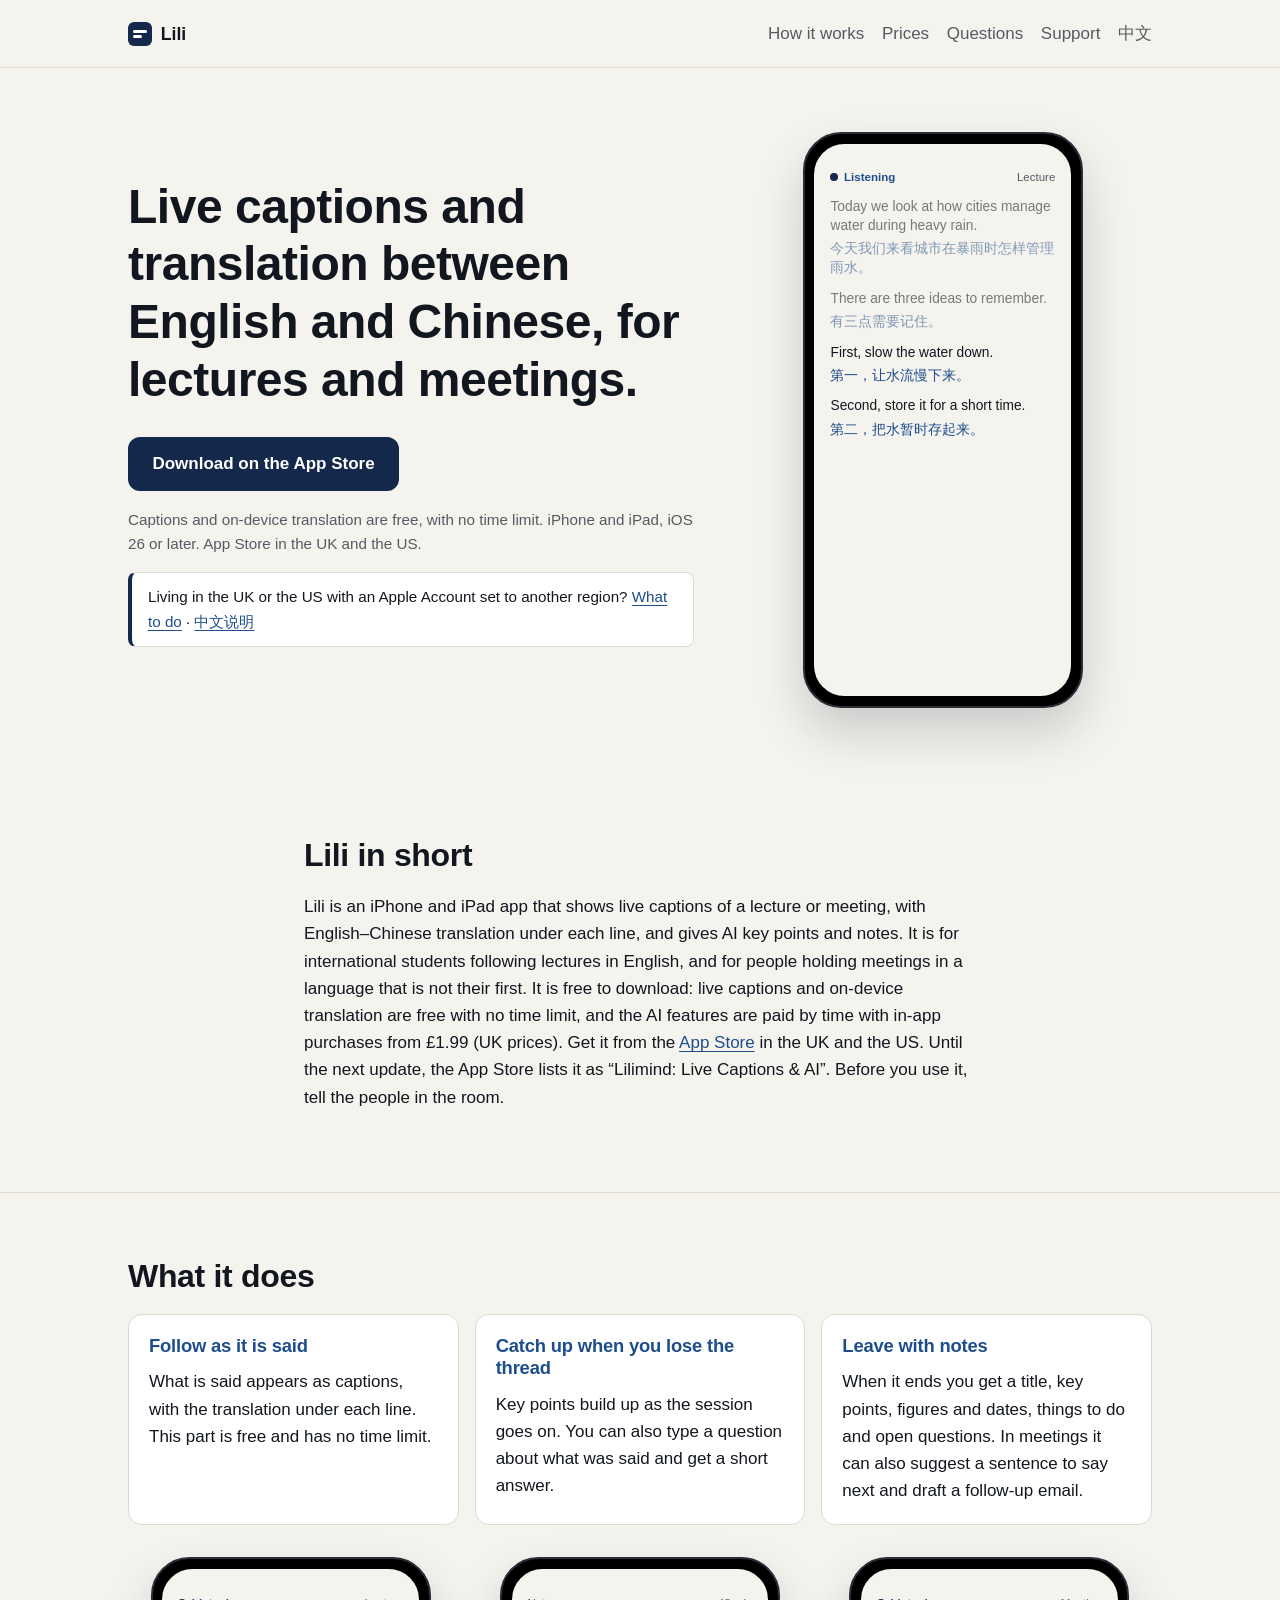
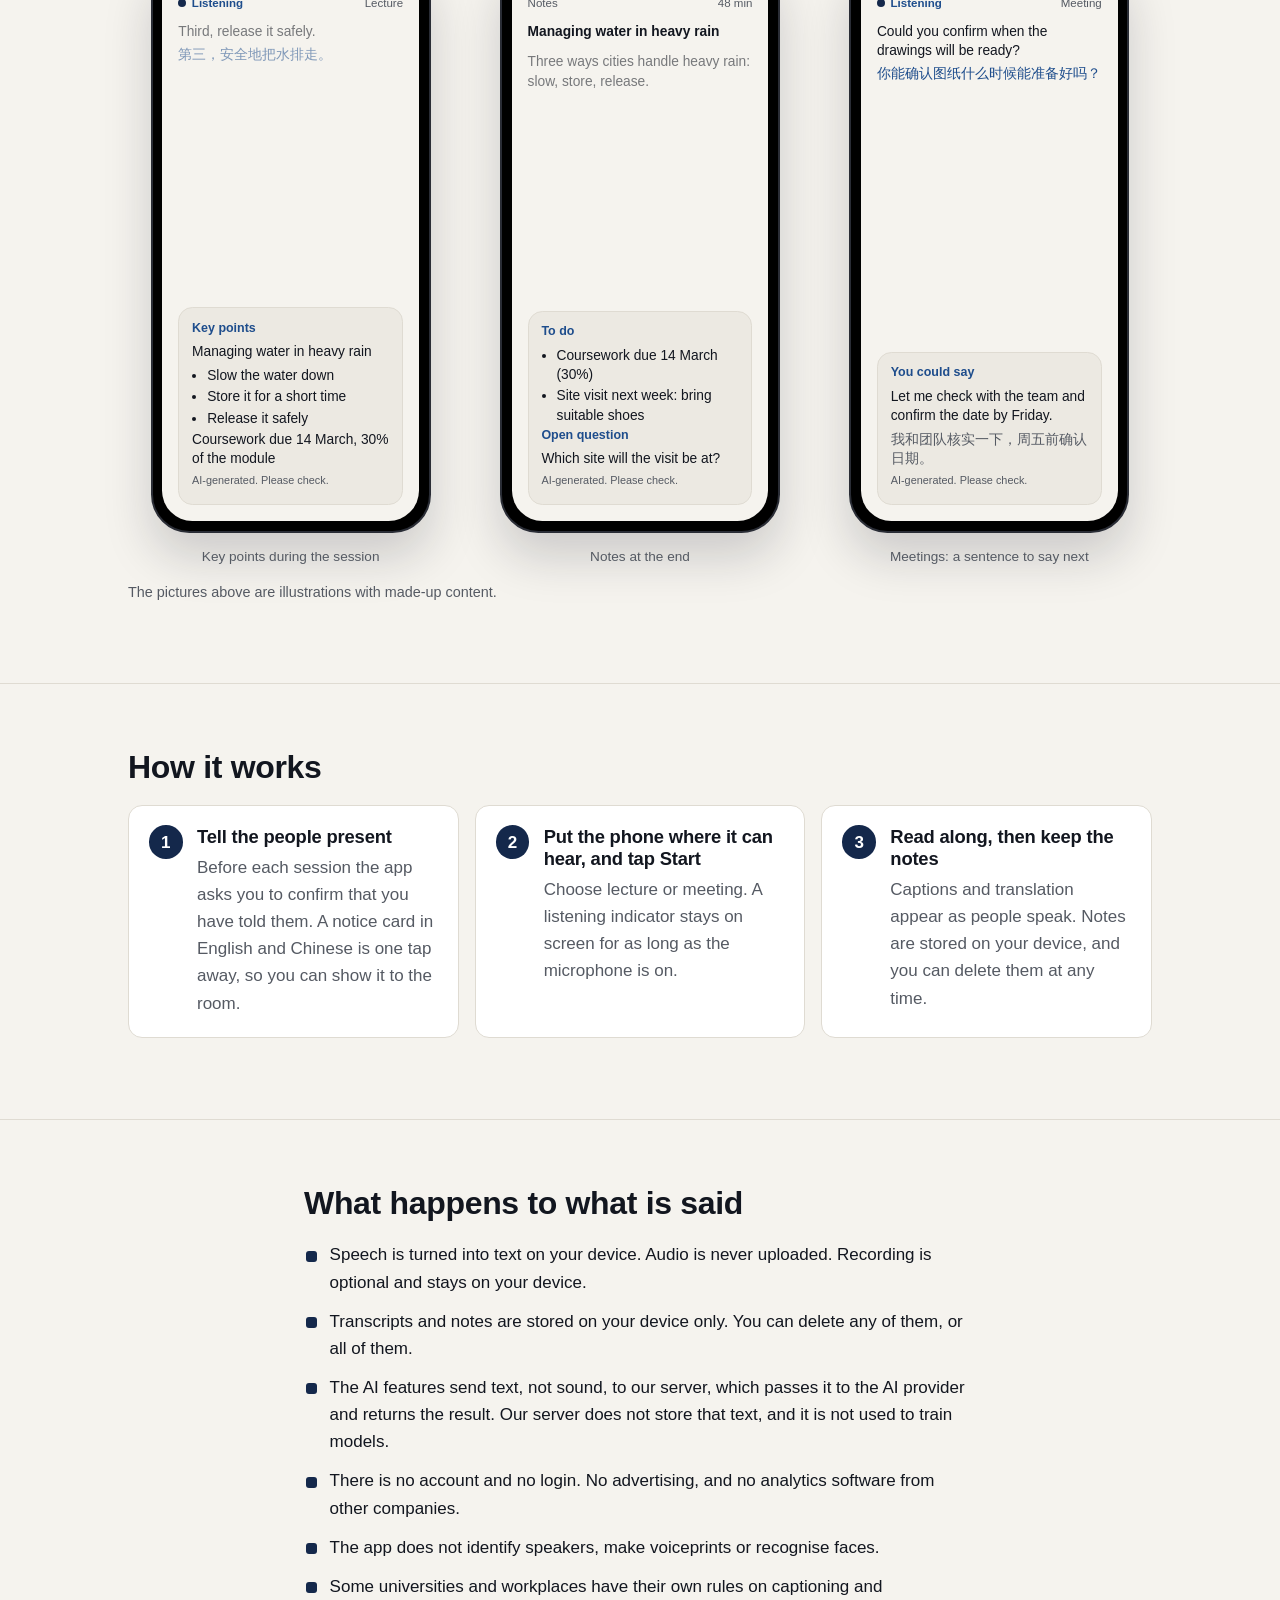
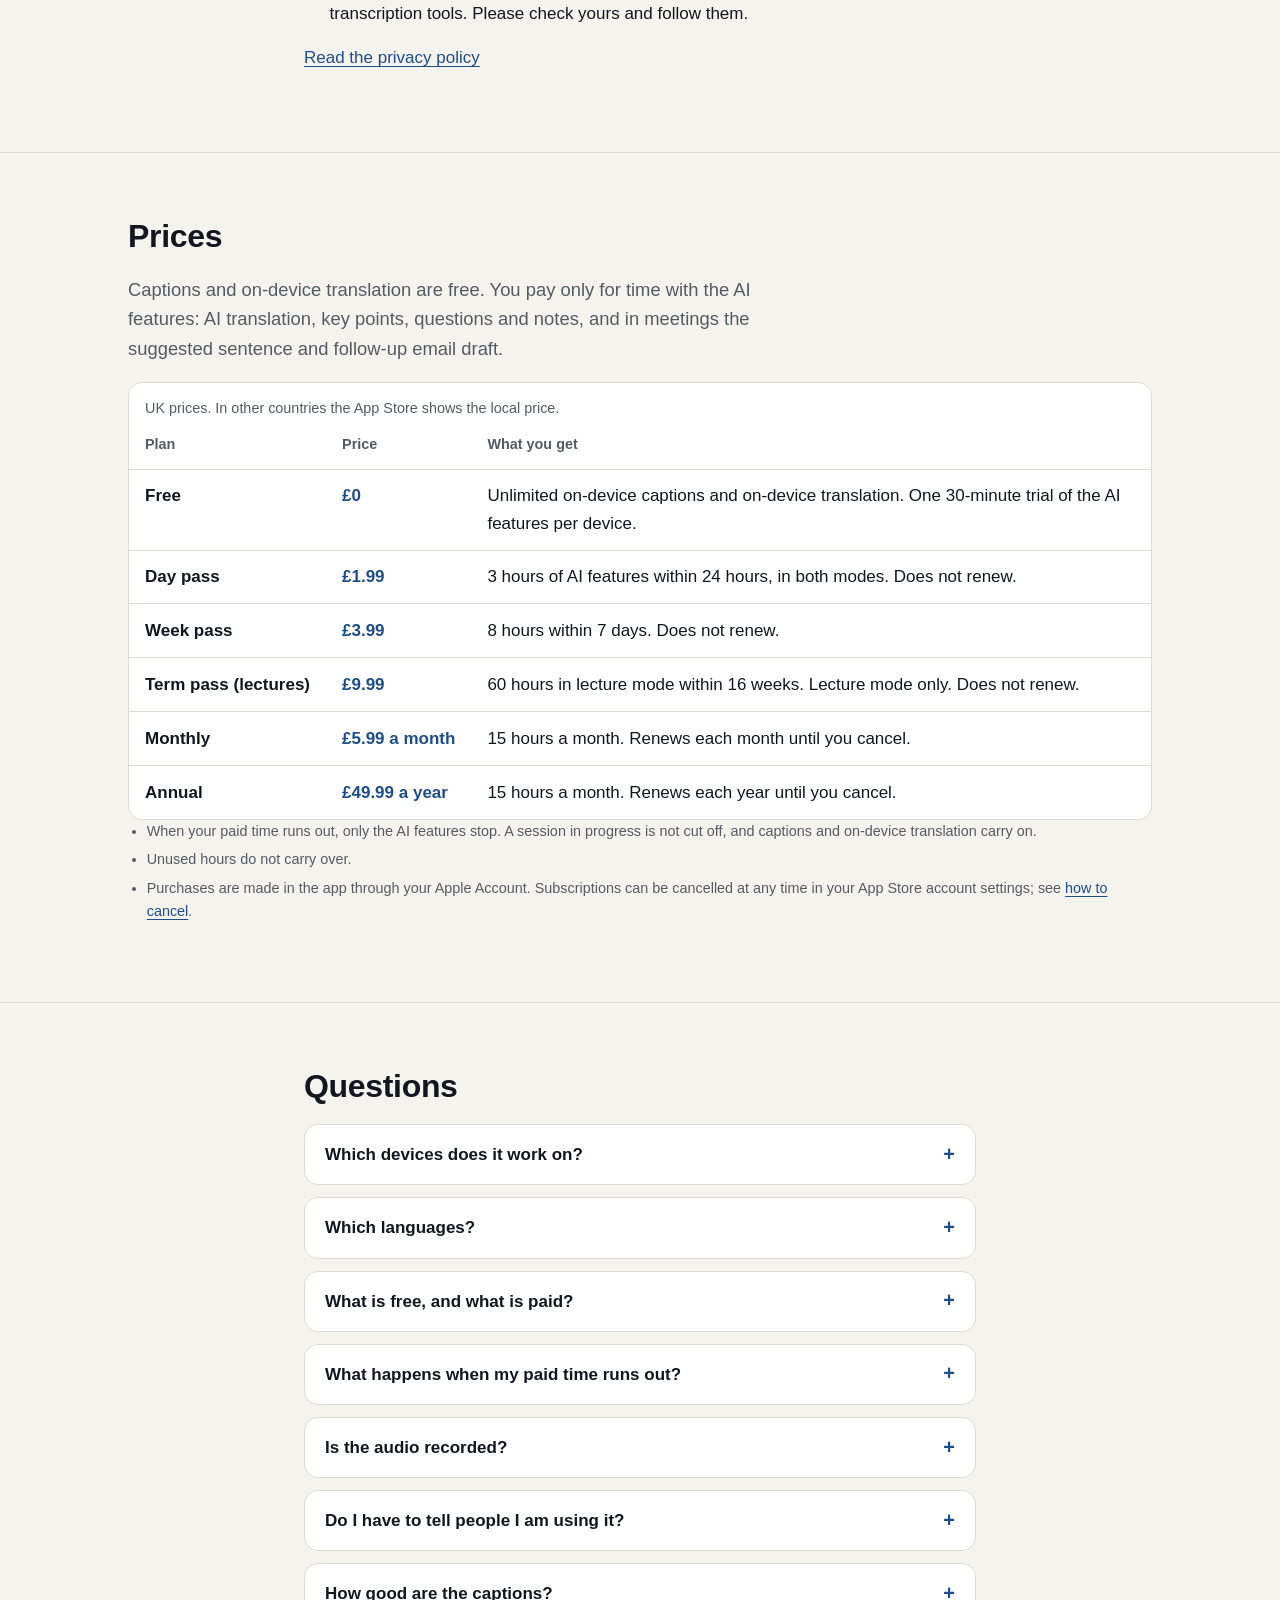
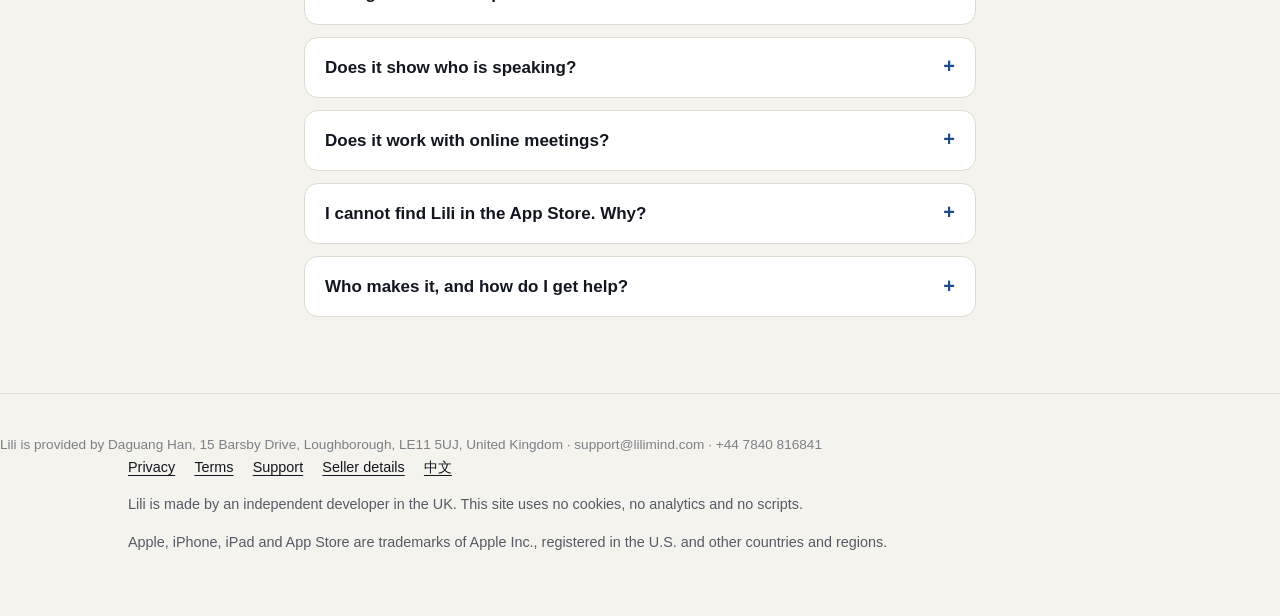
<file: index.html>
<!doctype html>
<html lang="en-GB">
<head>
<meta charset="utf-8">
<meta name="viewport" content="width=device-width, initial-scale=1">
<title>Lili: live English–Chinese captions for lectures and meetings</title>
<meta name="description" content="Lili shows live captions and translation between English and Chinese in lectures and meetings. Free on-device captions. AI key points and notes.">
<meta name="theme-color" content="#F5F3EE" media="(prefers-color-scheme: light)"><meta name="theme-color" content="#0B0F17" media="(prefers-color-scheme: dark)">
<meta name="color-scheme" content="dark">
<link rel="canonical" href="https://lilimind.com/">
<link rel="alternate" hreflang="en" href="https://lilimind.com/">
<link rel="alternate" hreflang="zh-Hans" href="https://lilimind.com/zh/">
<link rel="alternate" hreflang="x-default" href="https://lilimind.com/">
<meta property="og:type" content="website">
<meta property="og:title" content="Lili: live English–Chinese captions for lectures and meetings">
<meta property="og:description" content="Live captions and translation between English and Chinese. Free on-device captions. AI key points and notes.">
<meta property="og:url" content="https://lilimind.com/">
<meta property="og:locale" content="en_GB">
<!-- OG IMAGE SLOT: add <meta property="og:image" content="https://lilimind.com/assets/og.png"> once a 1200 x 630 image exists in assets/ -->
<meta name="apple-itunes-app" content="app-id=6834942605">
<script type="application/ld+json">
{
 "@context": "https://schema.org",
 "@graph": [
  {
   "@type": "MobileApplication",
   "@id": "https://lilimind.com/#app",
   "name": "Lili",
   "alternateName": [
    "Lilimind: Live Captions & AI",
    "Lili live captions"
   ],
   "url": "https://lilimind.com/",
   "downloadUrl": "https://apps.apple.com/app/id6834942605",
   "installUrl": "https://apps.apple.com/app/id6834942605",
   "operatingSystem": "iOS 26 or later, iPadOS 26 or later",
   "availableOnDevice": "iPhone, iPad",
   "applicationCategory": "ProductivityApplication",
   "applicationSubCategory": "Education",
   "countriesSupported": "GB, US",
   "inLanguage": [
    "en",
    "zh-Hans"
   ],
   "isAccessibleForFree": true,
   "offers": {
    "@type": "Offer",
    "price": "0",
    "priceCurrency": "GBP",
    "availability": "https://schema.org/InStock",
    "url": "https://apps.apple.com/app/id6834942605",
    "description": "Free download. Live captions and on-device translation are free with no time limit. AI features are paid by time with in-app purchases: day pass £1.99, week pass £3.99, term pass £9.99, monthly £5.99, annual £49.99 (UK prices)."
   },
   "sameAs": [
    "https://apps.apple.com/app/id6834942605",
    "https://www.youtube.com/@lilimindapp",
    "https://www.instagram.com/lilimindapp/"
   ],
   "description": "Lili shows live captions of a lecture or meeting on iPhone and iPad, with English–Chinese translation under each line, and gives AI key points and notes. Free to download in the UK and US App Store.",
   "featureList": [
    "Live captions of lectures and meetings on iPhone and iPad",
    "English–Chinese translation under each caption line, both directions",
    "AI key points, questions about what was said, and notes",
    "Meeting mode: one suggested sentence to say next, and a follow-up email draft",
    "On-device speech recognition; audio is never uploaded",
    "Built-in notice card to tell the people in the room"
   ]
  },
  {
   "@type": "WebSite",
   "@id": "https://lilimind.com/#website",
   "name": "Lilimind",
   "url": "https://lilimind.com/",
   "inLanguage": [
    "en-GB",
    "zh-Hans"
   ],
   "about": {
    "@id": "https://lilimind.com/#app"
   }
  },
  {
   "@type": "FAQPage",
   "@id": "https://lilimind.com/#faq",
   "inLanguage": "en-GB",
   "mainEntity": [
    {
     "@type": "Question",
     "name": "Which devices does it work on?",
     "acceptedAnswer": {
      "@type": "Answer",
      "text": "iPhone and iPad with iOS 26 or iPadOS 26, or later. There is no Android version."
     }
    },
    {
     "@type": "Question",
     "name": "Which languages?",
     "acceptedAnswer": {
      "@type": "Answer",
      "text": "English and Chinese (Mandarin), in both directions. No other languages in this version."
     }
    },
    {
     "@type": "Question",
     "name": "What is free, and what is paid?",
     "acceptedAnswer": {
      "@type": "Answer",
      "text": "Free, with no time limit: live captions and on-device translation. Each device also gets one 30-minute trial of the AI features. Paid, by time: AI translation, key points, questions about what was said, and notes. In meeting mode, also a suggested sentence to say next and a follow-up email draft."
     }
    },
    {
     "@type": "Question",
     "name": "What happens when my paid time runs out?",
     "acceptedAnswer": {
      "@type": "Answer",
      "text": "Only the AI features stop. The session you are in keeps going, and captions and on-device translation carry on. Passes do not renew, so nothing more is charged unless you buy again."
     }
    },
    {
     "@type": "Question",
     "name": "Do I have to tell people I am using it?",
     "acceptedAnswer": {
      "@type": "Answer",
      "text": "Yes. The app asks you to confirm this before every session, and it has a notice card in English and Chinese that you can show. Some universities and workplaces have their own rules on captioning and transcription tools; check yours first."
     }
    },
    {
     "@type": "Question",
     "name": "Does it work with online meetings?",
     "acceptedAnswer": {
      "@type": "Answer",
      "text": "It captions what the device microphone can hear. It does not join an online meeting as a participant."
     }
    }
   ]
  }
 ]
}
</script>
<link rel="icon" href="data:image/svg+xml,%3Csvg xmlns='http://www.w3.org/2000/svg' viewBox='0 0 32 32'%3E%3Crect width='32' height='32' rx='7' fill='%2314284B'/%3E%3Crect x='7' y='12' width='18' height='3.5' rx='1.5' fill='%23F5F1E6'/%3E%3Crect x='7' y='18.5' width='12' height='3.5' rx='1.5' fill='%23C9A961'/%3E%3C/svg%3E">
<link rel="stylesheet" href="styles.css">
</head>
<body>
<a class="skip" href="#main">Skip to content</a>

<header class="site-header">
  <div class="wrap">
    <a class="brand" href="index.html"><span class="brand-mark" aria-hidden="true"></span>Lili</a>
    <nav aria-label="Main">
      <ul class="nav">
        <li><a href="#how">How it works</a></li>
        <li><a href="#prices">Prices</a></li>
        <li><a href="#faq">Questions</a></li>
        <li><a href="support.html">Support</a></li>
        <li><a href="zh/index.html" lang="zh-Hans" hreflang="zh-Hans">中文</a></li>
      </ul>
    </nav>
  </div>
</header>

<main id="main">

<div class="hero">
  <div class="wrap hero-grid">
    <div>
      <h1>Live captions and translation between English and Chinese, for lectures and meetings.</h1>
      <!-- APP STORE BADGE SLOT: replace the text of this link with Apple's official "Download on the App Store" badge image (developer.apple.com/app-store/marketing/guidelines/). Keep the href. -->
      <p><a class="store-btn" href="https://apps.apple.com/app/id6834942605">Download on the App Store</a></p>
      <p class="hero-facts">Captions and on-device translation are free, with no time limit. iPhone and iPad, iOS 26 or later. App Store in the UK and the US.</p>
      <p class="notice-line">Living in the UK or the US with an Apple Account set to another region? <a href="#apple-id">What to do</a> · <a href="zh/index.html#apple-id" lang="zh-Hans" hreflang="zh-Hans">中文说明</a></p>
    </div>

    <!-- SCREENSHOT 1: lecture mode, captions with translation. Replace this whole <figure> with
         <img src="assets/screen-1.png" width="1320" height="2868" alt="..." class="phone-shot"> when the real capture exists. -->
    <figure class="phone" role="img" aria-label="Illustration of the caption screen: English lecture captions with a Chinese translation under each line, and a Listening indicator at the top.">
      <div class="phone-screen">
        <div class="phone-bar"><span class="listening">Listening</span><span>Lecture</span></div>
        <p class="cap dim">Today we look at how cities manage water during heavy rain.</p>
        <p class="tr dim" lang="zh-Hans">今天我们来看城市在暴雨时怎样管理雨水。</p>
        <p class="cap dim">There are three ideas to remember.</p>
        <p class="tr dim" lang="zh-Hans">有三点需要记住。</p>
        <p class="cap">First, slow the water down.</p>
        <p class="tr" lang="zh-Hans">第一，让水流慢下来。</p>
        <p class="cap">Second, store it for a short time.</p>
        <p class="tr" lang="zh-Hans">第二，把水暂时存起来。</p>
      </div>
    </figure>
  </div>
</div>

<section id="about" aria-labelledby="about-h">
  <div class="wrap narrow">
    <h2 id="about-h">Lili in short</h2>
    <p>Lili is an iPhone and iPad app that shows live captions of a lecture or meeting, with English–Chinese translation under each line, and gives AI key points and notes. It is for international students following lectures in English, and for people holding meetings in a language that is not their first. It is free to download: live captions and on-device translation are free with no time limit, and the AI features are paid by time with in-app purchases from £1.99 (UK prices). Get it from the <a href="https://apps.apple.com/app/id6834942605">App Store</a> in the UK and the US.<!-- STORE-NAME-NOTE: delete the next sentence once version 1.1 renames the listing to Lili --> Until the next update, the App Store lists it as “Lilimind: Live Captions &amp; AI”. Before you use it, tell the people in the room.</p>
  </div>
</section>

<section id="what" aria-labelledby="what-h">
  <div class="wrap">
    <h2 id="what-h">What it does</h2>
    <div class="grid three">
      <div class="card">
        <h3>Follow as it is said</h3>
        <p>What is said appears as captions, with the translation under each line. This part is free and has no time limit.</p>
      </div>
      <div class="card">
        <h3>Catch up when you lose the thread</h3>
        <p>Key points build up as the session goes on. You can also type a question about what was said and get a short answer.</p>
      </div>
      <div class="card">
        <h3>Leave with notes</h3>
        <p>When it ends you get a title, key points, figures and dates, things to do and open questions. In meetings it can also suggest a sentence to say next and draft a follow-up email.</p>
      </div>
    </div>

    <div class="phones">
      <div>
        <!-- SCREENSHOT 2: lecture mode with the key-points panel open. Replace this <figure> with the real capture. -->
        <figure class="phone" role="img" aria-label="Illustration of the key points panel: a topic, three points and one date, marked AI-generated, please check.">
          <div class="phone-screen">
            <div class="phone-bar"><span class="listening">Listening</span><span>Lecture</span></div>
            <p class="cap dim">Third, release it safely.</p>
            <p class="tr dim" lang="zh-Hans">第三，安全地把水排走。</p>
            <div class="panel">
              <p class="panel-title">Key points</p>
              <p>Managing water in heavy rain</p>
              <ul>
                <li>Slow the water down</li>
                <li>Store it for a short time</li>
                <li>Release it safely</li>
              </ul>
              <p>Coursework due 14 March, 30% of the module</p>
              <p class="ai-label">AI-generated. Please check.</p>
            </div>
          </div>
        </figure>
        <p class="phone-caption">Key points during the session</p>
      </div>
      <div>
        <!-- SCREENSHOT 3: notes screen after a session ends. Replace this <figure> with the real capture. -->
        <figure class="phone" role="img" aria-label="Illustration of the notes screen: a title, a one-line summary, key points, things to do and an open question, marked AI-generated, please check.">
          <div class="phone-screen">
            <div class="phone-bar"><span>Notes</span><span>48 min</span></div>
            <p class="cap"><strong>Managing water in heavy rain</strong></p>
            <p class="cap dim">Three ways cities handle heavy rain: slow, store, release.</p>
            <div class="panel">
              <p class="panel-title">To do</p>
              <ul>
                <li>Coursework due 14 March (30%)</li>
                <li>Site visit next week: bring suitable shoes</li>
              </ul>
              <p class="panel-title">Open question</p>
              <p>Which site will the visit be at?</p>
              <p class="ai-label">AI-generated. Please check.</p>
            </div>
          </div>
        </figure>
        <p class="phone-caption">Notes at the end</p>
      </div>
      <div>
        <!-- SCREENSHOT 4: meeting mode with the what-to-say card. Replace this <figure> with the real capture. -->
        <figure class="phone" role="img" aria-label="Illustration of meeting mode: a caption with its translation, and a card suggesting one sentence to say next, marked AI-generated, please check.">
          <div class="phone-screen">
            <div class="phone-bar"><span class="listening">Listening</span><span>Meeting</span></div>
            <p class="cap">Could you confirm when the drawings will be ready?</p>
            <p class="tr" lang="zh-Hans">你能确认图纸什么时候能准备好吗？</p>
            <div class="panel">
              <p class="panel-title">You could say</p>
              <p>Let me check with the team and confirm the date by Friday.</p>
              <p class="muted" lang="zh-Hans">我和团队核实一下，周五前确认日期。</p>
              <p class="ai-label">AI-generated. Please check.</p>
            </div>
          </div>
        </figure>
        <p class="phone-caption">Meetings: a sentence to say next</p>
      </div>
    </div>
    <p class="small muted">The pictures above are illustrations with made-up content.</p>
  </div>
</section>

<section id="how" aria-labelledby="how-h">
  <div class="wrap">
    <h2 id="how-h">How it works</h2>
    <ol class="steps grid three">
      <li>
        <h3>Tell the people present</h3>
        <p>Before each session the app asks you to confirm that you have told them. A notice card in English and Chinese is one tap away, so you can show it to the room.</p>
      </li>
      <li>
        <h3>Put the phone where it can hear, and tap Start</h3>
        <p>Choose lecture or meeting. A listening indicator stays on screen for as long as the microphone is on.</p>
      </li>
      <li>
        <h3>Read along, then keep the notes</h3>
        <p>Captions and translation appear as people speak. Notes are stored on your device, and you can delete them at any time.</p>
      </li>
    </ol>
  </div>
</section>

<section id="privacy" aria-labelledby="privacy-h">
  <div class="wrap narrow">
    <h2 id="privacy-h">What happens to what is said</h2>
    <!-- SCREENSHOT 5 slot: the bilingual notice card can be shown here once captured. -->
    <ul class="ticks">
      <li>Speech is turned into text on your device. Audio is never uploaded. Recording is optional and stays on your device.</li>
      <li>Transcripts and notes are stored on your device only. You can delete any of them, or all of them.</li>
      <li>The AI features send text, not sound, to our server, which passes it to the AI provider and returns the result. Our server does not store that text, and it is not used to train models.</li>
      <li>There is no account and no login. No advertising, and no analytics software from other companies.</li>
      <li>The app does not identify speakers, make voiceprints or recognise faces.</li>
      <li>Some universities and workplaces have their own rules on captioning and transcription tools. Please check yours and follow them.</li>
    </ul>
    <p><a href="privacy.html">Read the privacy policy</a></p>
  </div>
</section>

<section id="prices" aria-labelledby="prices-h">
  <div class="wrap">
    <h2 id="prices-h">Prices</h2>
    <p class="lead">Captions and on-device translation are free. You pay only for time with the AI features: AI translation, key points, questions and notes, and in meetings the suggested sentence and follow-up email draft.</p>
    <!-- SCREENSHOT 6 slot: the plans screen can be shown here once captured. -->
    <div class="table-wrap" role="region" aria-labelledby="prices-h" tabindex="0">
      <table role="table">
        <caption>UK prices. In other countries the App Store shows the local price.</caption>
        <thead role="rowgroup">
          <tr role="row"><th scope="col" role="columnheader">Plan</th><th scope="col" role="columnheader">Price</th><th scope="col" role="columnheader">What you get</th></tr>
        </thead>
        <tbody role="rowgroup">
          <tr role="row"><th scope="row" role="rowheader">Free</th><td class="price" role="cell">£0</td><td role="cell">Unlimited on-device captions and on-device translation. One 30-minute trial of the AI features per device.</td></tr>
          <tr role="row"><th scope="row" role="rowheader">Day pass</th><td class="price" role="cell">£1.99</td><td role="cell">3 hours of AI features within 24 hours, in both modes. Does not renew.</td></tr>
          <tr role="row"><th scope="row" role="rowheader">Week pass</th><td class="price" role="cell">£3.99</td><td role="cell">8 hours within 7 days. Does not renew.</td></tr>
          <tr role="row"><th scope="row" role="rowheader">Term pass (lectures)</th><td class="price" role="cell">£9.99</td><td role="cell">60 hours in lecture mode within 16 weeks. Lecture mode only. Does not renew.</td></tr>
          <tr role="row"><th scope="row" role="rowheader">Monthly</th><td class="price" role="cell">£5.99 a month</td><td role="cell">15 hours a month. Renews each month until you cancel.</td></tr>
          <tr role="row"><th scope="row" role="rowheader">Annual</th><td class="price" role="cell">£49.99 a year</td><td role="cell">15 hours a month. Renews each year until you cancel.</td></tr>
        </tbody>
      </table>
    </div>
    <ul class="small muted">
      <li>When your paid time runs out, only the AI features stop. A session in progress is not cut off, and captions and on-device translation carry on.</li>
      <li>Unused hours do not carry over.</li>
      <li>Purchases are made in the app through your Apple Account. Subscriptions can be cancelled at any time in your App Store account settings; see <a href="support.html#cancel">how to cancel</a>.</li>
    </ul>
  </div>
</section>

<section id="faq" aria-labelledby="faq-h">
  <div class="wrap narrow">
    <h2 id="faq-h">Questions</h2>

    <details>
      <summary>Which devices does it work on?</summary>
      <div class="answer">
        <p>iPhone and iPad with iOS 26 or iPadOS 26, or later. There is no Android version.</p>
      </div>
    </details>

    <details>
      <summary>Which languages?</summary>
      <div class="answer">
        <p>English and Chinese (Mandarin), in both directions. No other languages in this version.</p>
      </div>
    </details>

    <details>
      <summary>What is free, and what is paid?</summary>
      <div class="answer">
        <p>Free, with no time limit: live captions and on-device translation. Each device also gets one 30-minute trial of the AI features.</p>
        <p>Paid, by time: AI translation, key points, questions about what was said, and notes. In meeting mode, also a suggested sentence to say next and a follow-up email draft. See <a href="#prices">prices</a>.</p>
      </div>
    </details>

    <details>
      <summary>What happens when my paid time runs out?</summary>
      <div class="answer">
        <p>Only the AI features stop. The session you are in keeps going, and captions and on-device translation carry on. Passes do not renew, so nothing more is charged unless you buy again.</p>
      </div>
    </details>

    <details>
      <summary>Is the audio recorded?</summary>
      <div class="answer">
        <p>Audio is never uploaded. Recording is optional and stays on your device. Speech is turned into text on your device, and the transcript and notes are stored on your device.</p>
        <p>You still need to tell the people present before you start, and to follow the rules of the place you are in. In some US states, including California, everyone taking part must agree before a private conversation is recorded or captured, so ask everyone first, and always before you turn recording on.</p>
      </div>
    </details>

    <details>
      <summary>Do I have to tell people I am using it?</summary>
      <div class="answer">
        <p>Yes. The app asks you to confirm this before every session, and it has a notice card in English and Chinese that you can show. Some universities and workplaces have their own rules on captioning and transcription tools; check yours first.</p>
      </div>
    </details>

    <details>
      <summary>How good are the captions?</summary>
      <div class="answer">
        <p>They contain mistakes, more so with strong accents, background noise, fast speech and specialist terms. We do not publish accuracy figures. The captions are free, so the best test is ten minutes in your own lecture room or meeting.</p>
        <p>Everything the AI features produce is marked "AI-generated. Please check."</p>
      </div>
    </details>

    <details>
      <summary>Does it show who is speaking?</summary>
      <div class="answer">
        <p>No. Captions do not say who is speaking.</p>
      </div>
    </details>

    <details>
      <summary>Does it work with online meetings?</summary>
      <div class="answer">
        <p>It captions what the device microphone can hear. It does not join an online meeting as a participant.</p>
      </div>
    </details>

    <details id="apple-id">
      <summary>I cannot find Lili in the App Store. Why?</summary>
      <div class="answer">
        <p>Lili is on the App Store in the UK and the US only. If you live in the UK or the US but your Apple Account is set to another country or region, the app does not appear in search.</p>
        <p>You can use a second Apple Account, set to the UK or the US, for the App Store only. Your iCloud, photos and messages stay on your main account.</p>
        <ol>
          <li>Create a new Apple Account at account.apple.com with a different email address. Set its country or region to where you live now.</li>
          <li>On the iPhone, open Settings, tap your name, tap Media &amp; Purchases, then Sign Out. This signs out of the store only, not iCloud.</li>
          <li>Tap Media &amp; Purchases again, choose "Not [your name]?" and sign in with the new account.</li>
          <li>Search for Lili and download it. The free captions work straight away.</li>
          <li>To update apps from your first account, switch back the same way.</li>
        </ol>
        <p>Before you do this:</p>
        <ul>
          <li>It takes about ten minutes the first time.</li>
          <li>Apple says you cannot update content bought with a different account from the one signed in, so apps from your first account wait for their updates until you switch back (<a href="https://support.apple.com/en-us/111001">support.apple.com/en-us/111001</a>).</li>
          <li>Apple's help page on music says purchases tied to the account you sign out of are removed from the device. If you keep downloaded music or films from your first account on the phone, expect to download them again.</li>
          <li>Apple describes the Media &amp; Purchases steps in the checklist at <a href="https://support.apple.com/en-us/117294">support.apple.com/en-us/117294</a>.</li>
          <li>The free features need no payment method. To buy a pass or subscribe you need a payment method accepted by the App Store in that country.</li>
          <li>Cloud AI features are not available while you are in mainland China. Captions and on-device translation still work there.</li>
          <li>A purchase belongs to the Apple Account that bought it. To restore a pass or manage a subscription, sign in with that account.</li>
          <li>Choose the country you really live in.</li>
        </ul>
        <p>The other way is to change the region of your existing account. Apple's steps are at <a href="https://support.apple.com/en-us/118283">support.apple.com/en-us/118283</a>. It affects your balance, subscriptions and payment methods, so read them first.</p>
        <p><a href="zh/index.html#apple-id" lang="zh-Hans" hreflang="zh-Hans">中文说明</a></p>
      </div>
    </details>

    <details>
      <summary>Who makes it, and how do I get help?</summary>
      <div class="answer">
        <p>Lili is made by an independent developer in the UK. For help, see the <a href="support.html">support page</a> or write to <a href="mailto:support@lilimind.com">support@lilimind.com</a>.</p>
      </div>
    </details>
  </div>
</section>

</main>

<footer class="site-footer">
      <p class="seller">Lili is provided by Daguang Han, 15 Barsby Drive, Loughborough, LE11 5UJ, United Kingdom · support@lilimind.com · +44 7840 816841</p>
  <div class="wrap">
    <ul>
      <li><a href="privacy.html">Privacy</a></li>
      <li><a href="terms.html">Terms</a></li>
      <li><a href="support.html">Support</a></li>
      <li><a href="support.html#seller">Seller details</a></li>
      <li><a href="zh/index.html" lang="zh-Hans" hreflang="zh-Hans">中文</a></li>
    </ul>
    <p>Lili is made by an independent developer in the UK. This site uses no cookies, no analytics and no scripts.</p>
    <p>Apple, iPhone, iPad and App Store are trademarks of Apple Inc., registered in the U.S. and other countries and regions.</p>
  </div>
</footer>
</body>
</html>
</file>
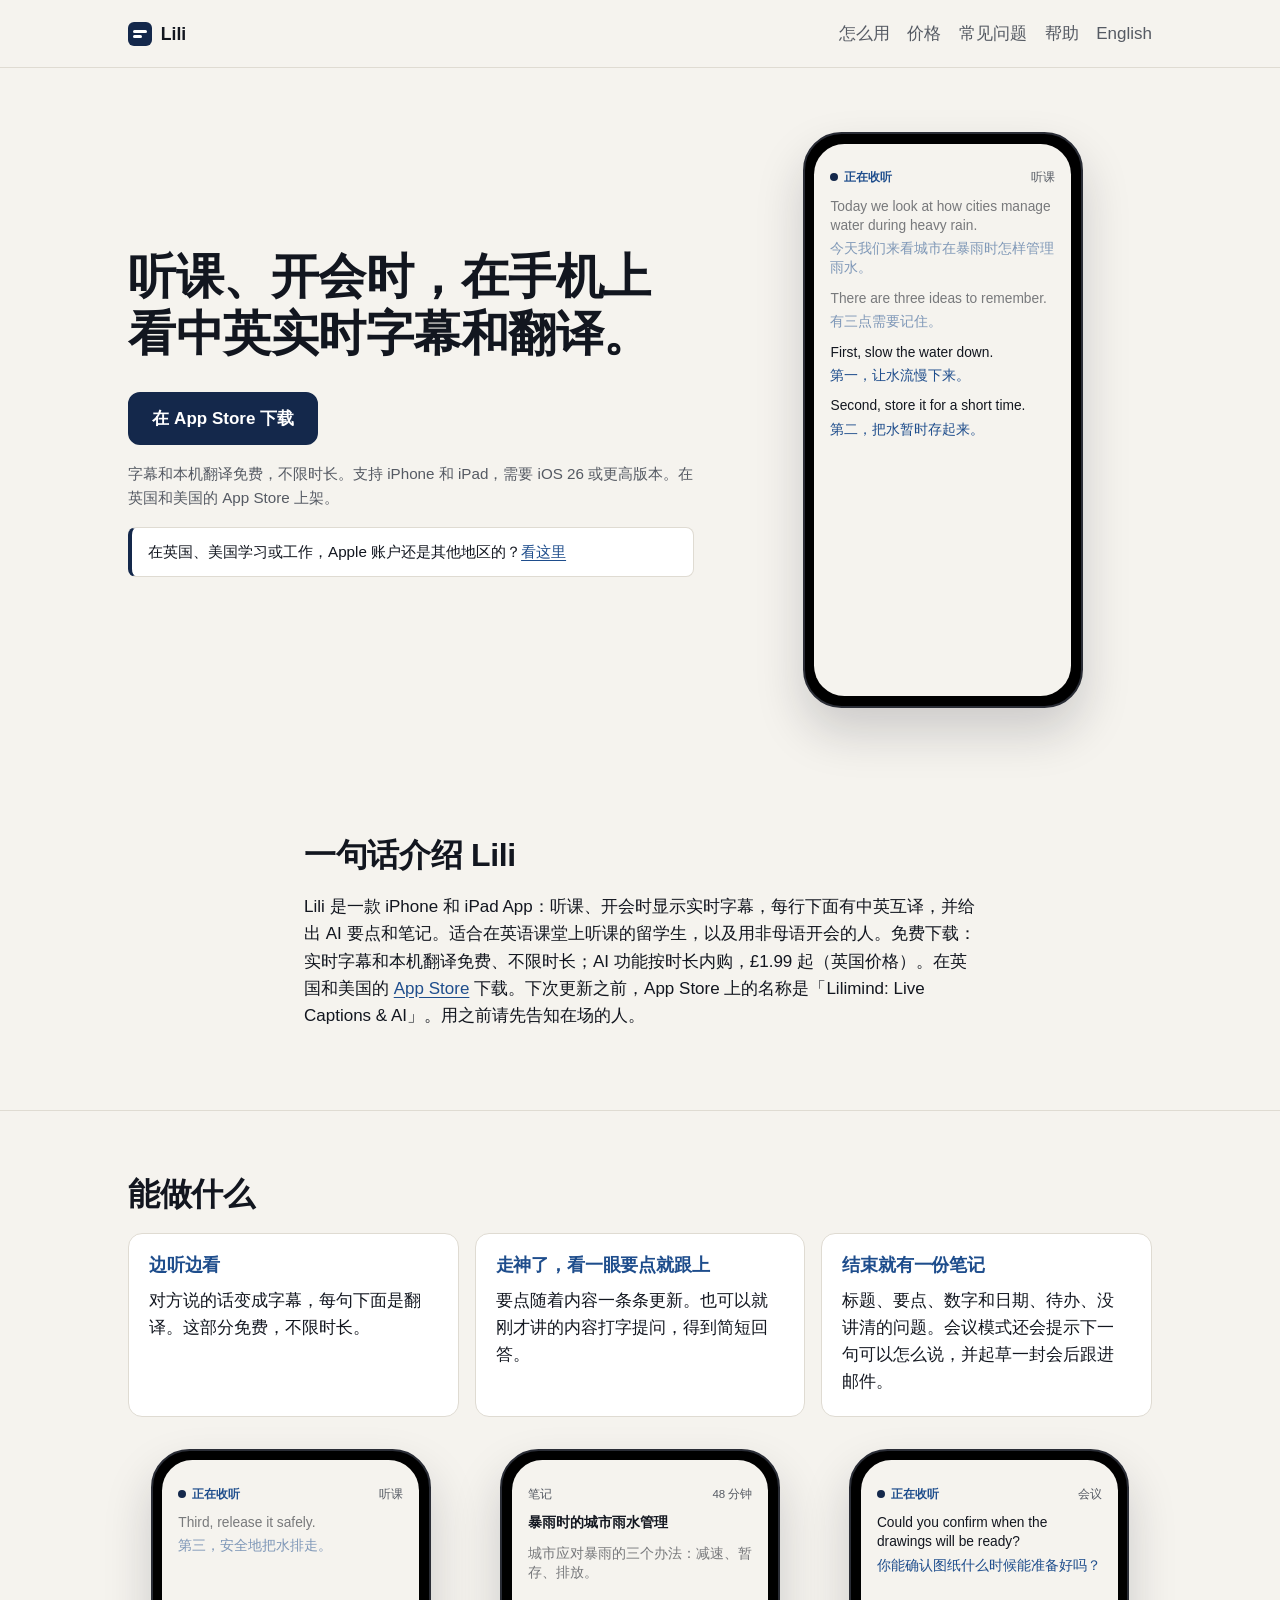
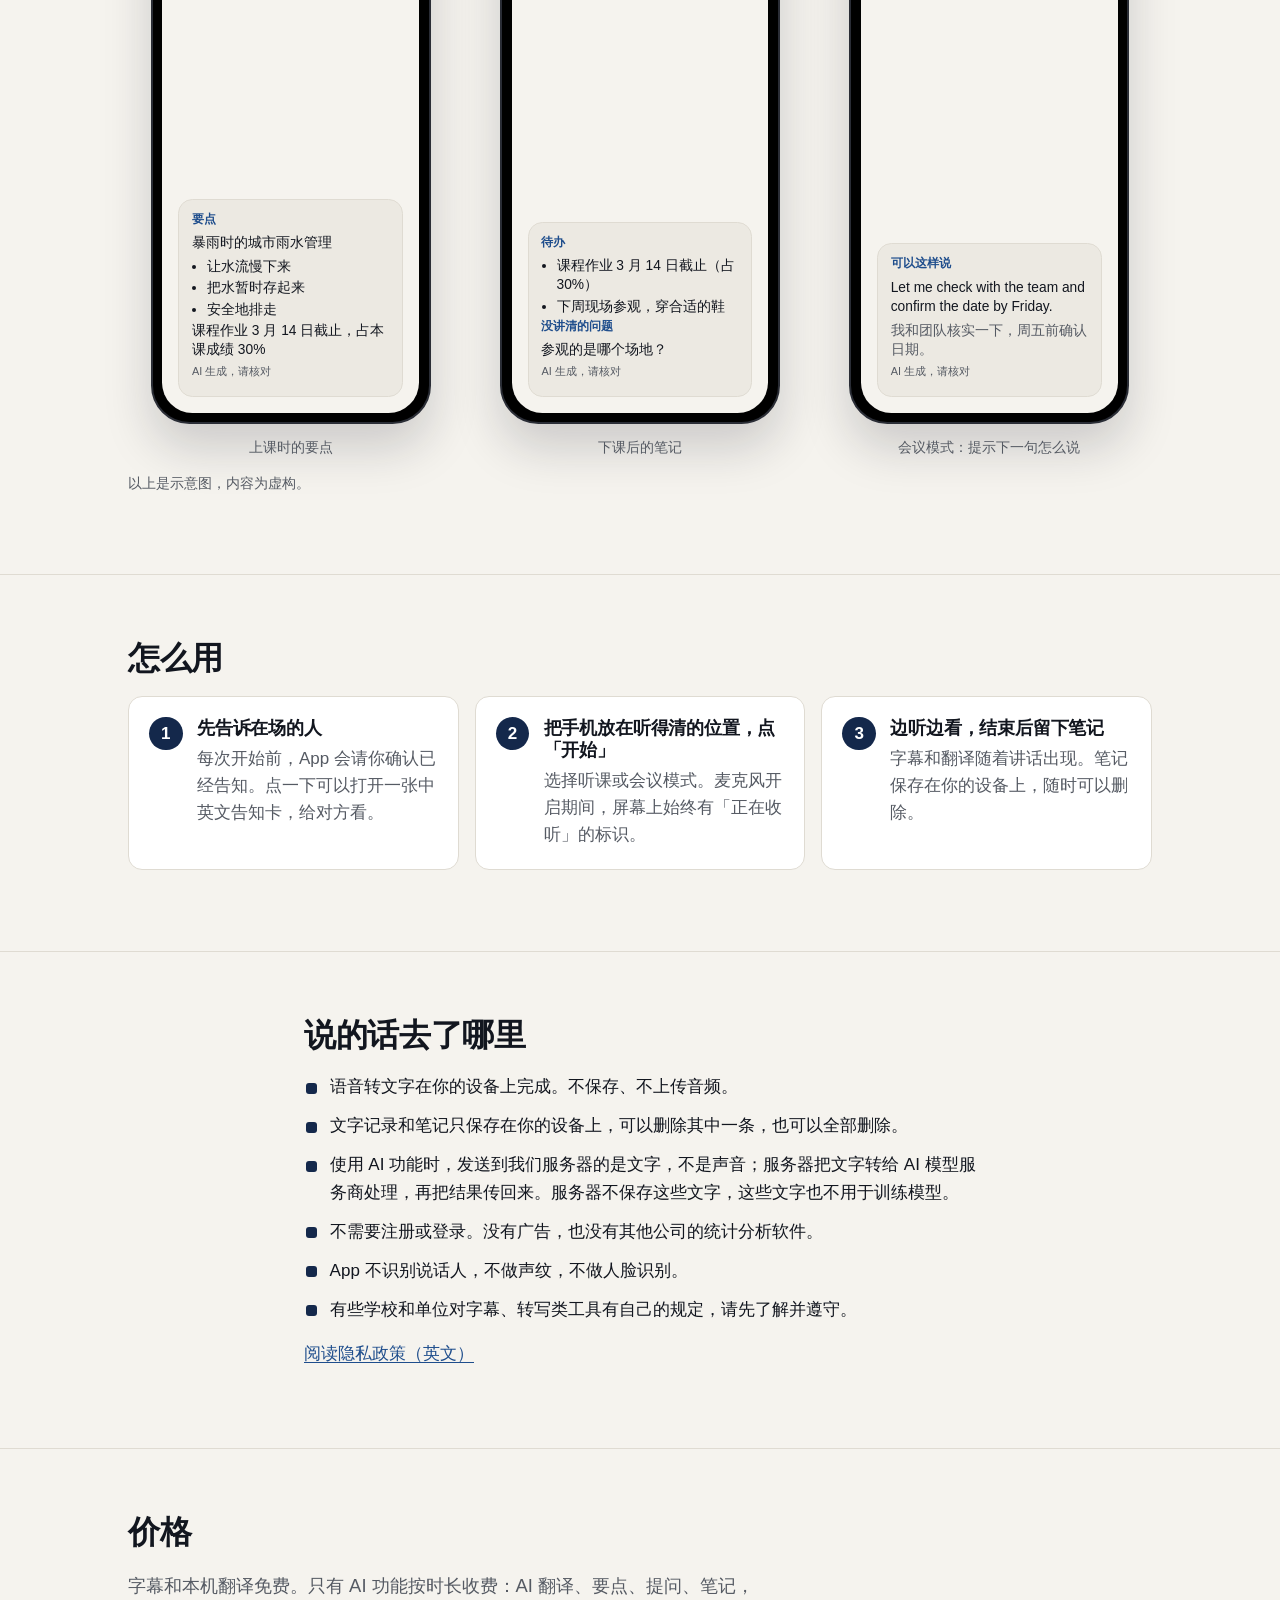
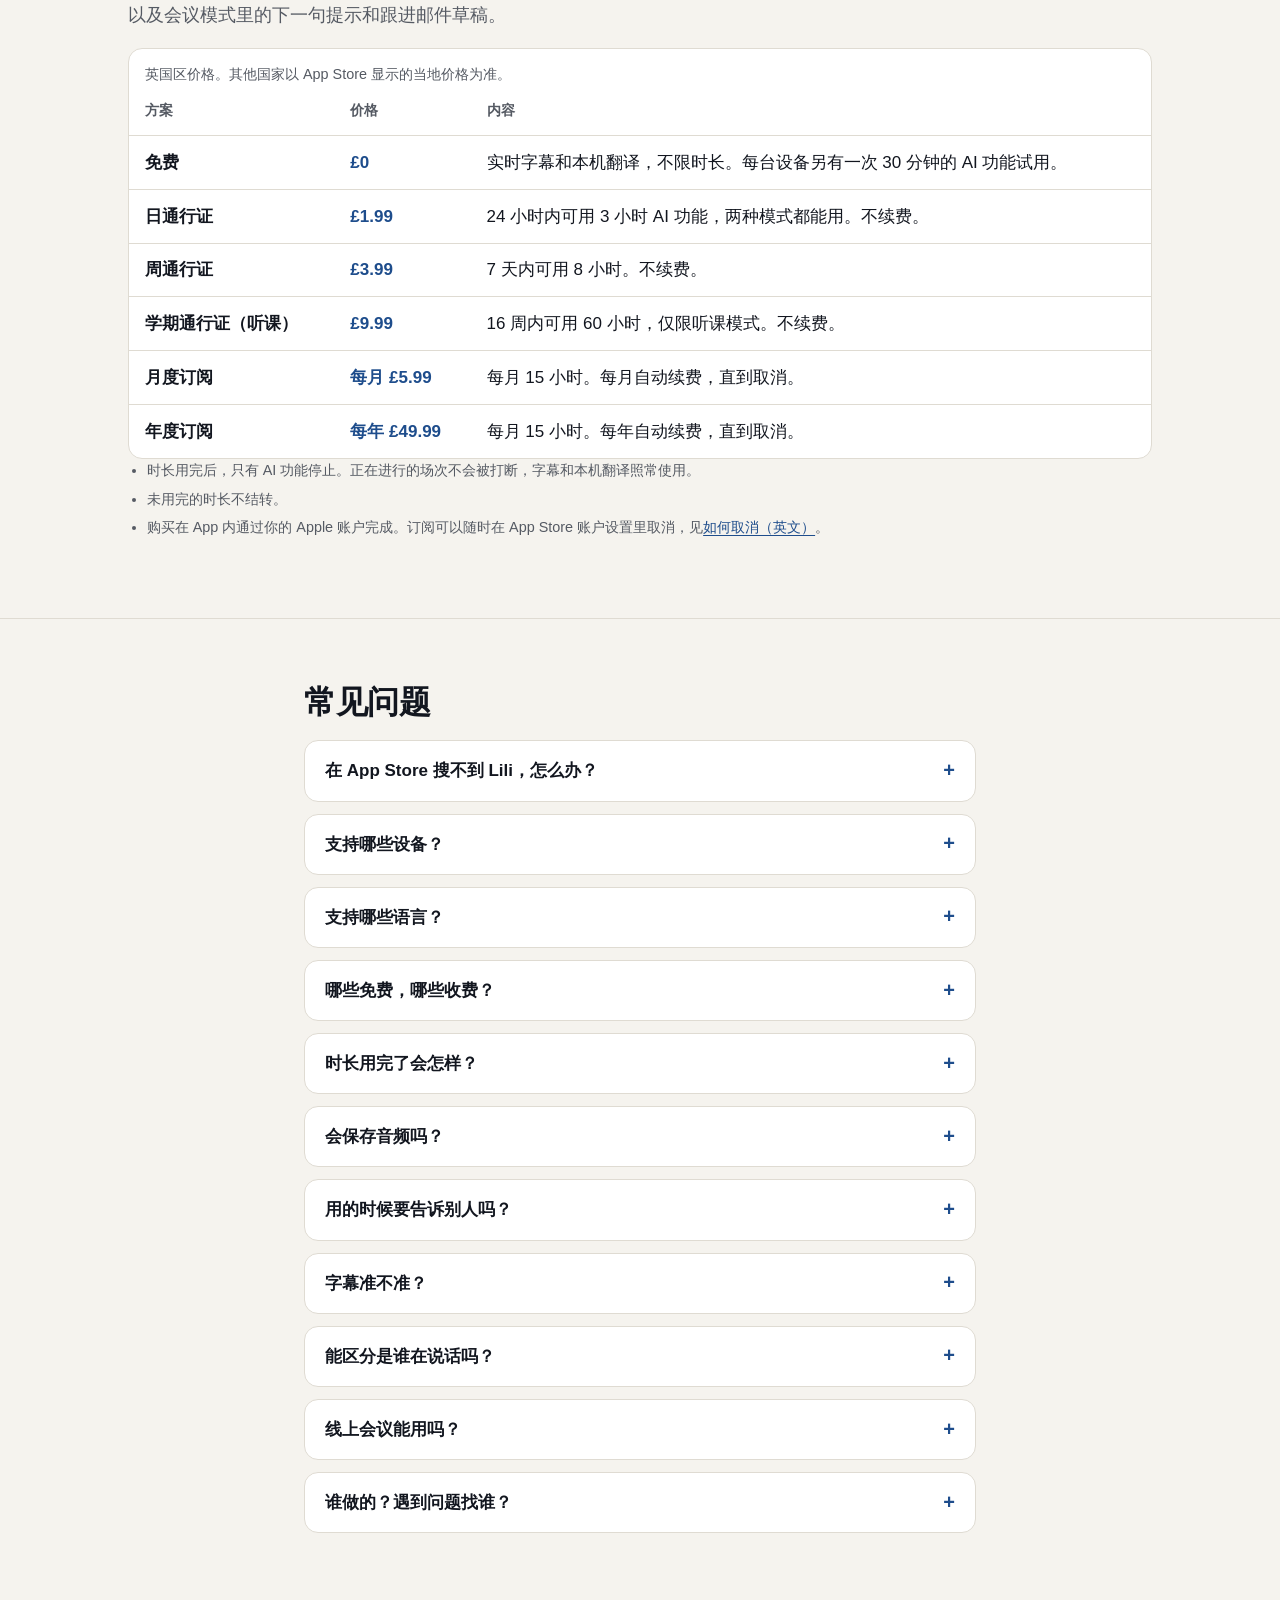
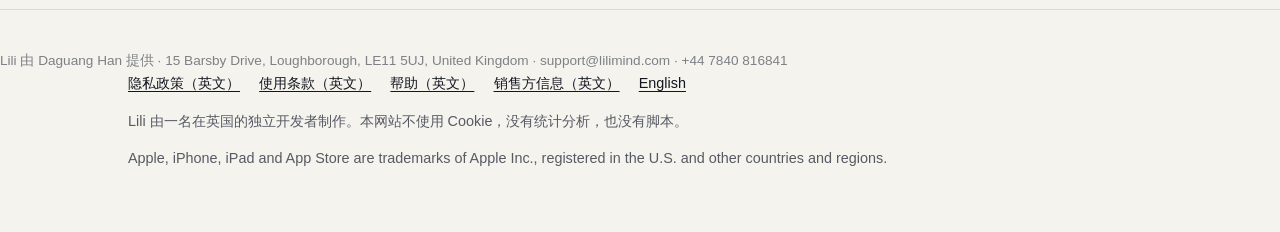
<file: zh/index.html>
<!doctype html>
<html lang="zh-Hans">
<head>
<meta charset="utf-8">
<meta name="viewport" content="width=device-width, initial-scale=1">
<title>Lili：听课、开会时的中英实时字幕与翻译</title>
<meta name="description" content="Lili 在听课和开会时显示实时字幕，并在英文和中文之间翻译。字幕和本机翻译免费，另有 AI 要点和笔记。">
<meta name="theme-color" content="#F5F3EE" media="(prefers-color-scheme: light)"><meta name="theme-color" content="#0B0F17" media="(prefers-color-scheme: dark)">
<meta name="color-scheme" content="dark">
<link rel="canonical" href="https://lilimind.com/zh/">
<link rel="alternate" hreflang="en" href="https://lilimind.com/">
<link rel="alternate" hreflang="zh-Hans" href="https://lilimind.com/zh/">
<link rel="alternate" hreflang="x-default" href="https://lilimind.com/">
<meta property="og:type" content="website">
<meta property="og:title" content="Lili：听课、开会时的中英实时字幕与翻译">
<meta property="og:description" content="听课和开会时显示实时字幕，并在英文和中文之间翻译。字幕和本机翻译免费，另有 AI 要点和笔记。">
<meta property="og:url" content="https://lilimind.com/zh/">
<meta property="og:locale" content="zh_CN">
<meta name="apple-itunes-app" content="app-id=6834942605">
<script type="application/ld+json">
{
 "@context": "https://schema.org",
 "@graph": [
  {
   "@type": "MobileApplication",
   "@id": "https://lilimind.com/#app",
   "name": "Lili",
   "alternateName": [
    "Lilimind: Live Captions & AI",
    "Lili live captions"
   ],
   "url": "https://lilimind.com/",
   "downloadUrl": "https://apps.apple.com/app/id6834942605",
   "installUrl": "https://apps.apple.com/app/id6834942605",
   "operatingSystem": "iOS 26 or later, iPadOS 26 or later",
   "availableOnDevice": "iPhone, iPad",
   "applicationCategory": "ProductivityApplication",
   "applicationSubCategory": "Education",
   "countriesSupported": "GB, US",
   "inLanguage": [
    "en",
    "zh-Hans"
   ],
   "isAccessibleForFree": true,
   "offers": {
    "@type": "Offer",
    "price": "0",
    "priceCurrency": "GBP",
    "availability": "https://schema.org/InStock",
    "url": "https://apps.apple.com/app/id6834942605",
    "description": "Free download. Live captions and on-device translation are free with no time limit. AI features are paid by time with in-app purchases: day pass £1.99, week pass £3.99, term pass £9.99, monthly £5.99, annual £49.99 (UK prices)."
   },
   "sameAs": [
    "https://apps.apple.com/app/id6834942605",
    "https://www.youtube.com/@lilimindapp",
    "https://www.instagram.com/lilimindapp/"
   ],
   "description": "Lili 在 iPhone 和 iPad 上为听课、开会显示实时字幕，每行下面有中英互译，并给出 AI 要点和笔记。可在英国、美国 App Store 免费下载。",
   "featureList": [
    "iPhone、iPad 上听课、开会的实时字幕",
    "每行字幕下显示中英互译",
    "AI 要点、针对刚才内容的提问、笔记",
    "会议模式：下一句提示和跟进邮件草稿",
    "语音转文字在设备上完成，不上传音频",
    "内置中英文告知卡，用之前告知在场的人"
   ]
  },
  {
   "@type": "WebSite",
   "@id": "https://lilimind.com/#website",
   "name": "Lilimind",
   "url": "https://lilimind.com/",
   "inLanguage": [
    "en-GB",
    "zh-Hans"
   ],
   "about": {
    "@id": "https://lilimind.com/#app"
   }
  },
  {
   "@type": "FAQPage",
   "@id": "https://lilimind.com/zh/#faq",
   "inLanguage": "zh-Hans",
   "mainEntity": [
    {
     "@type": "Question",
     "name": "支持哪些设备？",
     "acceptedAnswer": {
      "@type": "Answer",
      "text": "iPhone 和 iPad，需要 iOS 26 或 iPadOS 26 及以上。没有安卓版。"
     }
    },
    {
     "@type": "Question",
     "name": "支持哪些语言？",
     "acceptedAnswer": {
      "@type": "Answer",
      "text": "英文和中文（普通话），两个方向都可以。这个版本没有其他语言。"
     }
    },
    {
     "@type": "Question",
     "name": "哪些免费，哪些收费？",
     "acceptedAnswer": {
      "@type": "Answer",
      "text": "免费、不限时：实时字幕和本机翻译。每台设备另有一次 30 分钟的 AI 功能试用。 按时长收费：AI 翻译、要点、针对刚才内容的提问、笔记；会议模式另有下一句提示和跟进邮件草稿。"
     }
    },
    {
     "@type": "Question",
     "name": "时长用完了会怎样？",
     "acceptedAnswer": {
      "@type": "Answer",
      "text": "只有 AI 功能停止。正在进行的场次继续，字幕和本机翻译照常使用。通行证不会自动续费，不再购买就不会再扣款。"
     }
    },
    {
     "@type": "Question",
     "name": "用的时候要告诉别人吗？",
     "acceptedAnswer": {
      "@type": "Answer",
      "text": "要。每次开始前，App 都会请你确认已经告知在场的人，并提供一张中英文告知卡。有些学校和单位对字幕、转写类工具有自己的规定，请先了解。美国有些州（包括加州）要求在场所有人都同意后才能录音或转写私人谈话，所以请先问过每个人；打开录音前更要先征得同意。"
     }
    },
    {
     "@type": "Question",
     "name": "线上会议能用吗？",
     "acceptedAnswer": {
      "@type": "Answer",
      "text": "它转写的是设备麦克风听得到的声音，不会作为参会者加入线上会议。"
     }
    }
   ]
  }
 ]
}
</script>
<!-- OG IMAGE SLOT: add <meta property="og:image" content="https://lilimind.com/assets/og.png"> once the image exists in assets/ -->
<link rel="icon" href="data:image/svg+xml,%3Csvg xmlns='http://www.w3.org/2000/svg' viewBox='0 0 32 32'%3E%3Crect width='32' height='32' rx='7' fill='%2314284B'/%3E%3Crect x='7' y='12' width='18' height='3.5' rx='1.5' fill='%23F5F1E6'/%3E%3Crect x='7' y='18.5' width='12' height='3.5' rx='1.5' fill='%23C9A961'/%3E%3C/svg%3E">
<link rel="stylesheet" href="../styles.css">
</head>
<body>
<a class="skip" href="#main">跳到正文</a>

<header class="site-header">
  <div class="wrap">
    <a class="brand" href="index.html"><span class="brand-mark" aria-hidden="true"></span>Lili</a>
    <nav aria-label="主导航">
      <ul class="nav">
        <li><a href="#how">怎么用</a></li>
        <li><a href="#prices">价格</a></li>
        <li><a href="#faq">常见问题</a></li>
        <li><a href="../support.html" hreflang="en">帮助</a></li>
        <li><a href="../index.html" lang="en" hreflang="en">English</a></li>
      </ul>
    </nav>
  </div>
</header>

<main id="main">

<div class="hero">
  <div class="wrap hero-grid">
    <div>
      <h1>听课、开会时，在手机上看中英实时字幕和翻译。</h1>
      <!-- APP STORE BADGE SLOT: replace the text of this link with Apple's official badge image (Chinese version). Keep the href. -->
      <p><a class="store-btn" href="https://apps.apple.com/app/id6834942605">在 App Store 下载</a></p>
      <p class="hero-facts">字幕和本机翻译免费，不限时长。支持 iPhone 和 iPad，需要 iOS 26 或更高版本。在英国和美国的 App Store 上架。</p>
      <p class="notice-line">在英国、美国学习或工作，Apple 账户还是其他地区的？<a href="#apple-id">看这里</a></p>
    </div>

    <!-- SCREENSHOT 1: lecture mode, captions with translation (Chinese interface). Replace this whole <figure> with the real capture. -->
    <figure class="phone" role="img" aria-label="字幕界面示意图：英文课堂字幕，每句下面是中文翻译，顶部有「正在收听」标识。">
      <div class="phone-screen">
        <div class="phone-bar"><span class="listening">正在收听</span><span>听课</span></div>
        <p class="cap dim" lang="en">Today we look at how cities manage water during heavy rain.</p>
        <p class="tr dim">今天我们来看城市在暴雨时怎样管理雨水。</p>
        <p class="cap dim" lang="en">There are three ideas to remember.</p>
        <p class="tr dim">有三点需要记住。</p>
        <p class="cap" lang="en">First, slow the water down.</p>
        <p class="tr">第一，让水流慢下来。</p>
        <p class="cap" lang="en">Second, store it for a short time.</p>
        <p class="tr">第二，把水暂时存起来。</p>
      </div>
    </figure>
  </div>
</div>

<section id="about" aria-labelledby="about-h">
  <div class="wrap narrow">
    <h2 id="about-h">一句话介绍 Lili</h2>
    <p>Lili 是一款 iPhone 和 iPad App：听课、开会时显示实时字幕，每行下面有中英互译，并给出 AI 要点和笔记。适合在英语课堂上听课的留学生，以及用非母语开会的人。免费下载：实时字幕和本机翻译免费、不限时长；AI 功能按时长内购，£1.99 起（英国价格）。在英国和美国的 <a href="https://apps.apple.com/app/id6834942605">App Store</a> 下载。<!-- STORE-NAME-NOTE: delete the next sentence once version 1.1 renames the listing to Lili -->下次更新之前，App Store 上的名称是「Lilimind: Live Captions &amp; AI」。用之前请先告知在场的人。</p>
  </div>
</section>

<section id="what" aria-labelledby="what-h">
  <div class="wrap">
    <h2 id="what-h">能做什么</h2>
    <div class="grid three">
      <div class="card">
        <h3>边听边看</h3>
        <p>对方说的话变成字幕，每句下面是翻译。这部分免费，不限时长。</p>
      </div>
      <div class="card">
        <h3>走神了，看一眼要点就跟上</h3>
        <p>要点随着内容一条条更新。也可以就刚才讲的内容打字提问，得到简短回答。</p>
      </div>
      <div class="card">
        <h3>结束就有一份笔记</h3>
        <p>标题、要点、数字和日期、待办、没讲清的问题。会议模式还会提示下一句可以怎么说，并起草一封会后跟进邮件。</p>
      </div>
    </div>

    <div class="phones">
      <div>
        <!-- SCREENSHOT 2: lecture mode with the key-points panel open (Chinese interface). -->
        <figure class="phone" role="img" aria-label="要点面板示意图：一个主题、三条要点和一个日期，标有「AI 生成，请核对」。">
          <div class="phone-screen">
            <div class="phone-bar"><span class="listening">正在收听</span><span>听课</span></div>
            <p class="cap dim" lang="en">Third, release it safely.</p>
            <p class="tr dim">第三，安全地把水排走。</p>
            <div class="panel">
              <p class="panel-title">要点</p>
              <p>暴雨时的城市雨水管理</p>
              <ul>
                <li>让水流慢下来</li>
                <li>把水暂时存起来</li>
                <li>安全地排走</li>
              </ul>
              <p>课程作业 3 月 14 日截止，占本课成绩 30%</p>
              <p class="ai-label">AI 生成，请核对</p>
            </div>
          </div>
        </figure>
        <p class="phone-caption">上课时的要点</p>
      </div>
      <div>
        <!-- SCREENSHOT 3: notes screen after a session ends (Chinese interface). -->
        <figure class="phone" role="img" aria-label="笔记界面示意图：标题、一句话概括、待办和一个没讲清的问题，标有「AI 生成，请核对」。">
          <div class="phone-screen">
            <div class="phone-bar"><span>笔记</span><span>48 分钟</span></div>
            <p class="cap"><strong>暴雨时的城市雨水管理</strong></p>
            <p class="cap dim">城市应对暴雨的三个办法：减速、暂存、排放。</p>
            <div class="panel">
              <p class="panel-title">待办</p>
              <ul>
                <li>课程作业 3 月 14 日截止（占 30%）</li>
                <li>下周现场参观，穿合适的鞋</li>
              </ul>
              <p class="panel-title">没讲清的问题</p>
              <p>参观的是哪个场地？</p>
              <p class="ai-label">AI 生成，请核对</p>
            </div>
          </div>
        </figure>
        <p class="phone-caption">下课后的笔记</p>
      </div>
      <div>
        <!-- SCREENSHOT 4: meeting mode with the what-to-say card (Chinese interface). -->
        <figure class="phone" role="img" aria-label="会议模式示意图：一句字幕和翻译，以及一张提示下一句怎么说的卡片，标有「AI 生成，请核对」。">
          <div class="phone-screen">
            <div class="phone-bar"><span class="listening">正在收听</span><span>会议</span></div>
            <p class="cap" lang="en">Could you confirm when the drawings will be ready?</p>
            <p class="tr">你能确认图纸什么时候能准备好吗？</p>
            <div class="panel">
              <p class="panel-title">可以这样说</p>
              <p lang="en">Let me check with the team and confirm the date by Friday.</p>
              <p class="muted">我和团队核实一下，周五前确认日期。</p>
              <p class="ai-label">AI 生成，请核对</p>
            </div>
          </div>
        </figure>
        <p class="phone-caption">会议模式：提示下一句怎么说</p>
      </div>
    </div>
    <p class="small muted">以上是示意图，内容为虚构。</p>
  </div>
</section>

<section id="how" aria-labelledby="how-h">
  <div class="wrap">
    <h2 id="how-h">怎么用</h2>
    <ol class="steps grid three">
      <li>
        <h3>先告诉在场的人</h3>
        <p>每次开始前，App 会请你确认已经告知。点一下可以打开一张中英文告知卡，给对方看。</p>
      </li>
      <li>
        <h3>把手机放在听得清的位置，点「开始」</h3>
        <p>选择听课或会议模式。麦克风开启期间，屏幕上始终有「正在收听」的标识。</p>
      </li>
      <li>
        <h3>边听边看，结束后留下笔记</h3>
        <p>字幕和翻译随着讲话出现。笔记保存在你的设备上，随时可以删除。</p>
      </li>
    </ol>
  </div>
</section>

<section id="privacy" aria-labelledby="privacy-h">
  <div class="wrap narrow">
    <h2 id="privacy-h">说的话去了哪里</h2>
    <!-- SCREENSHOT 5 slot: the bilingual notice card can be shown here once captured. -->
    <ul class="ticks">
      <li>语音转文字在你的设备上完成。不保存、不上传音频。</li>
      <li>文字记录和笔记只保存在你的设备上，可以删除其中一条，也可以全部删除。</li>
      <li>使用 AI 功能时，发送到我们服务器的是文字，不是声音；服务器把文字转给 AI 模型服务商处理，再把结果传回来。服务器不保存这些文字，这些文字也不用于训练模型。</li>
      <li>不需要注册或登录。没有广告，也没有其他公司的统计分析软件。</li>
      <li>App 不识别说话人，不做声纹，不做人脸识别。</li>
      <li>有些学校和单位对字幕、转写类工具有自己的规定，请先了解并遵守。</li>
    </ul>
    <p><a href="../privacy.html" hreflang="en">阅读隐私政策（英文）</a></p>
  </div>
</section>

<section id="prices" aria-labelledby="prices-h">
  <div class="wrap">
    <h2 id="prices-h">价格</h2>
    <p class="lead">字幕和本机翻译免费。只有 AI 功能按时长收费：AI 翻译、要点、提问、笔记，以及会议模式里的下一句提示和跟进邮件草稿。</p>
    <!-- SCREENSHOT 6 slot: the plans screen can be shown here once captured. -->
    <div class="table-wrap" role="region" aria-labelledby="prices-h" tabindex="0">
      <table role="table">
        <caption>英国区价格。其他国家以 App Store 显示的当地价格为准。</caption>
        <thead role="rowgroup">
          <tr role="row"><th scope="col" role="columnheader">方案</th><th scope="col" role="columnheader">价格</th><th scope="col" role="columnheader">内容</th></tr>
        </thead>
        <tbody role="rowgroup">
          <tr role="row"><th scope="row" role="rowheader">免费</th><td class="price" role="cell">£0</td><td role="cell">实时字幕和本机翻译，不限时长。每台设备另有一次 30 分钟的 AI 功能试用。</td></tr>
          <tr role="row"><th scope="row" role="rowheader">日通行证</th><td class="price" role="cell">£1.99</td><td role="cell">24 小时内可用 3 小时 AI 功能，两种模式都能用。不续费。</td></tr>
          <tr role="row"><th scope="row" role="rowheader">周通行证</th><td class="price" role="cell">£3.99</td><td role="cell">7 天内可用 8 小时。不续费。</td></tr>
          <tr role="row"><th scope="row" role="rowheader">学期通行证（听课）</th><td class="price" role="cell">£9.99</td><td role="cell">16 周内可用 60 小时，仅限听课模式。不续费。</td></tr>
          <tr role="row"><th scope="row" role="rowheader">月度订阅</th><td class="price" role="cell">每月 £5.99</td><td role="cell">每月 15 小时。每月自动续费，直到取消。</td></tr>
          <tr role="row"><th scope="row" role="rowheader">年度订阅</th><td class="price" role="cell">每年 £49.99</td><td role="cell">每月 15 小时。每年自动续费，直到取消。</td></tr>
        </tbody>
      </table>
    </div>
    <ul class="small muted">
      <li>时长用完后，只有 AI 功能停止。正在进行的场次不会被打断，字幕和本机翻译照常使用。</li>
      <li>未用完的时长不结转。</li>
      <li>购买在 App 内通过你的 Apple 账户完成。订阅可以随时在 App Store 账户设置里取消，见<a href="../support.html#cancel" hreflang="en">如何取消（英文）</a>。</li>
    </ul>
  </div>
</section>

<section id="faq" aria-labelledby="faq-h">
  <div class="wrap narrow">
    <h2 id="faq-h">常见问题</h2>

    <details id="apple-id">
      <summary>在 App Store 搜不到 Lili，怎么办？</summary>
      <div class="answer">
        <p>Lili 只在英国和美国的 App Store 上架。如果你在英国或美国学习、工作，但 Apple 账户还是中国大陆区或其他地区的，搜索时不会出现这个 App。</p>
        <p>可以另建一个英国或美国的 Apple 账户，只用于 App Store。iCloud、照片、信息仍然留在你原来的账户里。</p>
        <ol>
          <li>用另一个邮箱，在苹果官网（account.apple.com）新建一个 Apple 账户，国家或地区选你现在住的地方。</li>
          <li>在 iPhone 上打开「设置」，点自己的名字，点「媒体与购买项目」，再点「退出登录」。这一步只退出商店，不退出 iCloud。</li>
          <li>再点一次「媒体与购买项目」，选择「不是 [你的姓名]？」，登录新账户。</li>
          <li>在 App Store 搜索 Lili 并下载。免费字幕马上可以用。</li>
          <li>需要更新原来账户下载的 App 时，用同样的方法切回去。</li>
        </ol>
        <p>开始之前请了解：</p>
        <ul>
          <li>第一次大约需要十分钟。</li>
          <li>苹果的说明是：登录的账户和购买内容的账户不同时，那些内容无法更新。所以原来账户下载的 App 要等你切回去才能更新。</li>
          <li>苹果关于音乐的帮助页面说，与退出的账户关联的购买项目会从设备上移除。如果手机里存着用原来账户下载的音乐或影片，可能需要重新下载。</li>
          <li>「媒体与购买项目」的操作步骤，苹果写在这个页面开头的检查事项里：<a href="https://support.apple.com/zh-cn/117294">support.apple.com/zh-cn/117294</a>。</li>
          <li>免费功能不需要付款方式。购买通行证或订阅，需要该国家 App Store 接受的付款方式；中国大陆的支付宝和微信支付不能用。</li>
          <li>回国期间，在中国大陆境内云端 AI 功能不能用；字幕和本机翻译照常。</li>
          <li>购买记录跟着购买时的 Apple 账户走。恢复购买或管理订阅时，要登录同一个账户。</li>
          <li>国家或地区请选你真实居住的地方，并用自己的信息注册。</li>
        </ul>
        <p>另一个办法是更改现有账户的国家或地区，苹果的步骤见 <a href="https://support.apple.com/zh-cn/118283">support.apple.com/zh-cn/118283</a>。这会影响余额、订阅和付款方式，请先读完再决定。</p>
        <p>很多同学为了下载当地的银行和交通 App，已经有一个当地的 Apple 账户，直接用它就可以。</p>
      </div>
    </details>

    <details>
      <summary>支持哪些设备？</summary>
      <div class="answer">
        <p>iPhone 和 iPad，需要 iOS 26 或 iPadOS 26 及以上。没有安卓版。</p>
      </div>
    </details>

    <details>
      <summary>支持哪些语言？</summary>
      <div class="answer">
        <p>英文和中文（普通话），两个方向都可以。这个版本没有其他语言。</p>
      </div>
    </details>

    <details>
      <summary>哪些免费，哪些收费？</summary>
      <div class="answer">
        <p>免费、不限时：实时字幕和本机翻译。每台设备另有一次 30 分钟的 AI 功能试用。</p>
        <p>按时长收费：AI 翻译、要点、针对刚才内容的提问、笔记；会议模式另有下一句提示和跟进邮件草稿。见<a href="#prices">价格</a>。</p>
      </div>
    </details>

    <details>
      <summary>时长用完了会怎样？</summary>
      <div class="answer">
        <p>只有 AI 功能停止。正在进行的场次继续，字幕和本机翻译照常使用。通行证不会自动续费，不再购买就不会再扣款。</p>
      </div>
    </details>

    <details>
      <summary>会保存音频吗？</summary>
      <div class="answer">
        <p>不保存、不上传音频。语音转文字在你的设备上完成，文字记录和笔记保存在你的设备上。</p>
        <p>开始之前仍然要告诉在场的人，并遵守所在学校或单位的规定。</p>
      </div>
    </details>

    <details>
      <summary>用的时候要告诉别人吗？</summary>
      <div class="answer">
        <p>要。每次开始前，App 都会请你确认已经告知在场的人，并提供一张中英文告知卡。有些学校和单位对字幕、转写类工具有自己的规定，请先了解。美国有些州（包括加州）要求在场所有人都同意后才能录音或转写私人谈话，所以请先问过每个人；打开录音前更要先征得同意。</p>
      </div>
    </details>

    <details>
      <summary>字幕准不准？</summary>
      <div class="answer">
        <p>会出错。口音重、环境吵、语速快、专业术语多的时候更容易出错。我们不公布准确率数字。字幕是免费的，最好的办法是在你自己的教室或会议室里试十分钟。</p>
        <p>AI 功能生成的内容都标有「AI 生成，请核对」。</p>
      </div>
    </details>

    <details>
      <summary>能区分是谁在说话吗？</summary>
      <div class="answer">
        <p>不能。字幕不区分说话人。</p>
      </div>
    </details>

    <details>
      <summary>线上会议能用吗？</summary>
      <div class="answer">
        <p>它转写的是设备麦克风听得到的声音，不会作为参会者加入线上会议。</p>
      </div>
    </details>

    <details>
      <summary>谁做的？遇到问题找谁？</summary>
      <div class="answer">
        <p>Lili 由一名在英国的独立开发者制作。遇到问题请看<a href="../support.html" hreflang="en">帮助页面（英文）</a>，或写信到 <a href="mailto:support@lilimind.com">support@lilimind.com</a>，中文、英文都可以。</p>
      </div>
    </details>
  </div>
</section>

</main>

<footer class="site-footer">
      <p class="seller">Lili 由 Daguang Han 提供 · 15 Barsby Drive, Loughborough, LE11 5UJ, United Kingdom · support@lilimind.com · +44 7840 816841</p>
  <div class="wrap">
    <ul>
      <li><a href="../privacy.html" hreflang="en">隐私政策（英文）</a></li>
      <li><a href="../terms.html" hreflang="en">使用条款（英文）</a></li>
      <li><a href="../support.html" hreflang="en">帮助（英文）</a></li>
      <li><a href="../support.html#seller" hreflang="en">销售方信息（英文）</a></li>
      <li><a href="../index.html" lang="en" hreflang="en">English</a></li>
    </ul>
    <p>Lili 由一名在英国的独立开发者制作。本网站不使用 Cookie，没有统计分析，也没有脚本。</p>
    <p lang="en">Apple, iPhone, iPad and App Store are trademarks of Apple Inc., registered in the U.S. and other countries and regions.</p>
  </div>
</footer>
</body>
</html>
</file>
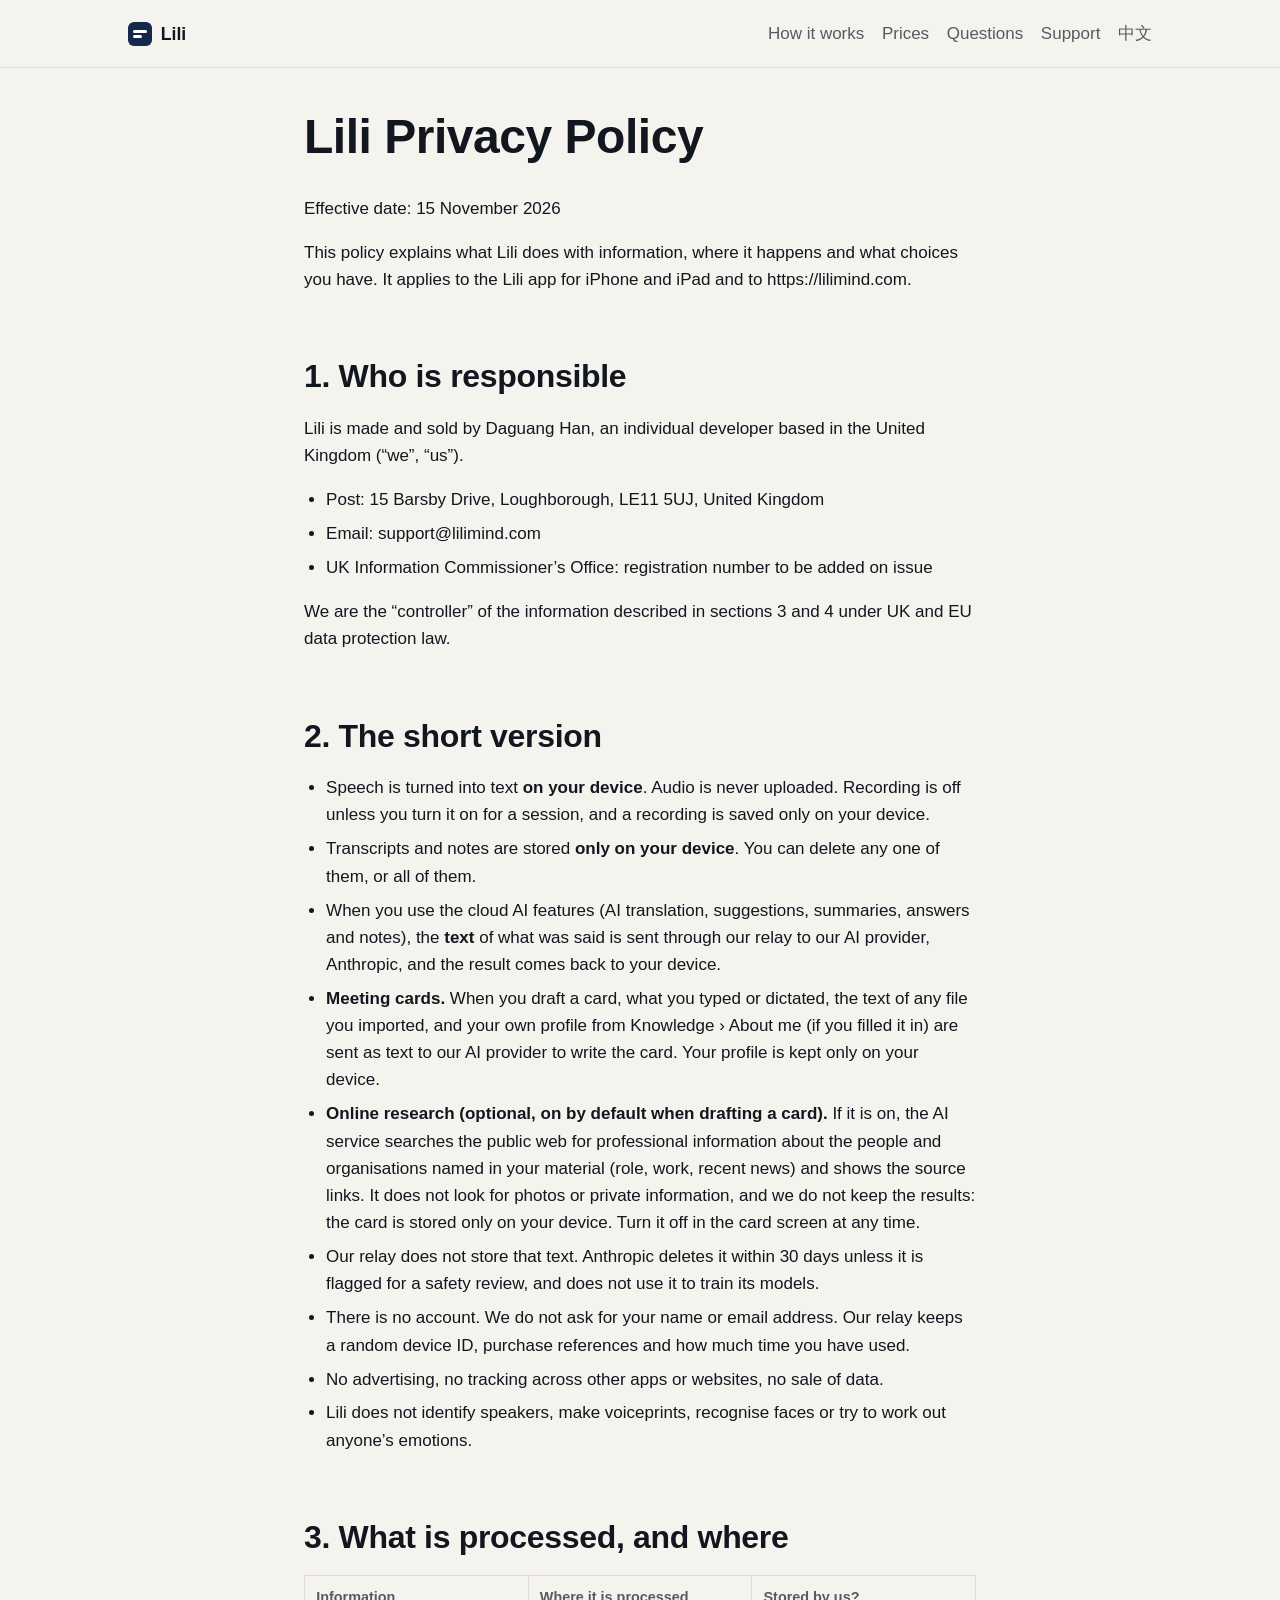
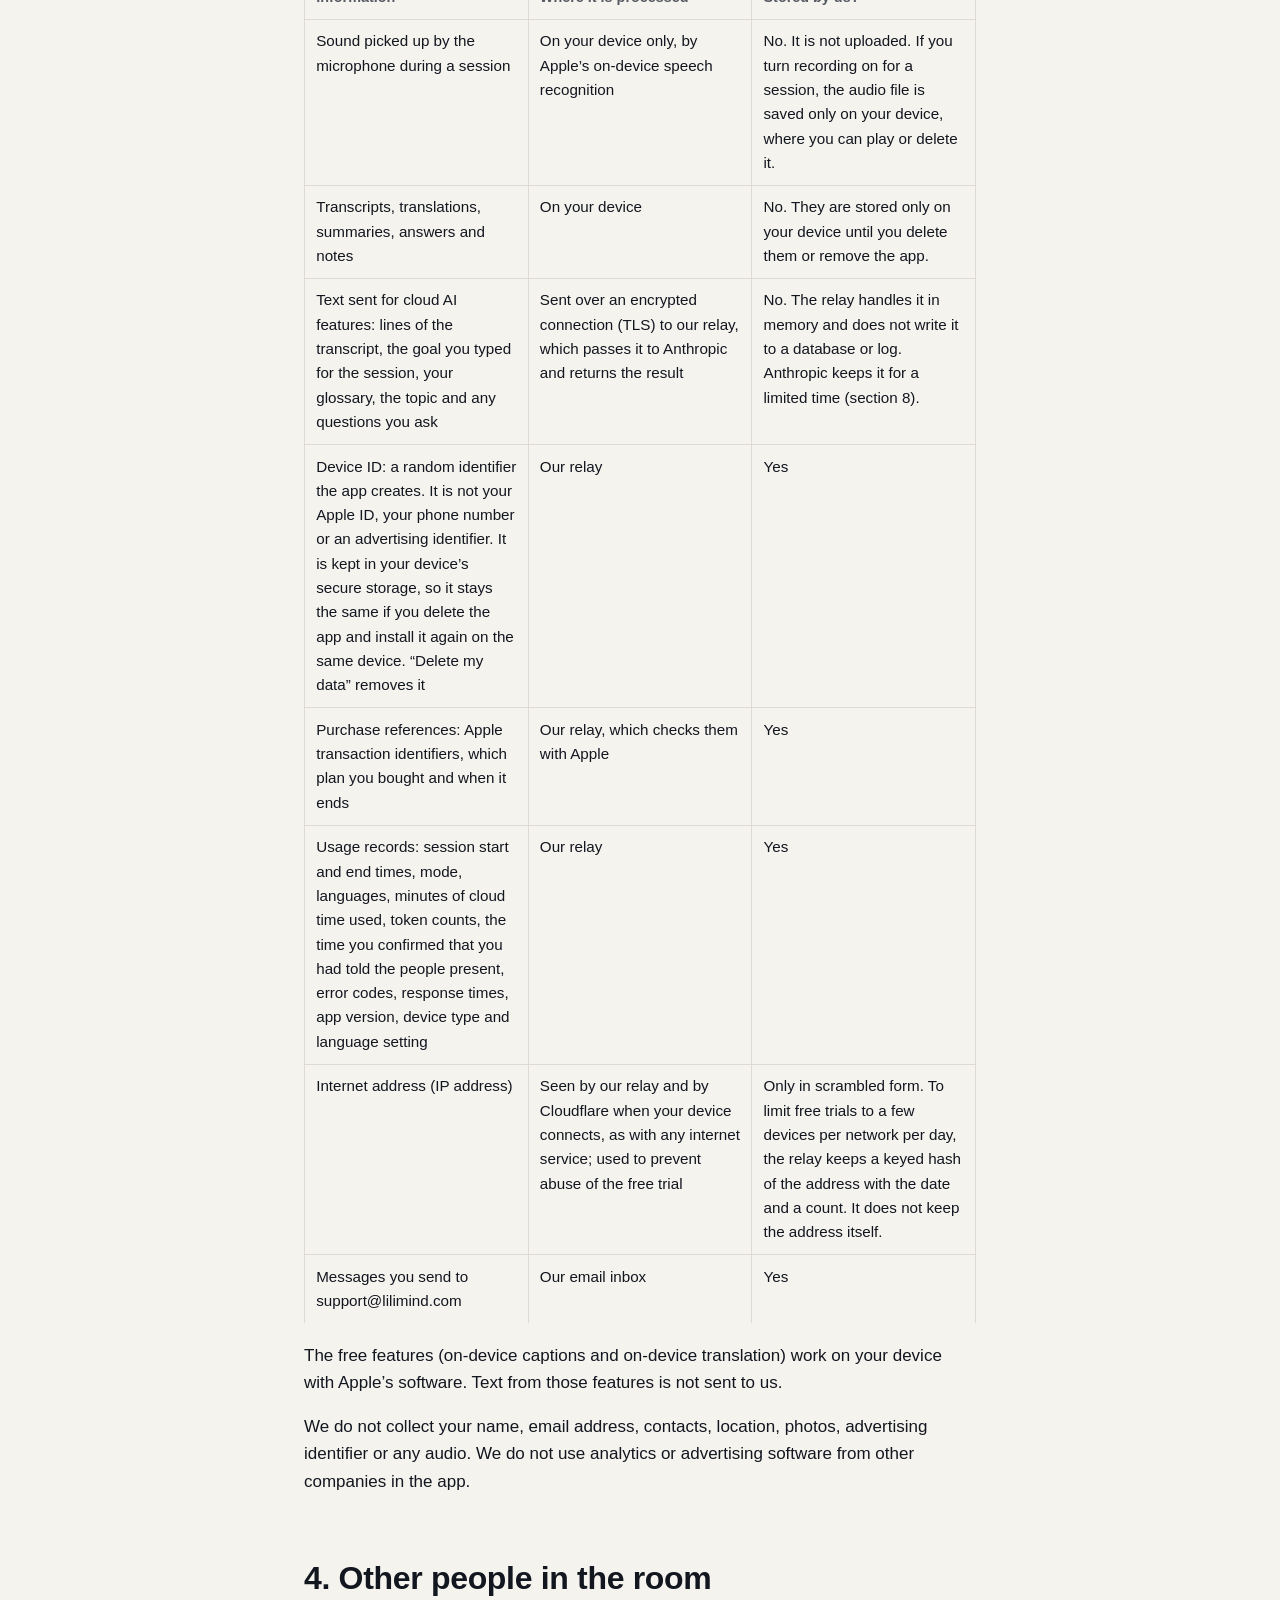
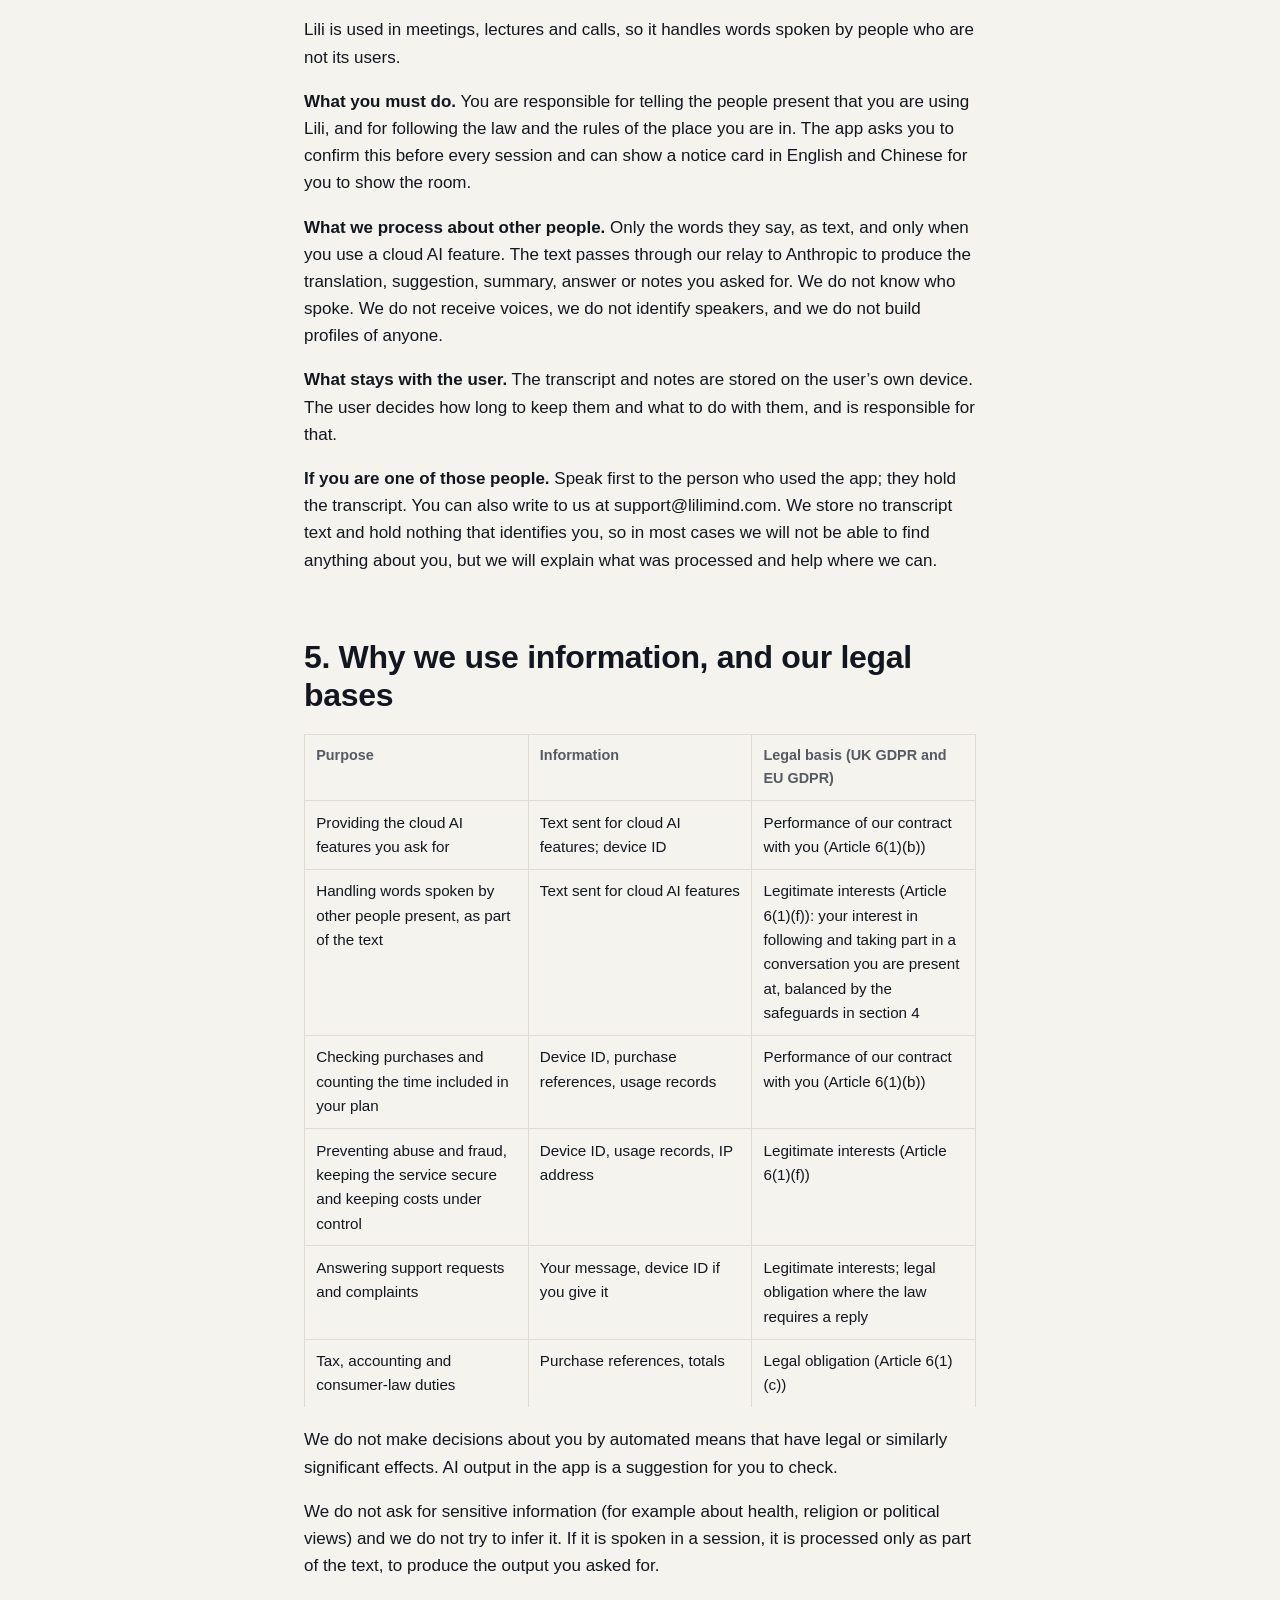
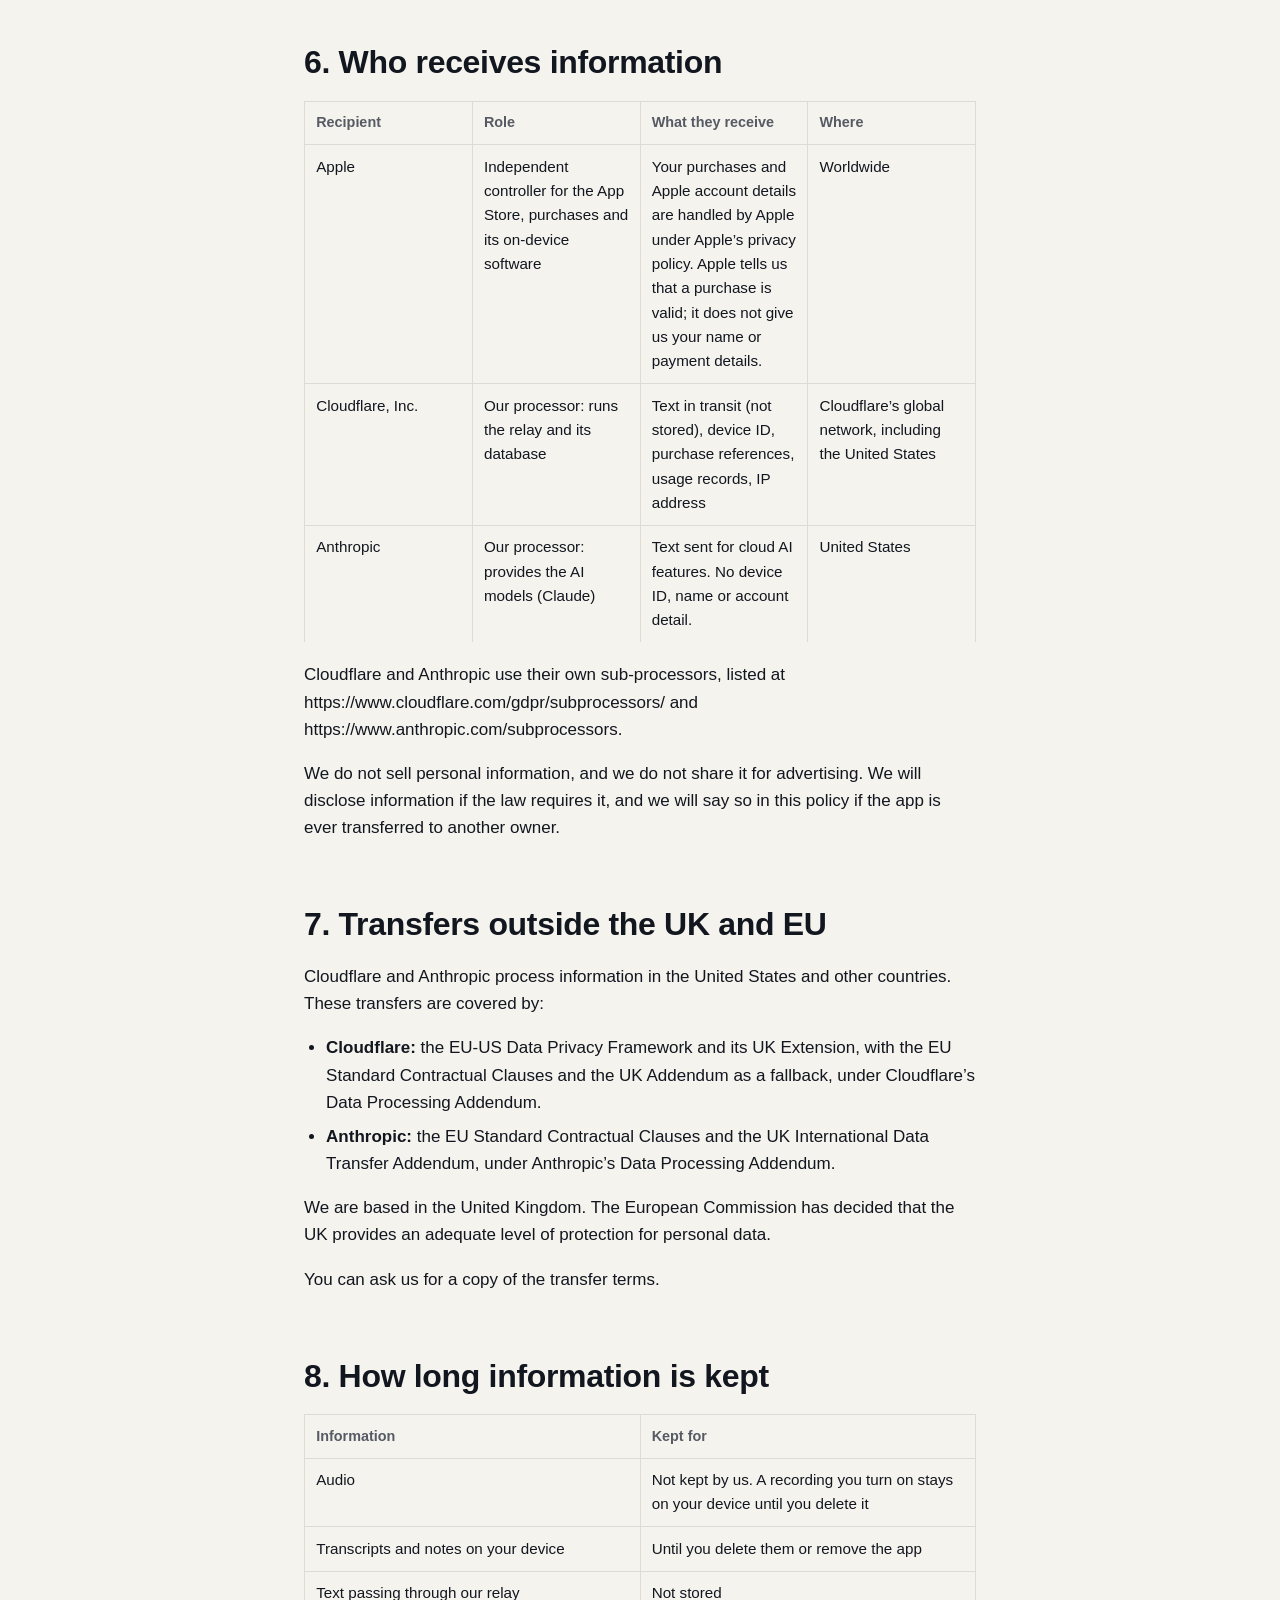
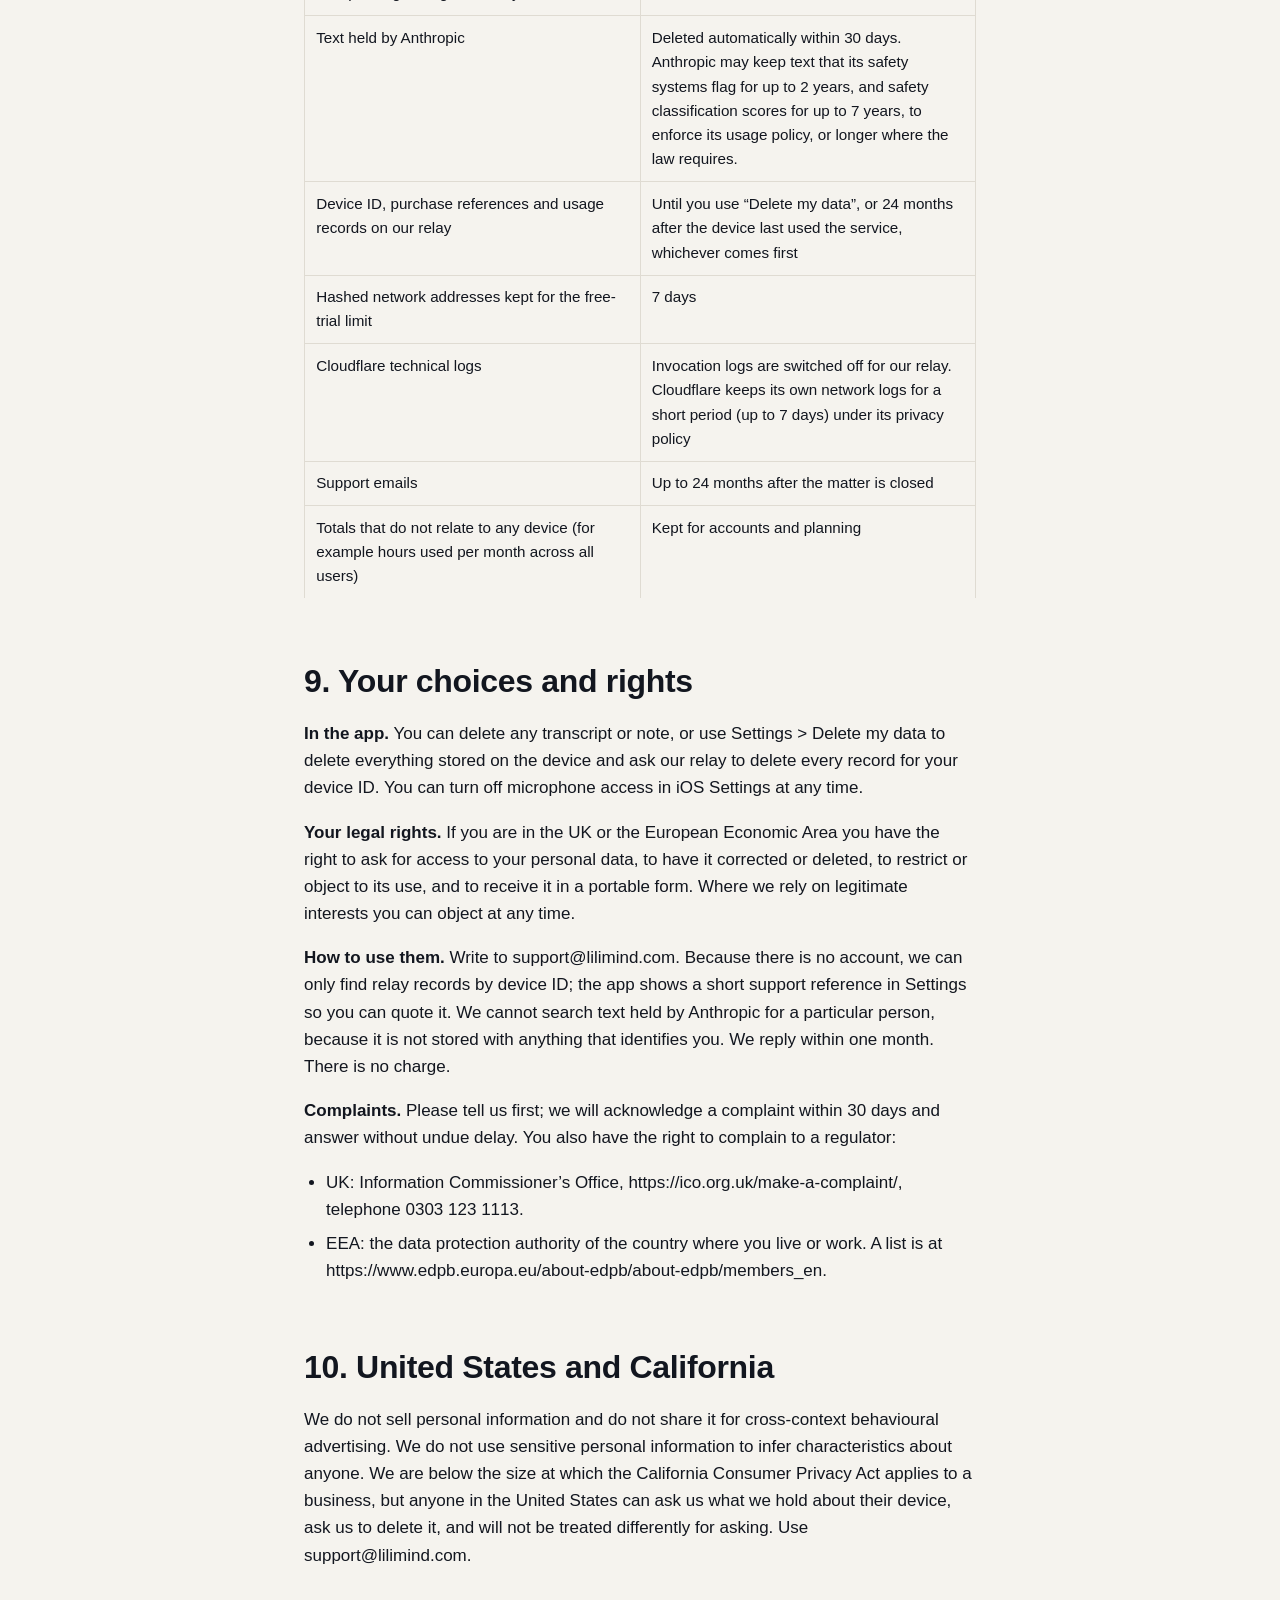
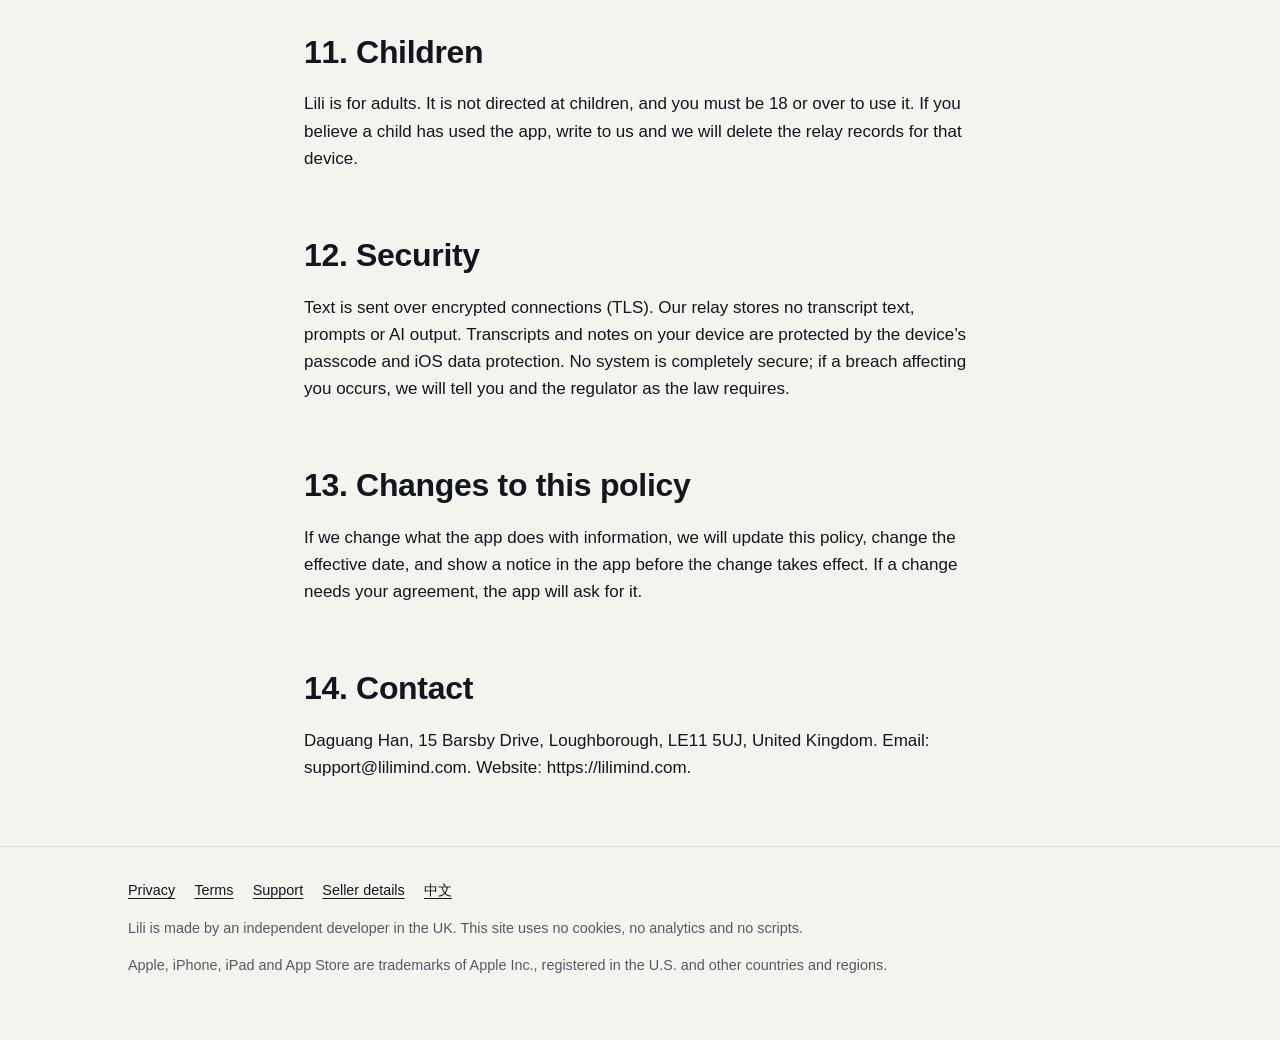
<file: privacy.html>
<!doctype html>
<html lang="en-GB">
<head>
<meta charset="utf-8">
<meta name="viewport" content="width=device-width, initial-scale=1">
<title>Privacy Policy | Lili</title>
<meta name="description" content="Privacy policy for the Lili app and this website.">
<meta name="theme-color" content="#F5F3EE" media="(prefers-color-scheme: light)"><meta name="theme-color" content="#0B0F17" media="(prefers-color-scheme: dark)">
<meta name="color-scheme" content="dark">
<link rel="canonical" href="https://lilimind.com/privacy">
<link rel="icon" href="data:image/svg+xml,%3Csvg xmlns='http://www.w3.org/2000/svg' viewBox='0 0 32 32'%3E%3Crect width='32' height='32' rx='7' fill='%2314284B'/%3E%3Crect x='7' y='12' width='18' height='3.5' rx='1.5' fill='%23F5F1E6'/%3E%3Crect x='7' y='18.5' width='12' height='3.5' rx='1.5' fill='%23C9A961'/%3E%3C/svg%3E">
<link rel="stylesheet" href="styles.css">
</head>
<body>
<a class="skip" href="#main">Skip to content</a>

<header class="site-header">
  <div class="wrap">
    <a class="brand" href="index.html"><span class="brand-mark" aria-hidden="true"></span>Lili</a>
    <nav aria-label="Main">
      <ul class="nav">
        <li><a href="index.html#how">How it works</a></li>
        <li><a href="index.html#prices">Prices</a></li>
        <li><a href="index.html#faq">Questions</a></li>
        <li><a href="support.html">Support</a></li>
        <li><a href="zh/index.html" lang="zh-Hans" hreflang="zh-Hans">中文</a></li>
      </ul>
    </nav>
  </div>
</header>

<main id="main" class="page">
  <div class="wrap narrow">
<h1 id="lilimind-privacy-policy">Lili Privacy Policy</h1>
<p>Effective date: 15 November 2026</p>
<p>This policy explains what Lili does with information, where it happens and what choices you have. It applies to the Lili app for iPhone and iPad and to https://lilimind.com.</p>
<h2 id="who-is-responsible">1. Who is responsible</h2>
<p>Lili is made and sold by Daguang Han, an individual developer based in the United Kingdom (“we”, “us”).</p>
<ul>
<li>Post: 15 Barsby Drive, Loughborough, LE11 5UJ, United Kingdom</li>
<li>Email: support@lilimind.com</li>
<li>UK Information Commissioner’s Office: registration number to be added on issue</li>
</ul>
<p>We are the “controller” of the information described in sections 3 and 4 under UK and EU data protection law.</p>
<h2 id="the-short-version">2. The short version</h2>
<ul>
<li>Speech is turned into text <strong>on your device</strong>. Audio is never uploaded. Recording is off unless you turn it on for a session, and a recording is saved only on your device.</li>
<li>Transcripts and notes are stored <strong>only on your device</strong>. You can delete any one of them, or all of them.</li>
<li>When you use the cloud AI features (AI translation, suggestions, summaries, answers and notes), the <strong>text</strong> of what was said is sent through our relay to our AI provider, Anthropic, and the result comes back to your device.</li>
<li><strong>Meeting cards.</strong> When you draft a card, what you typed or dictated, the text of any file you imported, and your own profile from Knowledge › About me (if you filled it in) are sent as text to our AI provider to write the card. Your profile is kept only on your device.</li>
<li><strong>Online research (optional, on by default when drafting a card).</strong> If it is on, the AI service searches the public web for professional information about the people and organisations named in your material (role, work, recent news) and shows the source links. It does not look for photos or private information, and we do not keep the results: the card is stored only on your device. Turn it off in the card screen at any time.</li>
<li>Our relay does not store that text. Anthropic deletes it within 30 days unless it is flagged for a safety review, and does not use it to train its models.</li>
<li>There is no account. We do not ask for your name or email address. Our relay keeps a random device ID, purchase references and how much time you have used.</li>
<li>No advertising, no tracking across other apps or websites, no sale of data.</li>
<li>Lili does not identify speakers, make voiceprints, recognise faces or try to work out anyone’s emotions.</li>
</ul>
<h2 id="what-is-processed-and-where">3. What is processed, and where</h2>
<table>
<colgroup>
<col style="width: 33%" />
<col style="width: 33%" />
<col style="width: 33%" />
</colgroup>
<thead>
<tr>
<th>Information</th>
<th>Where it is processed</th>
<th>Stored by us?</th>
</tr>
</thead>
<tbody>
<tr>
<td>Sound picked up by the microphone during a session</td>
<td>On your device only, by Apple’s on-device speech recognition</td>
<td>No. It is not uploaded. If you turn recording on for a session, the audio file is saved only on your device, where you can play or delete it.</td>
</tr>
<tr>
<td>Transcripts, translations, summaries, answers and notes</td>
<td>On your device</td>
<td>No. They are stored only on your device until you delete them or remove the app.</td>
</tr>
<tr>
<td>Text sent for cloud AI features: lines of the transcript, the goal you typed for the session, your glossary, the topic and any questions you ask</td>
<td>Sent over an encrypted connection (TLS) to our relay, which passes it to Anthropic and returns the result</td>
<td>No. The relay handles it in memory and does not write it to a database or log. Anthropic keeps it for a limited time (section 8).</td>
</tr>
<tr>
<td>Device ID: a random identifier the app creates. It is not your Apple ID, your phone number or an advertising identifier. It is kept in your device’s secure storage, so it stays the same if you delete the app and install it again on the same device. “Delete my data” removes it</td>
<td>Our relay</td>
<td>Yes</td>
</tr>
<tr>
<td>Purchase references: Apple transaction identifiers, which plan you bought and when it ends</td>
<td>Our relay, which checks them with Apple</td>
<td>Yes</td>
</tr>
<tr>
<td>Usage records: session start and end times, mode, languages, minutes of cloud time used, token counts, the time you confirmed that you had told the people present, error codes, response times, app version, device type and language setting</td>
<td>Our relay</td>
<td>Yes</td>
</tr>
<tr>
<td>Internet address (IP address)</td>
<td>Seen by our relay and by Cloudflare when your device connects, as with any internet service; used to prevent abuse of the free trial</td>
<td>Only in scrambled form. To limit free trials to a few devices per network per day, the relay keeps a keyed hash of the address with the date and a count. It does not keep the address itself.</td>
</tr>
<tr>
<td>Messages you send to support@lilimind.com</td>
<td>Our email inbox</td>
<td>Yes</td>
</tr>
</tbody>
</table>
<p>The free features (on-device captions and on-device translation) work on your device with Apple’s software. Text from those features is not sent to us.</p>
<p>We do not collect your name, email address, contacts, location, photos, advertising identifier or any audio. We do not use analytics or advertising software from other companies in the app.</p>
<h2 id="other-people-in-the-room">4. Other people in the room</h2>
<p>Lili is used in meetings, lectures and calls, so it handles words spoken by people who are not its users.</p>
<p><strong>What you must do.</strong> You are responsible for telling the people present that you are using Lili, and for following the law and the rules of the place you are in. The app asks you to confirm this before every session and can show a notice card in English and Chinese for you to show the room.</p>
<p><strong>What we process about other people.</strong> Only the words they say, as text, and only when you use a cloud AI feature. The text passes through our relay to Anthropic to produce the translation, suggestion, summary, answer or notes you asked for. We do not know who spoke. We do not receive voices, we do not identify speakers, and we do not build profiles of anyone.</p>
<p><strong>What stays with the user.</strong> The transcript and notes are stored on the user’s own device. The user decides how long to keep them and what to do with them, and is responsible for that.</p>
<p><strong>If you are one of those people.</strong> Speak first to the person who used the app; they hold the transcript. You can also write to us at support@lilimind.com. We store no transcript text and hold nothing that identifies you, so in most cases we will not be able to find anything about you, but we will explain what was processed and help where we can.</p>
<h2 id="why-we-use-information-and-our-legal-bases">5. Why we use information, and our legal bases</h2>
<table>
<colgroup>
<col style="width: 33%" />
<col style="width: 33%" />
<col style="width: 33%" />
</colgroup>
<thead>
<tr>
<th>Purpose</th>
<th>Information</th>
<th>Legal basis (UK GDPR and EU GDPR)</th>
</tr>
</thead>
<tbody>
<tr>
<td>Providing the cloud AI features you ask for</td>
<td>Text sent for cloud AI features; device ID</td>
<td>Performance of our contract with you (Article 6(1)(b))</td>
</tr>
<tr>
<td>Handling words spoken by other people present, as part of the text</td>
<td>Text sent for cloud AI features</td>
<td>Legitimate interests (Article 6(1)(f)): your interest in following and taking part in a conversation you are present at, balanced by the safeguards in section 4</td>
</tr>
<tr>
<td>Checking purchases and counting the time included in your plan</td>
<td>Device ID, purchase references, usage records</td>
<td>Performance of our contract with you (Article 6(1)(b))</td>
</tr>
<tr>
<td>Preventing abuse and fraud, keeping the service secure and keeping costs under control</td>
<td>Device ID, usage records, IP address</td>
<td>Legitimate interests (Article 6(1)(f))</td>
</tr>
<tr>
<td>Answering support requests and complaints</td>
<td>Your message, device ID if you give it</td>
<td>Legitimate interests; legal obligation where the law requires a reply</td>
</tr>
<tr>
<td>Tax, accounting and consumer-law duties</td>
<td>Purchase references, totals</td>
<td>Legal obligation (Article 6(1)(c))</td>
</tr>
</tbody>
</table>
<p>We do not make decisions about you by automated means that have legal or similarly significant effects. AI output in the app is a suggestion for you to check.</p>
<p>We do not ask for sensitive information (for example about health, religion or political views) and we do not try to infer it. If it is spoken in a session, it is processed only as part of the text, to produce the output you asked for.</p>
<h2 id="who-receives-information">6. Who receives information</h2>
<table>
<colgroup>
<col style="width: 25%" />
<col style="width: 25%" />
<col style="width: 25%" />
<col style="width: 25%" />
</colgroup>
<thead>
<tr>
<th>Recipient</th>
<th>Role</th>
<th>What they receive</th>
<th>Where</th>
</tr>
</thead>
<tbody>
<tr>
<td>Apple</td>
<td>Independent controller for the App Store, purchases and its on-device software</td>
<td>Your purchases and Apple account details are handled by Apple under Apple’s privacy policy. Apple tells us that a purchase is valid; it does not give us your name or payment details.</td>
<td>Worldwide</td>
</tr>
<tr>
<td>Cloudflare, Inc.</td>
<td>Our processor: runs the relay and its database</td>
<td>Text in transit (not stored), device ID, purchase references, usage records, IP address</td>
<td>Cloudflare’s global network, including the United States</td>
</tr>
<tr>
<td>Anthropic</td>
<td>Our processor: provides the AI models (Claude)</td>
<td>Text sent for cloud AI features. No device ID, name or account detail.</td>
<td>United States</td>
</tr>
</tbody>
</table>
<p>Cloudflare and Anthropic use their own sub-processors, listed at https://www.cloudflare.com/gdpr/subprocessors/ and https://www.anthropic.com/subprocessors.</p>
<p>We do not sell personal information, and we do not share it for advertising. We will disclose information if the law requires it, and we will say so in this policy if the app is ever transferred to another owner.</p>
<h2 id="transfers-outside-the-uk-and-eu">7. Transfers outside the UK and EU</h2>
<p>Cloudflare and Anthropic process information in the United States and other countries. These transfers are covered by:</p>
<ul>
<li><strong>Cloudflare:</strong> the EU-US Data Privacy Framework and its UK Extension, with the EU Standard Contractual Clauses and the UK Addendum as a fallback, under Cloudflare’s Data Processing Addendum.</li>
<li><strong>Anthropic:</strong> the EU Standard Contractual Clauses and the UK International Data Transfer Addendum, under Anthropic’s Data Processing Addendum.</li>
</ul>
<p>We are based in the United Kingdom. The European Commission has decided that the UK provides an adequate level of protection for personal data.</p>
<p>You can ask us for a copy of the transfer terms.</p>
<h2 id="how-long-information-is-kept">8. How long information is kept</h2>
<table>
<colgroup>
<col style="width: 50%" />
<col style="width: 50%" />
</colgroup>
<thead>
<tr>
<th>Information</th>
<th>Kept for</th>
</tr>
</thead>
<tbody>
<tr>
<td>Audio</td>
<td>Not kept by us. A recording you turn on stays on your device until you delete it</td>
</tr>
<tr>
<td>Transcripts and notes on your device</td>
<td>Until you delete them or remove the app</td>
</tr>
<tr>
<td>Text passing through our relay</td>
<td>Not stored</td>
</tr>
<tr>
<td>Text held by Anthropic</td>
<td>Deleted automatically within 30 days. Anthropic may keep text that its safety systems flag for up to 2 years, and safety classification scores for up to 7 years, to enforce its usage policy, or longer where the law requires.</td>
</tr>
<tr>
<td>Device ID, purchase references and usage records on our relay</td>
<td>Until you use “Delete my data”, or 24 months after the device last used the service, whichever comes first</td>
</tr>
<tr>
<td>Hashed network addresses kept for the free-trial limit</td>
<td>7 days</td>
</tr>
<tr>
<td>Cloudflare technical logs</td>
<td>Invocation logs are switched off for our relay. Cloudflare keeps its own network logs for a short period (up to 7 days) under its privacy policy</td>
</tr>
<tr>
<td>Support emails</td>
<td>Up to 24 months after the matter is closed</td>
</tr>
<tr>
<td>Totals that do not relate to any device (for example hours used per month across all users)</td>
<td>Kept for accounts and planning</td>
</tr>
</tbody>
</table>
<h2 id="your-choices-and-rights">9. Your choices and rights</h2>
<p><strong>In the app.</strong> You can delete any transcript or note, or use Settings &gt; Delete my data to delete everything stored on the device and ask our relay to delete every record for your device ID. You can turn off microphone access in iOS Settings at any time.</p>
<p><strong>Your legal rights.</strong> If you are in the UK or the European Economic Area you have the right to ask for access to your personal data, to have it corrected or deleted, to restrict or object to its use, and to receive it in a portable form. Where we rely on legitimate interests you can object at any time.</p>
<p><strong>How to use them.</strong> Write to support@lilimind.com. Because there is no account, we can only find relay records by device ID; the app shows a short support reference in Settings so you can quote it. We cannot search text held by Anthropic for a particular person, because it is not stored with anything that identifies you. We reply within one month. There is no charge.</p>
<p><strong>Complaints.</strong> Please tell us first; we will acknowledge a complaint within 30 days and answer without undue delay. You also have the right to complain to a regulator:</p>
<ul>
<li>UK: Information Commissioner’s Office, https://ico.org.uk/make-a-complaint/, telephone 0303 123 1113.</li>
<li>EEA: the data protection authority of the country where you live or work. A list is at https://www.edpb.europa.eu/about-edpb/about-edpb/members_en.</li>
</ul>
<h2 id="united-states-and-california">10. United States and California</h2>
<p>We do not sell personal information and do not share it for cross-context behavioural advertising. We do not use sensitive personal information to infer characteristics about anyone. We are below the size at which the California Consumer Privacy Act applies to a business, but anyone in the United States can ask us what we hold about their device, ask us to delete it, and will not be treated differently for asking. Use support@lilimind.com.</p>
<h2 id="children">11. Children</h2>
<p>Lili is for adults. It is not directed at children, and you must be 18 or over to use it. If you believe a child has used the app, write to us and we will delete the relay records for that device.</p>
<h2 id="security">12. Security</h2>
<p>Text is sent over encrypted connections (TLS). Our relay stores no transcript text, prompts or AI output. Transcripts and notes on your device are protected by the device’s passcode and iOS data protection. No system is completely secure; if a breach affecting you occurs, we will tell you and the regulator as the law requires.</p>
<h2 id="changes-to-this-policy">13. Changes to this policy</h2>
<p>If we change what the app does with information, we will update this policy, change the effective date, and show a notice in the app before the change takes effect. If a change needs your agreement, the app will ask for it.</p>
<h2 id="contact">14. Contact</h2>
<p>Daguang Han, 15 Barsby Drive, Loughborough, LE11 5UJ, United Kingdom. Email: support@lilimind.com. Website: https://lilimind.com.</p>
  </div>
</main>

<footer class="site-footer">
  <div class="wrap">
    <ul>
      <li><a href="privacy.html" aria-current="page">Privacy</a></li>
      <li><a href="terms.html">Terms</a></li>
      <li><a href="support.html">Support</a></li>
      <li><a href="support.html#seller">Seller details</a></li>
      <li><a href="zh/index.html" lang="zh-Hans" hreflang="zh-Hans">中文</a></li>
    </ul>
    <p>Lili is made by an independent developer in the UK. This site uses no cookies, no analytics and no scripts.</p>
    <p>Apple, iPhone, iPad and App Store are trademarks of Apple Inc., registered in the U.S. and other countries and regions.</p>
  </div>
</footer>
</body>
</html>
</file>
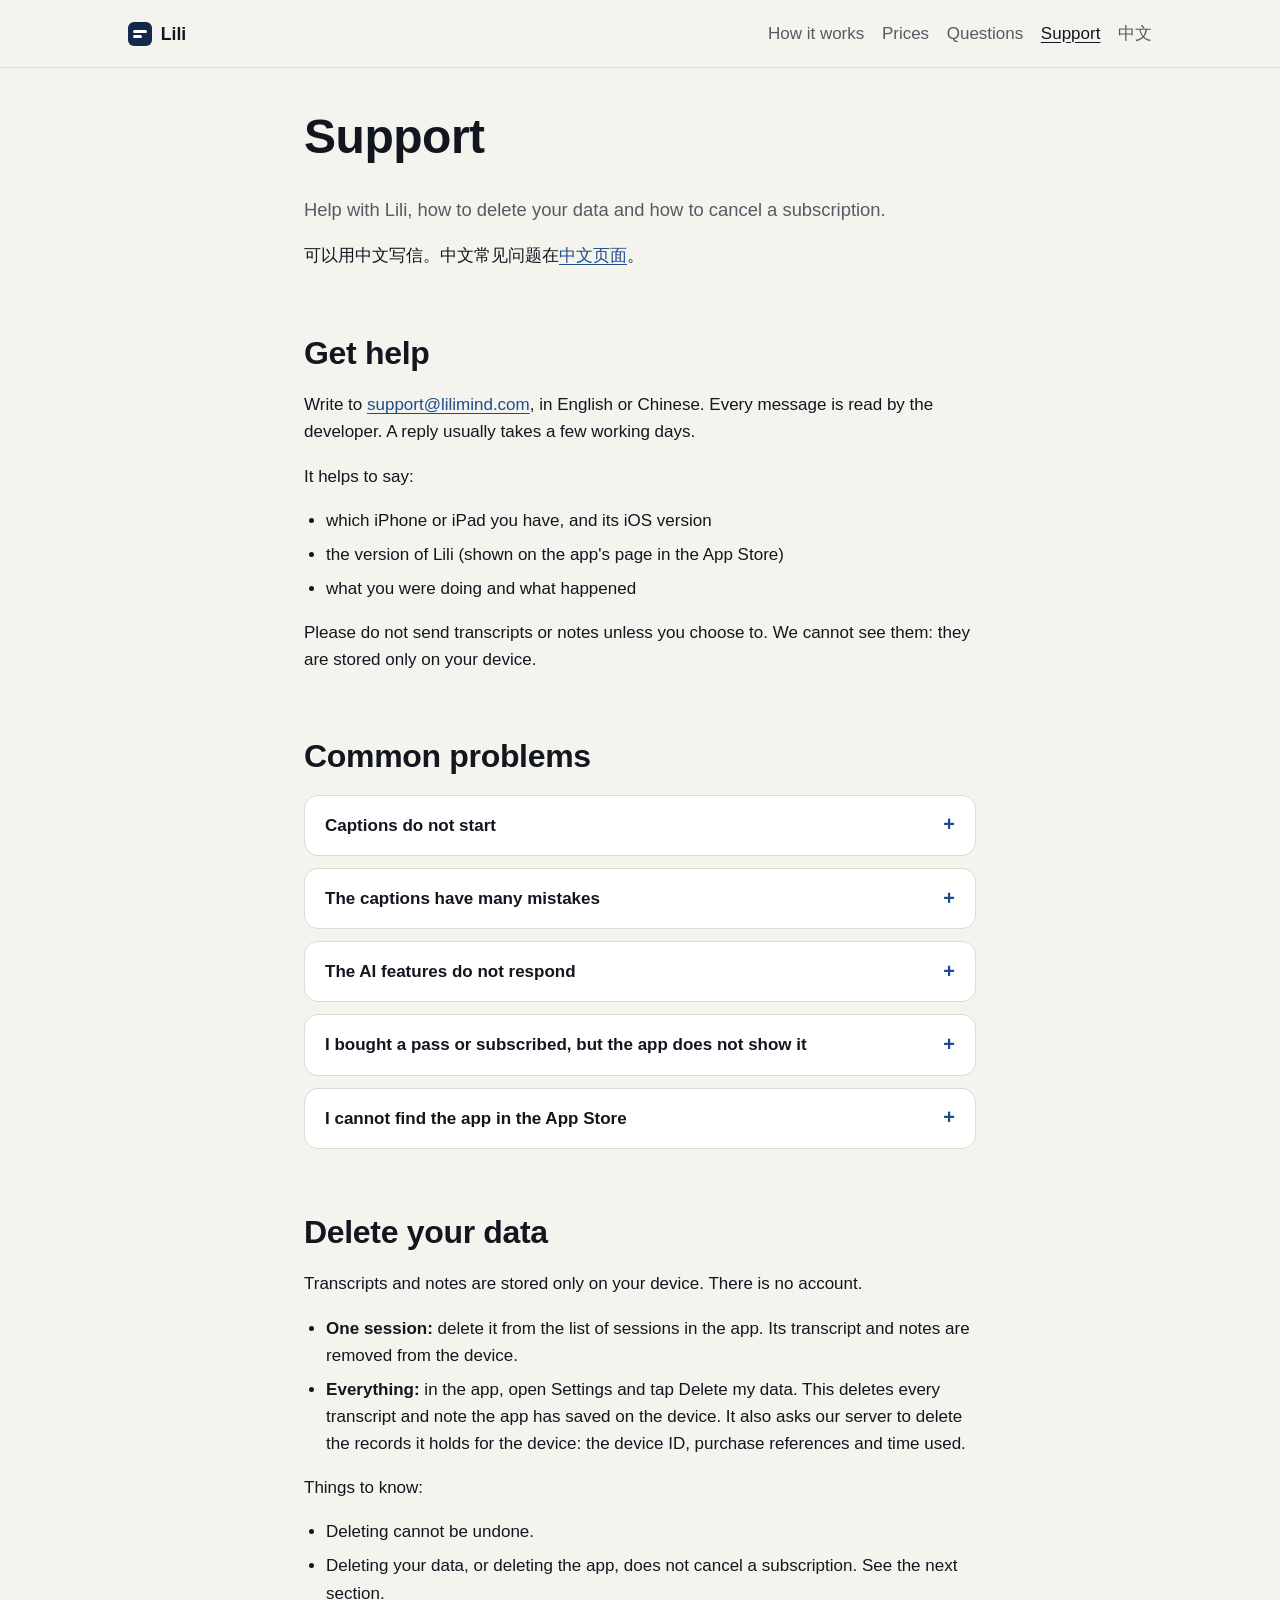
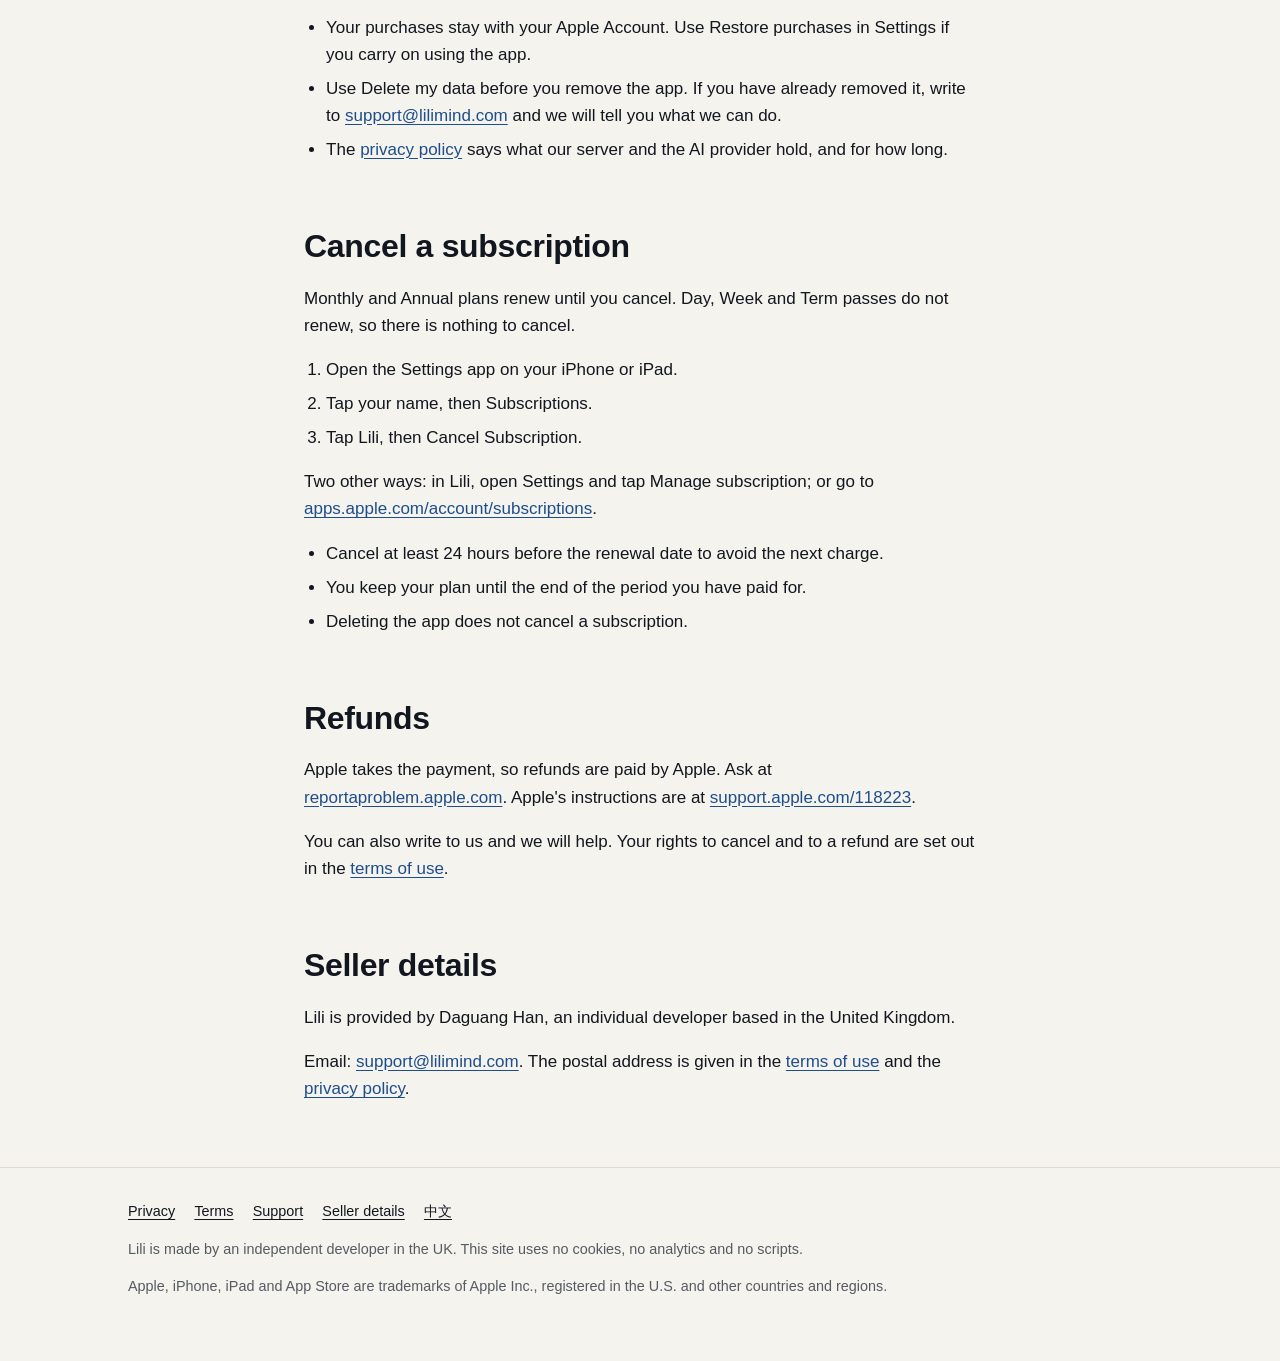
<file: support.html>
<!doctype html>
<html lang="en-GB">
<head>
<meta charset="utf-8">
<meta name="viewport" content="width=device-width, initial-scale=1">
<title>Support | Lili</title>
<meta name="description" content="Help with Lili: common problems, deleting your data, cancelling a subscription, refunds and how to contact the developer.">
<meta name="theme-color" content="#F5F3EE" media="(prefers-color-scheme: light)"><meta name="theme-color" content="#0B0F17" media="(prefers-color-scheme: dark)">
<meta name="color-scheme" content="dark">
<link rel="canonical" href="https://lilimind.com/support">
<link rel="icon" href="data:image/svg+xml,%3Csvg xmlns='http://www.w3.org/2000/svg' viewBox='0 0 32 32'%3E%3Crect width='32' height='32' rx='7' fill='%2314284B'/%3E%3Crect x='7' y='12' width='18' height='3.5' rx='1.5' fill='%23F5F1E6'/%3E%3Crect x='7' y='18.5' width='12' height='3.5' rx='1.5' fill='%23C9A961'/%3E%3C/svg%3E">
<link rel="stylesheet" href="styles.css">
</head>
<body>
<a class="skip" href="#main">Skip to content</a>

<header class="site-header">
  <div class="wrap">
    <a class="brand" href="index.html"><span class="brand-mark" aria-hidden="true"></span>Lili</a>
    <nav aria-label="Main">
      <ul class="nav">
        <li><a href="index.html#how">How it works</a></li>
        <li><a href="index.html#prices">Prices</a></li>
        <li><a href="index.html#faq">Questions</a></li>
        <li><a href="support.html" aria-current="page">Support</a></li>
        <li><a href="zh/index.html" lang="zh-Hans" hreflang="zh-Hans">中文</a></li>
      </ul>
    </nav>
  </div>
</header>

<main id="main" class="page">
  <div class="wrap narrow">
    <h1>Support</h1>
    <p class="lead">Help with Lili, how to delete your data and how to cancel a subscription.</p>
    <p lang="zh-Hans">可以用中文写信。中文常见问题在<a href="zh/index.html#faq" hreflang="zh-Hans">中文页面</a>。</p>

    <h2 id="contact">Get help</h2>
    <!-- CONTACT PLACEHOLDER: support@lilimind.com is filled in from site.config by build.sh -->
    <p>Write to <a href="mailto:support@lilimind.com">support@lilimind.com</a>, in English or Chinese. Every message is read by the developer. A reply usually takes a few working days.</p>
    <p>It helps to say:</p>
    <ul>
      <li>which iPhone or iPad you have, and its iOS version</li>
      <li>the version of Lili (shown on the app's page in the App Store)</li>
      <li>what you were doing and what happened</li>
    </ul>
    <p>Please do not send transcripts or notes unless you choose to. We cannot see them: they are stored only on your device.</p>

    <h2 id="common">Common problems</h2>
    <details>
      <summary>Captions do not start</summary>
      <div class="answer">
        <ul>
          <li>Check that Lili is allowed to use the microphone and speech recognition: open the Settings app, scroll to Lili and turn both on.</li>
          <li>The first time you use a language, your device may need to download it. This needs an internet connection.</li>
          <li>Check that your device has iOS 26 or iPadOS 26, or later.</li>
        </ul>
      </div>
    </details>
    <details>
      <summary>The captions have many mistakes</summary>
      <div class="answer">
        <p>The app can only work with what the microphone hears. Sit where you can hear the speaker clearly, keep the device away from fans and keyboards, and point the bottom of the phone towards the speaker. Strong accents, fast speech and specialist terms cause more mistakes.</p>
      </div>
    </details>
    <details>
      <summary>The AI features do not respond</summary>
      <div class="answer">
        <ul>
          <li>The AI features need an internet connection. Captions and on-device translation carry on without them.</li>
          <li>Open Settings in the app and check your plan and the time left.</li>
        </ul>
      </div>
    </details>
    <details>
      <summary>I bought a pass or subscribed, but the app does not show it</summary>
      <div class="answer">
        <ul>
          <li>In the app, open Settings and tap Restore purchases.</li>
          <li>Make sure the device is signed in to the App Store with the Apple Account that made the purchase.</li>
          <li>If it still does not show, write to us with the date of purchase. Do not send card details.</li>
        </ul>
      </div>
    </details>
    <details>
      <summary>I cannot find the app in the App Store</summary>
      <div class="answer">
        <p>Lili is on the App Store in the UK and the US. If you live there but your Apple Account is set to another country or region, see <a href="index.html#apple-id">this answer</a> (<a href="zh/index.html#apple-id" lang="zh-Hans" hreflang="zh-Hans">中文</a>).</p>
      </div>
    </details>

    <h2 id="delete">Delete your data</h2>
    <p>Transcripts and notes are stored only on your device. There is no account.</p>
    <ul>
      <li><strong>One session:</strong> delete it from the list of sessions in the app. Its transcript and notes are removed from the device.</li>
      <li><strong>Everything:</strong> in the app, open Settings and tap Delete my data. This deletes every transcript and note the app has saved on the device. It also asks our server to delete the records it holds for the device: the device ID, purchase references and time used.</li>
    </ul>
    <p>Things to know:</p>
    <ul>
      <li>Deleting cannot be undone.</li>
      <li>Deleting your data, or deleting the app, does not cancel a subscription. See the next section.</li>
      <li>Your purchases stay with your Apple Account. Use Restore purchases in Settings if you carry on using the app.</li>
      <li>Use Delete my data before you remove the app. If you have already removed it, write to <a href="mailto:support@lilimind.com">support@lilimind.com</a> and we will tell you what we can do.</li>
      <li>The <a href="privacy.html">privacy policy</a> says what our server and the AI provider hold, and for how long.</li>
    </ul>

    <h2 id="cancel">Cancel a subscription</h2>
    <p>Monthly and Annual plans renew until you cancel. Day, Week and Term passes do not renew, so there is nothing to cancel.</p>
    <ol>
      <li>Open the Settings app on your iPhone or iPad.</li>
      <li>Tap your name, then Subscriptions.</li>
      <li>Tap Lili, then Cancel Subscription.</li>
    </ol>
    <p>Two other ways: in Lili, open Settings and tap Manage subscription; or go to <a href="https://apps.apple.com/account/subscriptions">apps.apple.com/account/subscriptions</a>.</p>
    <ul>
      <li>Cancel at least 24 hours before the renewal date to avoid the next charge.</li>
      <li>You keep your plan until the end of the period you have paid for.</li>
      <li>Deleting the app does not cancel a subscription.</li>
    </ul>

    <h2 id="refunds">Refunds</h2>
    <p>Apple takes the payment, so refunds are paid by Apple. Ask at <a href="https://reportaproblem.apple.com">reportaproblem.apple.com</a>. Apple's instructions are at <a href="https://support.apple.com/118223">support.apple.com/118223</a>.</p>
    <p>You can also write to us and we will help. Your rights to cancel and to a refund are set out in the <a href="terms.html">terms of use</a>.</p>

    <h2 id="seller">Seller details</h2>
    <p>Lili is provided by Daguang Han, an individual developer based in the United Kingdom.</p>
    <p>Email: <a href="mailto:support@lilimind.com">support@lilimind.com</a>. The postal address is given in the <a href="terms.html">terms of use</a> and the <a href="privacy.html">privacy policy</a>.</p>
  </div>
</main>

<footer class="site-footer">
  <div class="wrap">
    <ul>
      <li><a href="privacy.html">Privacy</a></li>
      <li><a href="terms.html">Terms</a></li>
      <li><a href="support.html">Support</a></li>
      <li><a href="support.html#seller">Seller details</a></li>
      <li><a href="zh/index.html" lang="zh-Hans" hreflang="zh-Hans">中文</a></li>
    </ul>
    <p>Lili is made by an independent developer in the UK. This site uses no cookies, no analytics and no scripts.</p>
    <p>Apple, iPhone, iPad and App Store are trademarks of Apple Inc., registered in the U.S. and other countries and regions.</p>
  </div>
</footer>
</body>
</html>
</file>
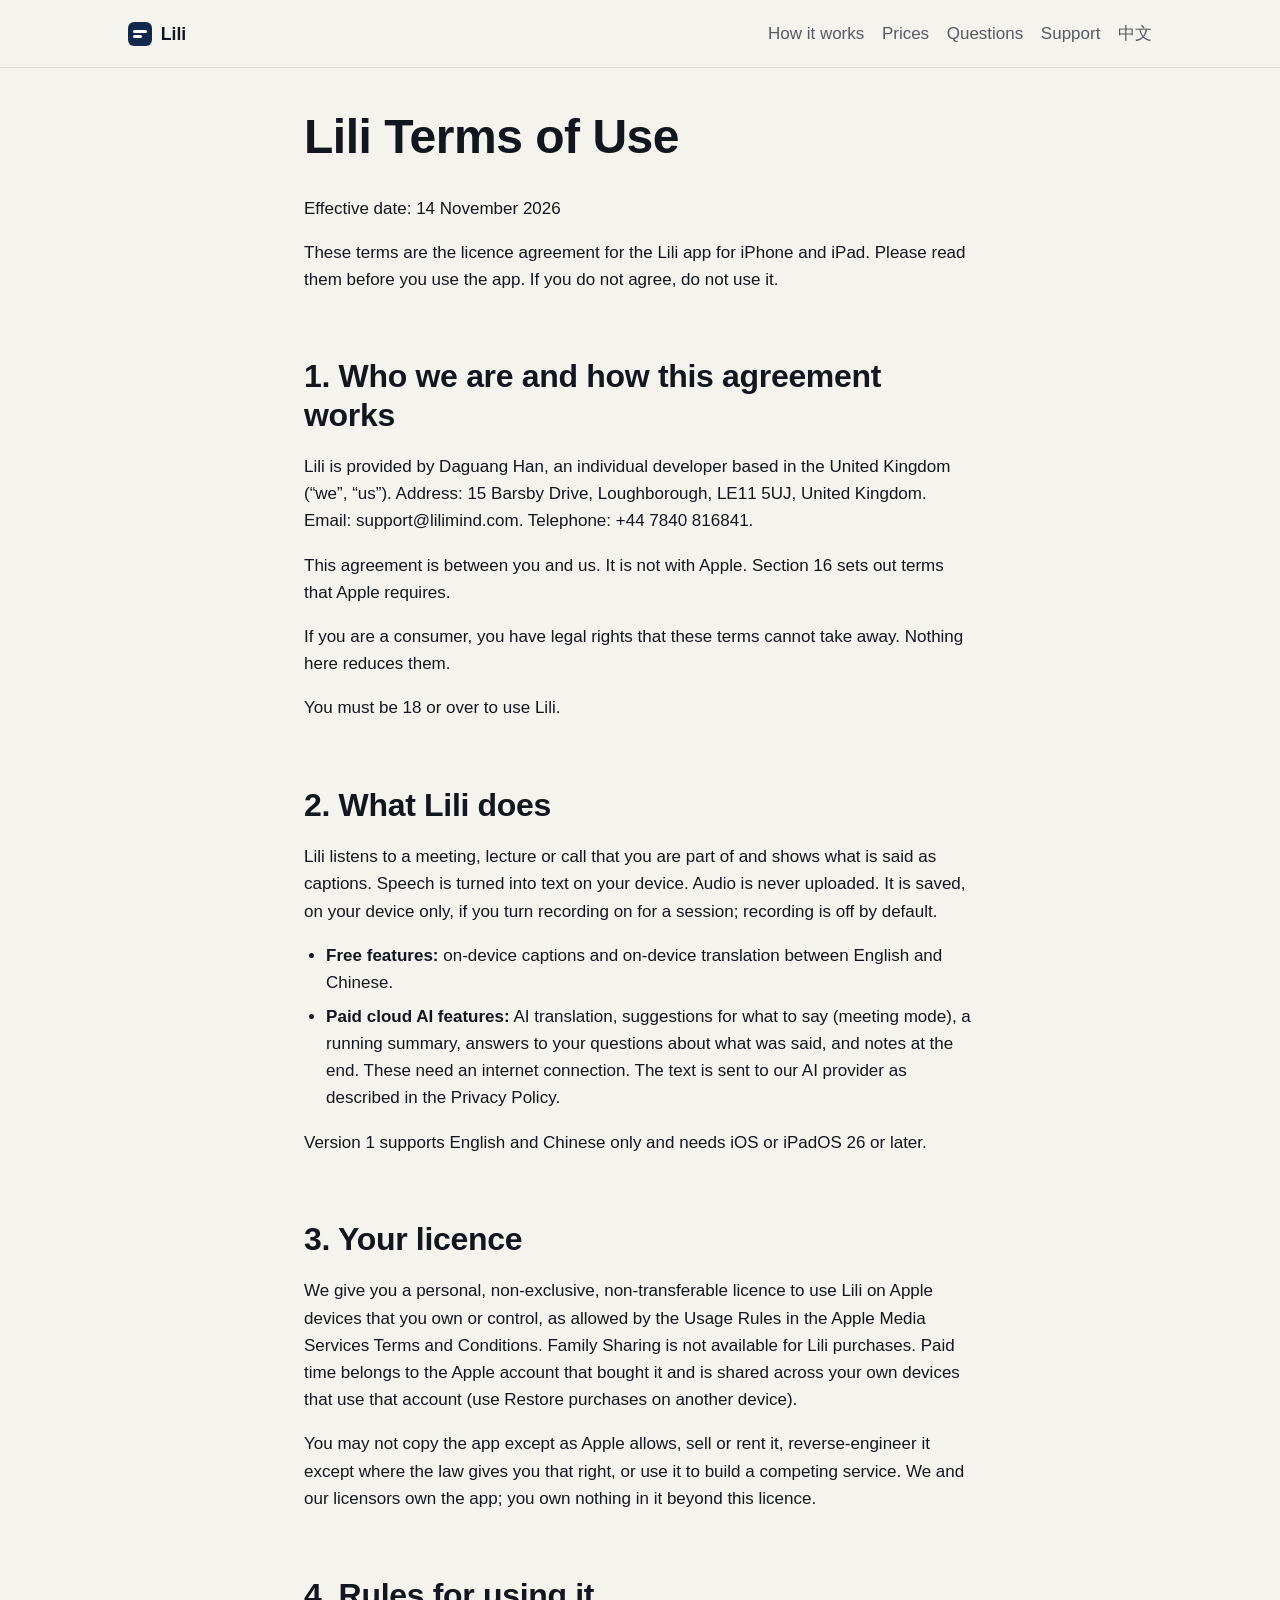
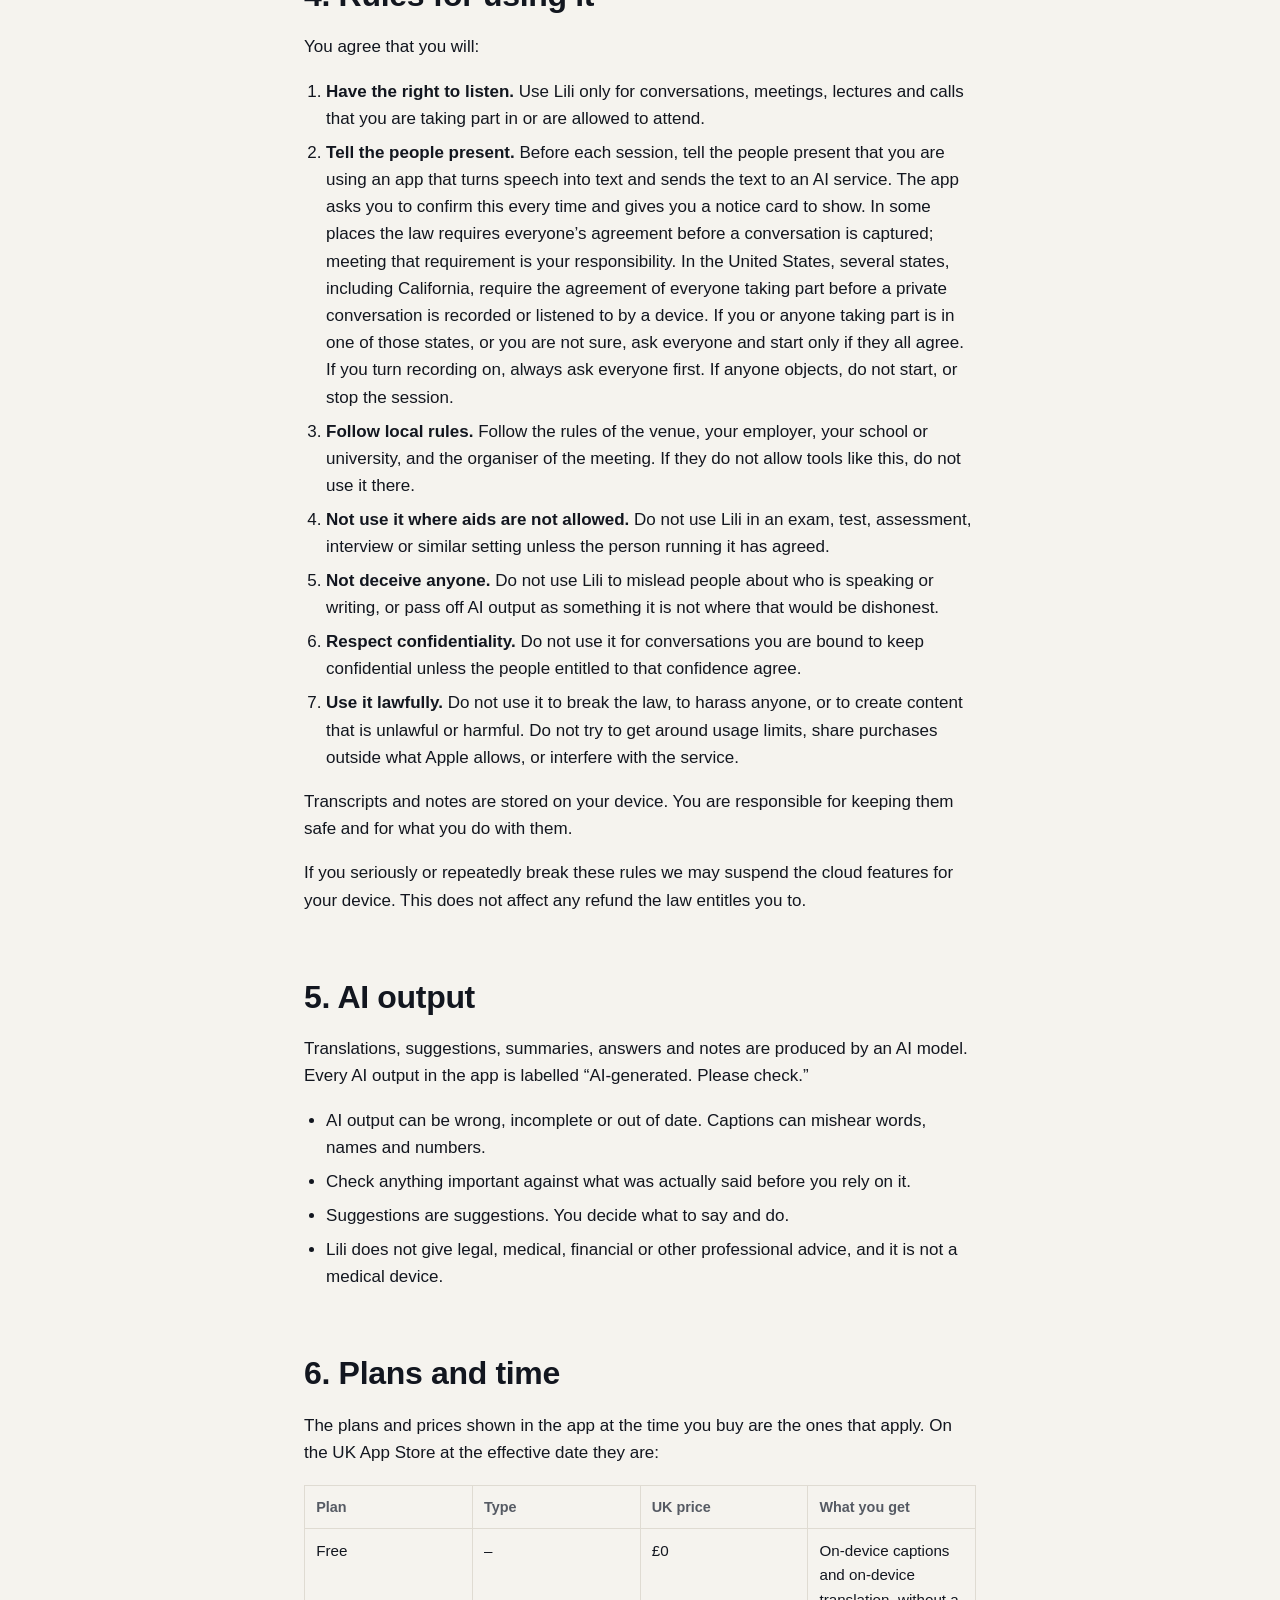
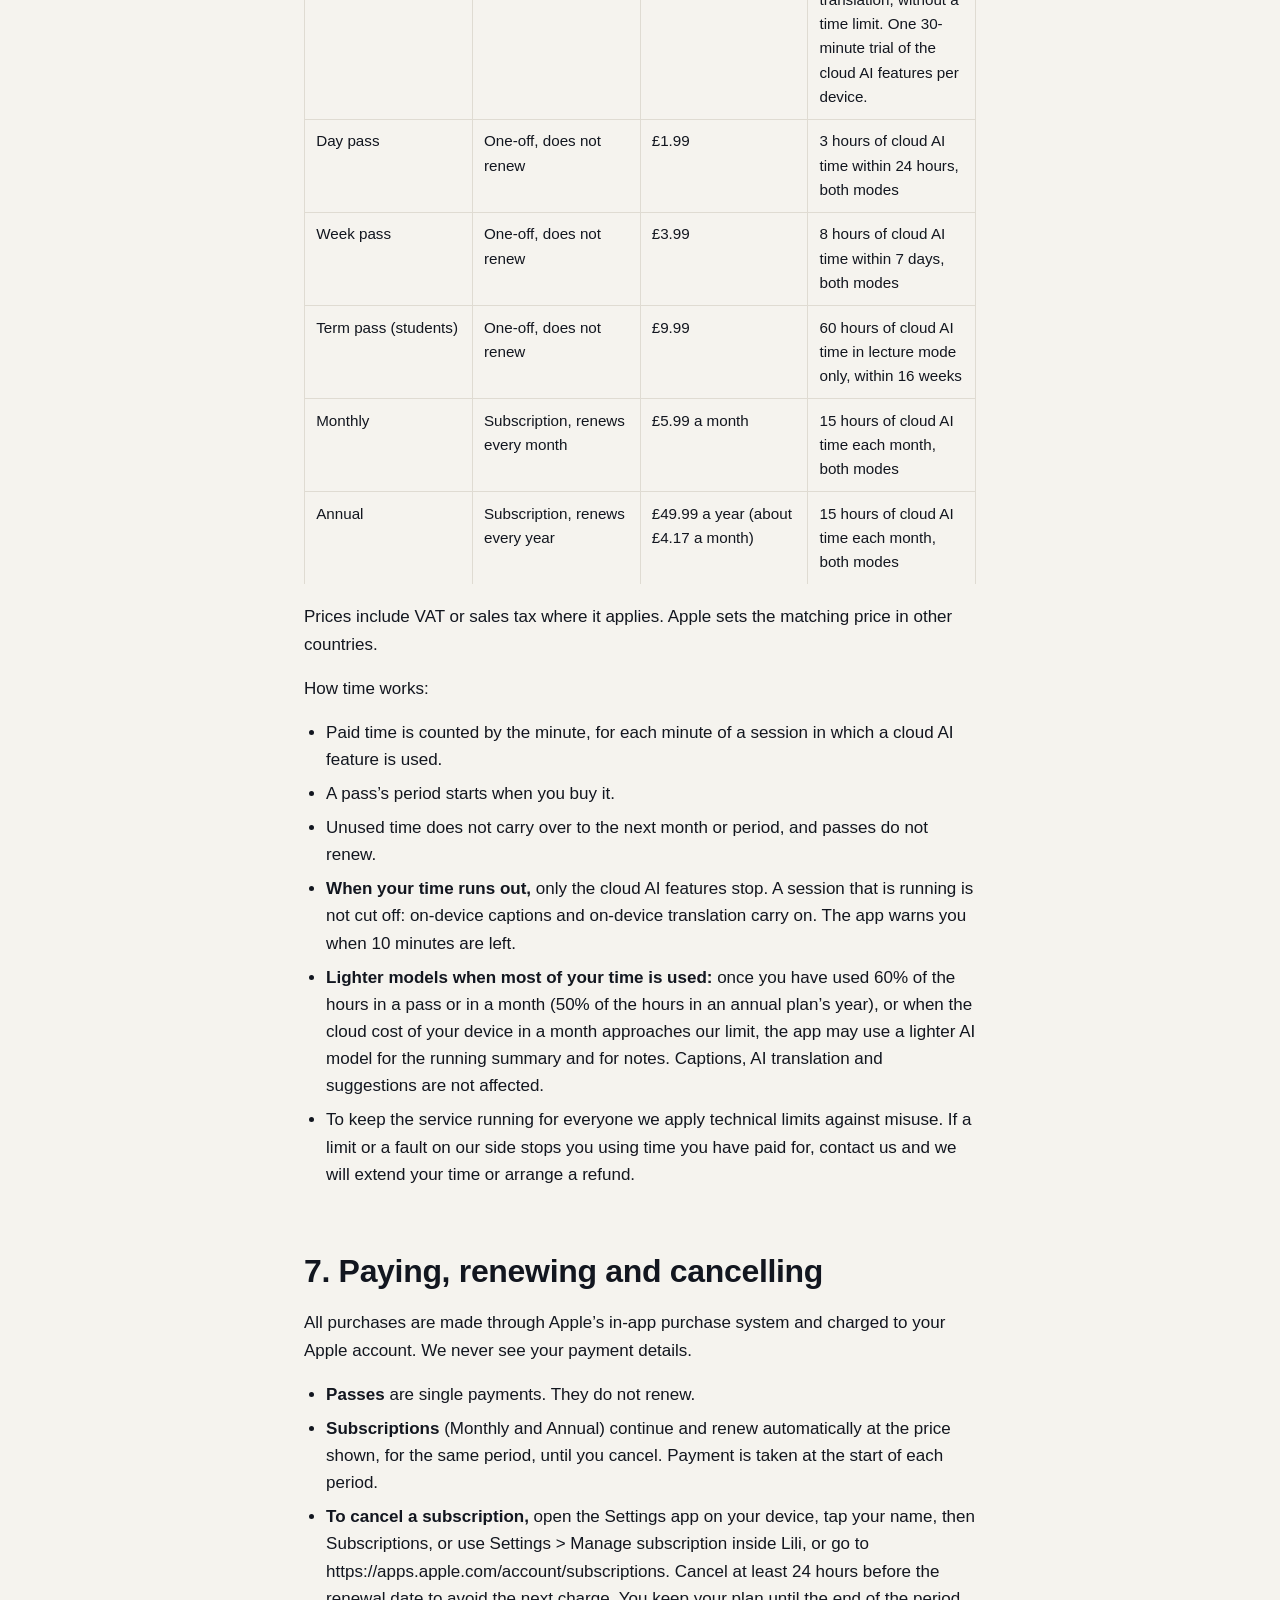
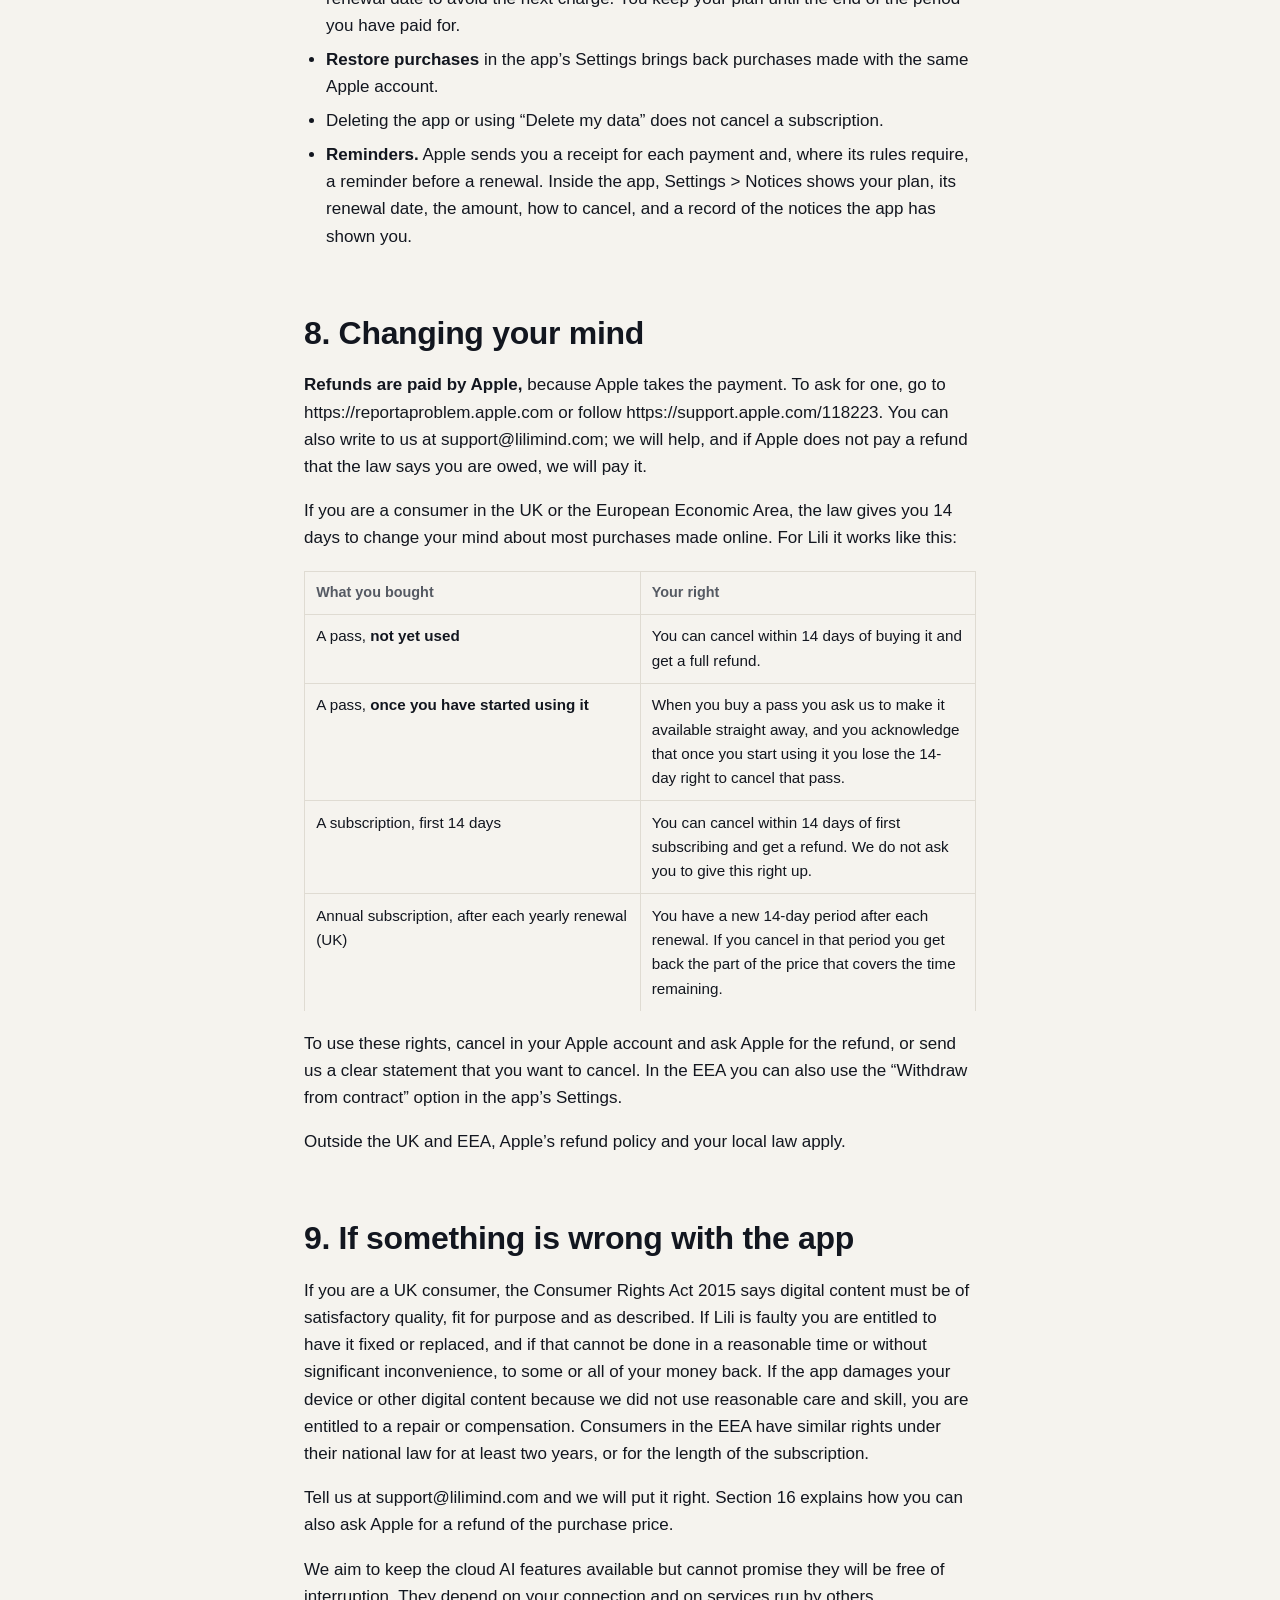
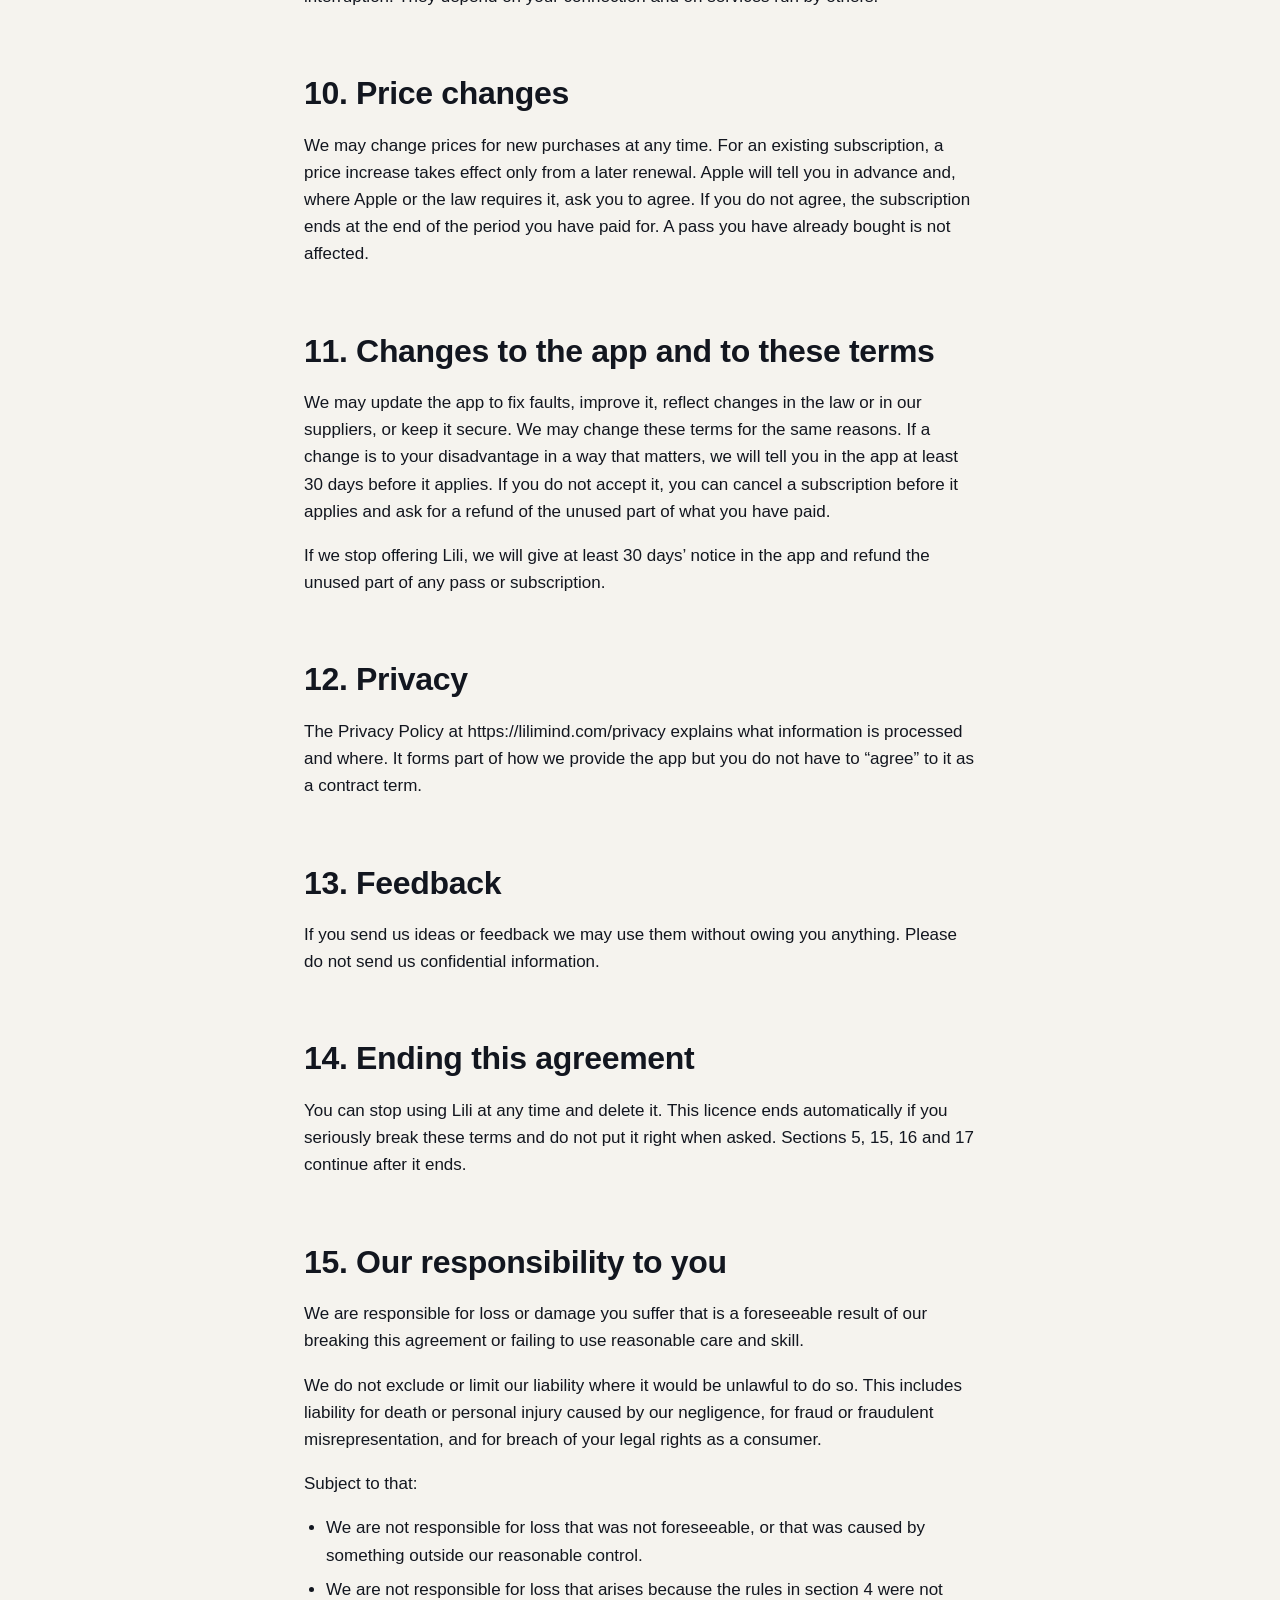
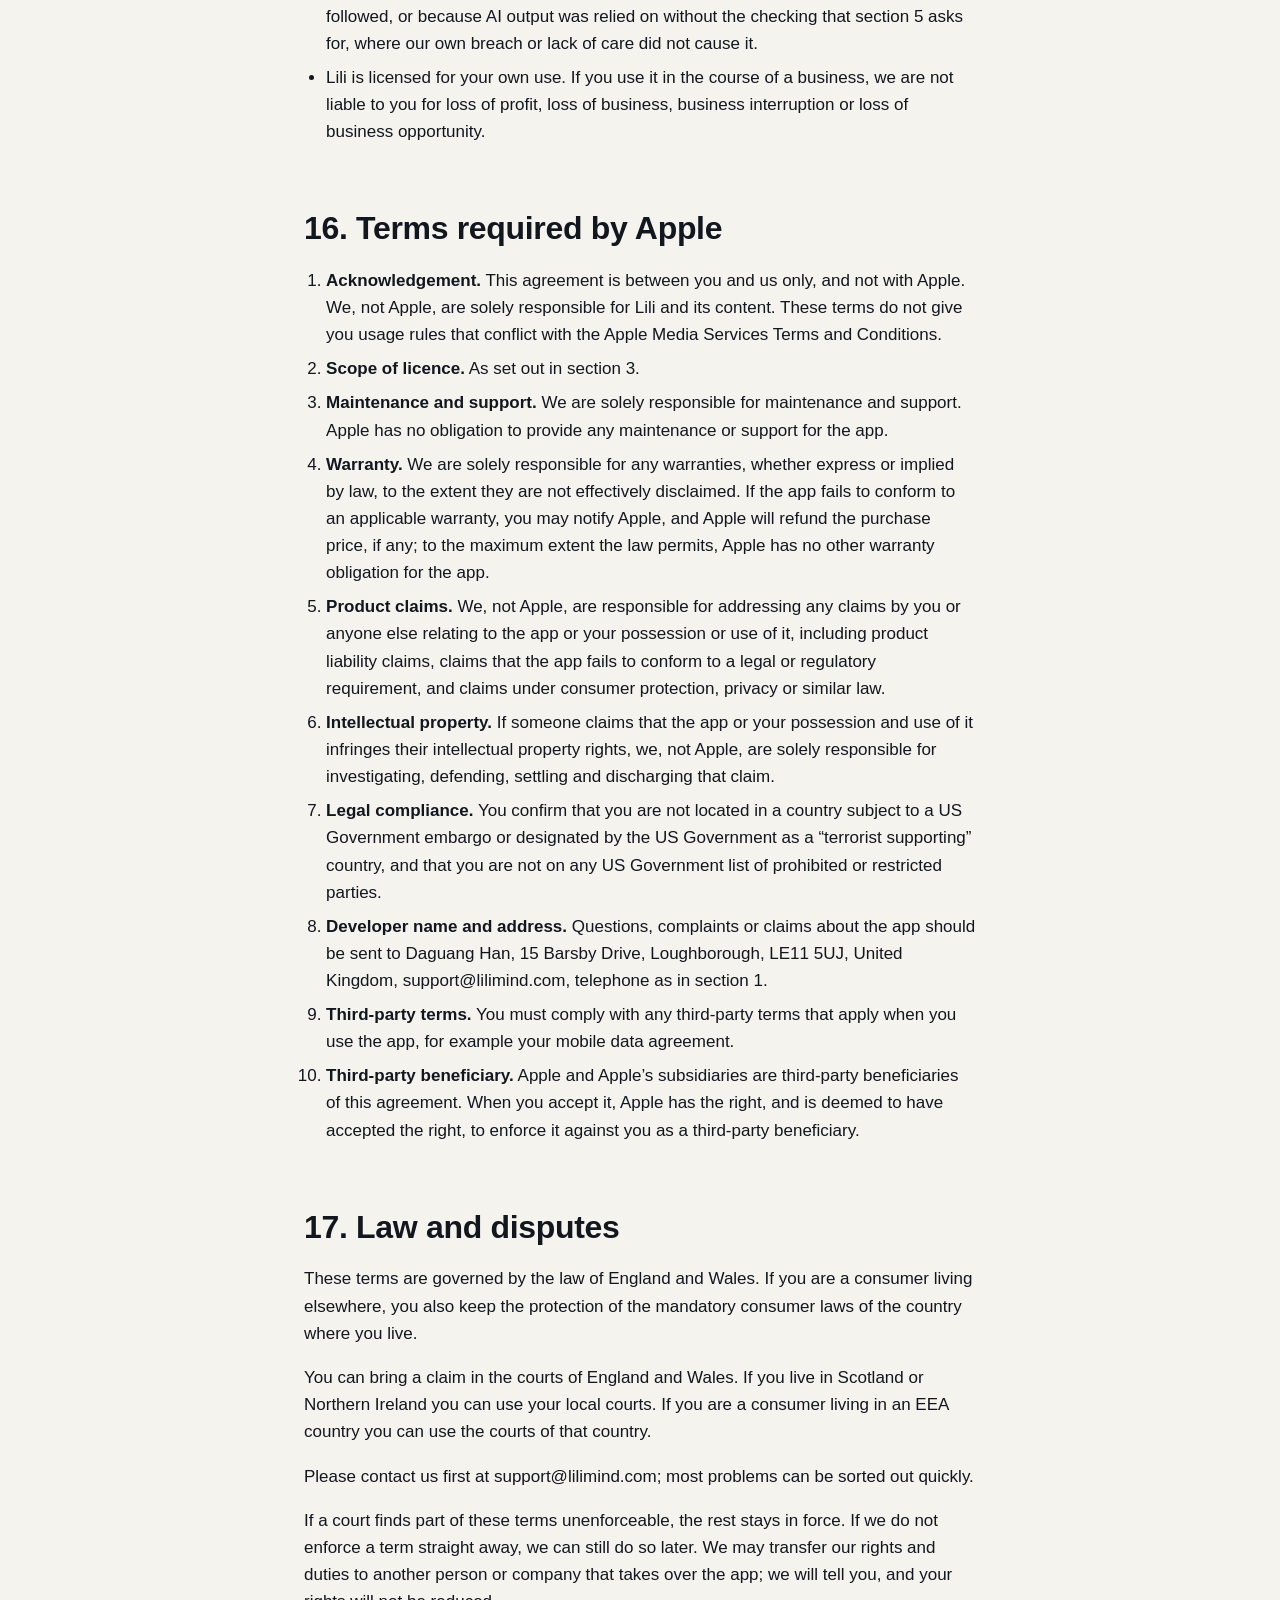
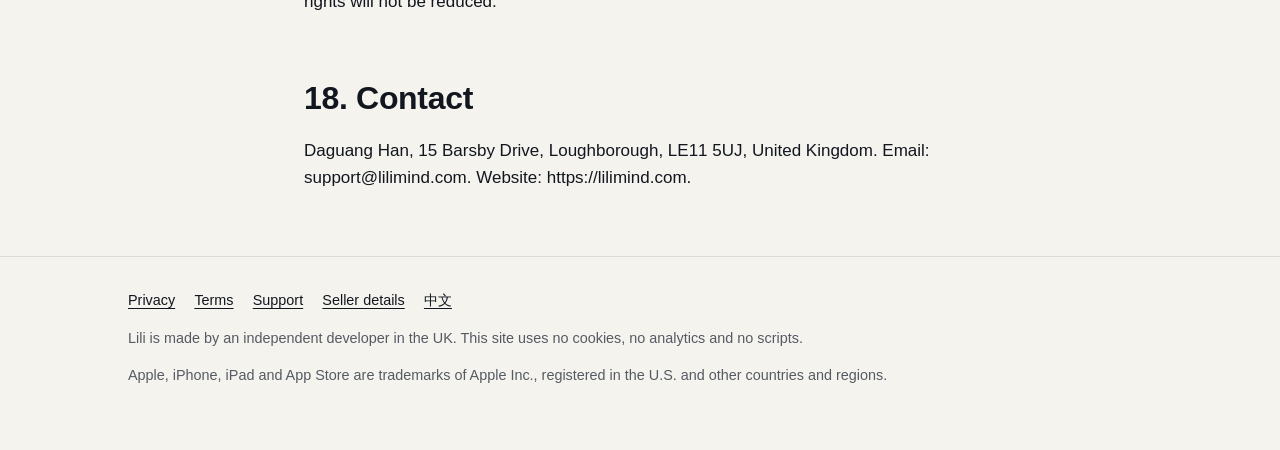
<file: terms.html>
<!doctype html>
<html lang="en-GB">
<head>
<meta charset="utf-8">
<meta name="viewport" content="width=device-width, initial-scale=1">
<title>Terms of Use | Lili</title>
<meta name="description" content="Terms of use for the Lili app, including passes, subscriptions, cancelling and refunds.">
<meta name="theme-color" content="#F5F3EE" media="(prefers-color-scheme: light)"><meta name="theme-color" content="#0B0F17" media="(prefers-color-scheme: dark)">
<meta name="color-scheme" content="dark">
<link rel="canonical" href="https://lilimind.com/terms">
<link rel="icon" href="data:image/svg+xml,%3Csvg xmlns='http://www.w3.org/2000/svg' viewBox='0 0 32 32'%3E%3Crect width='32' height='32' rx='7' fill='%2314284B'/%3E%3Crect x='7' y='12' width='18' height='3.5' rx='1.5' fill='%23F5F1E6'/%3E%3Crect x='7' y='18.5' width='12' height='3.5' rx='1.5' fill='%23C9A961'/%3E%3C/svg%3E">
<link rel="stylesheet" href="styles.css">
</head>
<body>
<a class="skip" href="#main">Skip to content</a>

<header class="site-header">
  <div class="wrap">
    <a class="brand" href="index.html"><span class="brand-mark" aria-hidden="true"></span>Lili</a>
    <nav aria-label="Main">
      <ul class="nav">
        <li><a href="index.html#how">How it works</a></li>
        <li><a href="index.html#prices">Prices</a></li>
        <li><a href="index.html#faq">Questions</a></li>
        <li><a href="support.html">Support</a></li>
        <li><a href="zh/index.html" lang="zh-Hans" hreflang="zh-Hans">中文</a></li>
      </ul>
    </nav>
  </div>
</header>

<main id="main" class="page">
  <div class="wrap narrow">
<h1 id="lilimind-terms-of-use">Lili Terms of Use</h1>
<p>Effective date: 14 November 2026</p>
<p>These terms are the licence agreement for the Lili app for iPhone and iPad. Please read them before you use the app. If you do not agree, do not use it.</p>
<h2 id="who-we-are-and-how-this-agreement-works">1. Who we are and how this agreement works</h2>
<p>Lili is provided by Daguang Han, an individual developer based in the United Kingdom (“we”, “us”). Address: 15 Barsby Drive, Loughborough, LE11 5UJ, United Kingdom. Email: support@lilimind.com. Telephone: +44 7840 816841.</p>
<p>This agreement is between you and us. It is not with Apple. Section 16 sets out terms that Apple requires.</p>
<p>If you are a consumer, you have legal rights that these terms cannot take away. Nothing here reduces them.</p>
<p>You must be 18 or over to use Lili.</p>
<h2 id="what-lilimind-does">2. What Lili does</h2>
<p>Lili listens to a meeting, lecture or call that you are part of and shows what is said as captions. Speech is turned into text on your device. Audio is never uploaded. It is saved, on your device only, if you turn recording on for a session; recording is off by default.</p>
<ul>
<li><strong>Free features:</strong> on-device captions and on-device translation between English and Chinese.</li>
<li><strong>Paid cloud AI features:</strong> AI translation, suggestions for what to say (meeting mode), a running summary, answers to your questions about what was said, and notes at the end. These need an internet connection. The text is sent to our AI provider as described in the Privacy Policy.</li>
</ul>
<p>Version 1 supports English and Chinese only and needs iOS or iPadOS 26 or later.</p>
<h2 id="your-licence">3. Your licence</h2>
<p>We give you a personal, non-exclusive, non-transferable licence to use Lili on Apple devices that you own or control, as allowed by the Usage Rules in the Apple Media Services Terms and Conditions. Family Sharing is not available for Lili purchases. Paid time belongs to the Apple account that bought it and is shared across your own devices that use that account (use Restore purchases on another device).</p>
<p>You may not copy the app except as Apple allows, sell or rent it, reverse-engineer it except where the law gives you that right, or use it to build a competing service. We and our licensors own the app; you own nothing in it beyond this licence.</p>
<h2 id="rules-for-using-it">4. Rules for using it</h2>
<p>You agree that you will:</p>
<ol type="1">
<li><strong>Have the right to listen.</strong> Use Lili only for conversations, meetings, lectures and calls that you are taking part in or are allowed to attend.</li>
<li><strong>Tell the people present.</strong> Before each session, tell the people present that you are using an app that turns speech into text and sends the text to an AI service. The app asks you to confirm this every time and gives you a notice card to show. In some places the law requires everyone’s agreement before a conversation is captured; meeting that requirement is your responsibility. In the United States, several states, including California, require the agreement of everyone taking part before a private conversation is recorded or listened to by a device. If you or anyone taking part is in one of those states, or you are not sure, ask everyone and start only if they all agree. If you turn recording on, always ask everyone first. If anyone objects, do not start, or stop the session.</li>
<li><strong>Follow local rules.</strong> Follow the rules of the venue, your employer, your school or university, and the organiser of the meeting. If they do not allow tools like this, do not use it there.</li>
<li><strong>Not use it where aids are not allowed.</strong> Do not use Lili in an exam, test, assessment, interview or similar setting unless the person running it has agreed.</li>
<li><strong>Not deceive anyone.</strong> Do not use Lili to mislead people about who is speaking or writing, or pass off AI output as something it is not where that would be dishonest.</li>
<li><strong>Respect confidentiality.</strong> Do not use it for conversations you are bound to keep confidential unless the people entitled to that confidence agree.</li>
<li><strong>Use it lawfully.</strong> Do not use it to break the law, to harass anyone, or to create content that is unlawful or harmful. Do not try to get around usage limits, share purchases outside what Apple allows, or interfere with the service.</li>
</ol>
<p>Transcripts and notes are stored on your device. You are responsible for keeping them safe and for what you do with them.</p>
<p>If you seriously or repeatedly break these rules we may suspend the cloud features for your device. This does not affect any refund the law entitles you to.</p>
<h2 id="ai-output">5. AI output</h2>
<p>Translations, suggestions, summaries, answers and notes are produced by an AI model. Every AI output in the app is labelled “AI-generated. Please check.”</p>
<ul>
<li>AI output can be wrong, incomplete or out of date. Captions can mishear words, names and numbers.</li>
<li>Check anything important against what was actually said before you rely on it.</li>
<li>Suggestions are suggestions. You decide what to say and do.</li>
<li>Lili does not give legal, medical, financial or other professional advice, and it is not a medical device.</li>
</ul>
<h2 id="plans-and-time">6. Plans and time</h2>
<p>The plans and prices shown in the app at the time you buy are the ones that apply. On the UK App Store at the effective date they are:</p>
<table>
<colgroup>
<col style="width: 25%" />
<col style="width: 25%" />
<col style="width: 25%" />
<col style="width: 25%" />
</colgroup>
<thead>
<tr>
<th>Plan</th>
<th>Type</th>
<th>UK price</th>
<th>What you get</th>
</tr>
</thead>
<tbody>
<tr>
<td>Free</td>
<td>–</td>
<td>£0</td>
<td>On-device captions and on-device translation, without a time limit. One 30-minute trial of the cloud AI features per device.</td>
</tr>
<tr>
<td>Day pass</td>
<td>One-off, does not renew</td>
<td>£1.99</td>
<td>3 hours of cloud AI time within 24 hours, both modes</td>
</tr>
<tr>
<td>Week pass</td>
<td>One-off, does not renew</td>
<td>£3.99</td>
<td>8 hours of cloud AI time within 7 days, both modes</td>
</tr>
<tr>
<td>Term pass (students)</td>
<td>One-off, does not renew</td>
<td>£9.99</td>
<td>60 hours of cloud AI time in lecture mode only, within 16 weeks</td>
</tr>
<tr>
<td>Monthly</td>
<td>Subscription, renews every month</td>
<td>£5.99 a month</td>
<td>15 hours of cloud AI time each month, both modes</td>
</tr>
<tr>
<td>Annual</td>
<td>Subscription, renews every year</td>
<td>£49.99 a year (about £4.17 a month)</td>
<td>15 hours of cloud AI time each month, both modes</td>
</tr>
</tbody>
</table>
<p>Prices include VAT or sales tax where it applies. Apple sets the matching price in other countries.</p>
<p>How time works:</p>
<ul>
<li>Paid time is counted by the minute, for each minute of a session in which a cloud AI feature is used.</li>
<li>A pass’s period starts when you buy it.</li>
<li>Unused time does not carry over to the next month or period, and passes do not renew.</li>
<li><strong>When your time runs out,</strong> only the cloud AI features stop. A session that is running is not cut off: on-device captions and on-device translation carry on. The app warns you when 10 minutes are left.</li>
<li><strong>Lighter models when most of your time is used:</strong> once you have used 60% of the hours in a pass or in a month (50% of the hours in an annual plan’s year), or when the cloud cost of your device in a month approaches our limit, the app may use a lighter AI model for the running summary and for notes. Captions, AI translation and suggestions are not affected.</li>
<li>To keep the service running for everyone we apply technical limits against misuse. If a limit or a fault on our side stops you using time you have paid for, contact us and we will extend your time or arrange a refund.</li>
</ul>
<h2 id="paying-renewing-and-cancelling">7. Paying, renewing and cancelling</h2>
<p>All purchases are made through Apple’s in-app purchase system and charged to your Apple account. We never see your payment details.</p>
<ul>
<li><strong>Passes</strong> are single payments. They do not renew.</li>
<li><strong>Subscriptions</strong> (Monthly and Annual) continue and renew automatically at the price shown, for the same period, until you cancel. Payment is taken at the start of each period.</li>
<li><strong>To cancel a subscription,</strong> open the Settings app on your device, tap your name, then Subscriptions, or use Settings &gt; Manage subscription inside Lili, or go to https://apps.apple.com/account/subscriptions. Cancel at least 24 hours before the renewal date to avoid the next charge. You keep your plan until the end of the period you have paid for.</li>
<li><strong>Restore purchases</strong> in the app’s Settings brings back purchases made with the same Apple account.</li>
<li>Deleting the app or using “Delete my data” does not cancel a subscription.</li>
<li><strong>Reminders.</strong> Apple sends you a receipt for each payment and, where its rules require, a reminder before a renewal. Inside the app, Settings &gt; Notices shows your plan, its renewal date, the amount, how to cancel, and a record of the notices the app has shown you.</li>
</ul>
<h2 id="changing-your-mind">8. Changing your mind</h2>
<p><strong>Refunds are paid by Apple,</strong> because Apple takes the payment. To ask for one, go to https://reportaproblem.apple.com or follow https://support.apple.com/118223. You can also write to us at support@lilimind.com; we will help, and if Apple does not pay a refund that the law says you are owed, we will pay it.</p>
<p>If you are a consumer in the UK or the European Economic Area, the law gives you 14 days to change your mind about most purchases made online. For Lili it works like this:</p>
<table>
<colgroup>
<col style="width: 50%" />
<col style="width: 50%" />
</colgroup>
<thead>
<tr>
<th>What you bought</th>
<th>Your right</th>
</tr>
</thead>
<tbody>
<tr>
<td>A pass, <strong>not yet used</strong></td>
<td>You can cancel within 14 days of buying it and get a full refund.</td>
</tr>
<tr>
<td>A pass, <strong>once you have started using it</strong></td>
<td>When you buy a pass you ask us to make it available straight away, and you acknowledge that once you start using it you lose the 14-day right to cancel that pass.</td>
</tr>
<tr>
<td>A subscription, first 14 days</td>
<td>You can cancel within 14 days of first subscribing and get a refund. We do not ask you to give this right up.</td>
</tr>
<tr>
<td>Annual subscription, after each yearly renewal (UK)</td>
<td>You have a new 14-day period after each renewal. If you cancel in that period you get back the part of the price that covers the time remaining.</td>
</tr>
</tbody>
</table>
<p>To use these rights, cancel in your Apple account and ask Apple for the refund, or send us a clear statement that you want to cancel. In the EEA you can also use the “Withdraw from contract” option in the app’s Settings.</p>
<p>Outside the UK and EEA, Apple’s refund policy and your local law apply.</p>
<h2 id="if-something-is-wrong-with-the-app">9. If something is wrong with the app</h2>
<p>If you are a UK consumer, the Consumer Rights Act 2015 says digital content must be of satisfactory quality, fit for purpose and as described. If Lili is faulty you are entitled to have it fixed or replaced, and if that cannot be done in a reasonable time or without significant inconvenience, to some or all of your money back. If the app damages your device or other digital content because we did not use reasonable care and skill, you are entitled to a repair or compensation. Consumers in the EEA have similar rights under their national law for at least two years, or for the length of the subscription.</p>
<p>Tell us at support@lilimind.com and we will put it right. Section 16 explains how you can also ask Apple for a refund of the purchase price.</p>
<p>We aim to keep the cloud AI features available but cannot promise they will be free of interruption. They depend on your connection and on services run by others.</p>
<h2 id="price-changes">10. Price changes</h2>
<p>We may change prices for new purchases at any time. For an existing subscription, a price increase takes effect only from a later renewal. Apple will tell you in advance and, where Apple or the law requires it, ask you to agree. If you do not agree, the subscription ends at the end of the period you have paid for. A pass you have already bought is not affected.</p>
<h2 id="changes-to-the-app-and-to-these-terms">11. Changes to the app and to these terms</h2>
<p>We may update the app to fix faults, improve it, reflect changes in the law or in our suppliers, or keep it secure. We may change these terms for the same reasons. If a change is to your disadvantage in a way that matters, we will tell you in the app at least 30 days before it applies. If you do not accept it, you can cancel a subscription before it applies and ask for a refund of the unused part of what you have paid.</p>
<p>If we stop offering Lili, we will give at least 30 days’ notice in the app and refund the unused part of any pass or subscription.</p>
<h2 id="privacy">12. Privacy</h2>
<p>The Privacy Policy at https://lilimind.com/privacy explains what information is processed and where. It forms part of how we provide the app but you do not have to “agree” to it as a contract term.</p>
<h2 id="feedback">13. Feedback</h2>
<p>If you send us ideas or feedback we may use them without owing you anything. Please do not send us confidential information.</p>
<h2 id="ending-this-agreement">14. Ending this agreement</h2>
<p>You can stop using Lili at any time and delete it. This licence ends automatically if you seriously break these terms and do not put it right when asked. Sections 5, 15, 16 and 17 continue after it ends.</p>
<h2 id="our-responsibility-to-you">15. Our responsibility to you</h2>
<p>We are responsible for loss or damage you suffer that is a foreseeable result of our breaking this agreement or failing to use reasonable care and skill.</p>
<p>We do not exclude or limit our liability where it would be unlawful to do so. This includes liability for death or personal injury caused by our negligence, for fraud or fraudulent misrepresentation, and for breach of your legal rights as a consumer.</p>
<p>Subject to that:</p>
<ul>
<li>We are not responsible for loss that was not foreseeable, or that was caused by something outside our reasonable control.</li>
<li>We are not responsible for loss that arises because the rules in section 4 were not followed, or because AI output was relied on without the checking that section 5 asks for, where our own breach or lack of care did not cause it.</li>
<li>Lili is licensed for your own use. If you use it in the course of a business, we are not liable to you for loss of profit, loss of business, business interruption or loss of business opportunity.</li>
</ul>
<h2 id="terms-required-by-apple">16. Terms required by Apple</h2>
<ol type="1">
<li><strong>Acknowledgement.</strong> This agreement is between you and us only, and not with Apple. We, not Apple, are solely responsible for Lili and its content. These terms do not give you usage rules that conflict with the Apple Media Services Terms and Conditions.</li>
<li><strong>Scope of licence.</strong> As set out in section 3.</li>
<li><strong>Maintenance and support.</strong> We are solely responsible for maintenance and support. Apple has no obligation to provide any maintenance or support for the app.</li>
<li><strong>Warranty.</strong> We are solely responsible for any warranties, whether express or implied by law, to the extent they are not effectively disclaimed. If the app fails to conform to an applicable warranty, you may notify Apple, and Apple will refund the purchase price, if any; to the maximum extent the law permits, Apple has no other warranty obligation for the app.</li>
<li><strong>Product claims.</strong> We, not Apple, are responsible for addressing any claims by you or anyone else relating to the app or your possession or use of it, including product liability claims, claims that the app fails to conform to a legal or regulatory requirement, and claims under consumer protection, privacy or similar law.</li>
<li><strong>Intellectual property.</strong> If someone claims that the app or your possession and use of it infringes their intellectual property rights, we, not Apple, are solely responsible for investigating, defending, settling and discharging that claim.</li>
<li><strong>Legal compliance.</strong> You confirm that you are not located in a country subject to a US Government embargo or designated by the US Government as a “terrorist supporting” country, and that you are not on any US Government list of prohibited or restricted parties.</li>
<li><strong>Developer name and address.</strong> Questions, complaints or claims about the app should be sent to Daguang Han, 15 Barsby Drive, Loughborough, LE11 5UJ, United Kingdom, support@lilimind.com, telephone as in section 1.</li>
<li><strong>Third-party terms.</strong> You must comply with any third-party terms that apply when you use the app, for example your mobile data agreement.</li>
<li><strong>Third-party beneficiary.</strong> Apple and Apple’s subsidiaries are third-party beneficiaries of this agreement. When you accept it, Apple has the right, and is deemed to have accepted the right, to enforce it against you as a third-party beneficiary.</li>
</ol>
<h2 id="law-and-disputes">17. Law and disputes</h2>
<p>These terms are governed by the law of England and Wales. If you are a consumer living elsewhere, you also keep the protection of the mandatory consumer laws of the country where you live.</p>
<p>You can bring a claim in the courts of England and Wales. If you live in Scotland or Northern Ireland you can use your local courts. If you are a consumer living in an EEA country you can use the courts of that country.</p>
<p>Please contact us first at support@lilimind.com; most problems can be sorted out quickly.</p>
<p>If a court finds part of these terms unenforceable, the rest stays in force. If we do not enforce a term straight away, we can still do so later. We may transfer our rights and duties to another person or company that takes over the app; we will tell you, and your rights will not be reduced.</p>
<h2 id="contact">18. Contact</h2>
<p>Daguang Han, 15 Barsby Drive, Loughborough, LE11 5UJ, United Kingdom. Email: support@lilimind.com. Website: https://lilimind.com.</p>
  </div>
</main>

<footer class="site-footer">
  <div class="wrap">
    <ul>
      <li><a href="privacy.html">Privacy</a></li>
      <li><a href="terms.html" aria-current="page">Terms</a></li>
      <li><a href="support.html">Support</a></li>
      <li><a href="support.html#seller">Seller details</a></li>
      <li><a href="zh/index.html" lang="zh-Hans" hreflang="zh-Hans">中文</a></li>
    </ul>
    <p>Lili is made by an independent developer in the UK. This site uses no cookies, no analytics and no scripts.</p>
    <p>Apple, iPhone, iPad and App Store are trademarks of Apple Inc., registered in the U.S. and other countries and regions.</p>
  </div>
</footer>
</body>
</html>
</file>
<file: styles.css>
/* Site stylesheet. One file, no scripts, system fonts. Light by default, dark when the device asks (2026-11-15 refresh: paper + ink + indigo; 2026-11-15 evening: default Midnight Navy). */

:root {
  --bg: #F5F3EE;
  --surface: #FFFFFF;
  --surface-2: #ECE9E2;
  --line: #DFDBD2;
  --text: #12161F;
  --muted: #555A63;
  --accent: #14284B;
  --accent-text: #1E4D8C;
  --accent-ink: #FFFFFF;
  --accent-hover: #1F3A66;
  --radius: 14px;
  --max: 68rem;
  --pad: 1.25rem;
  color-scheme: light dark;
}
@media (prefers-color-scheme: dark) {
  :root {
    --bg: #0B0F17; --surface: #131926; --surface-2: #1C2433; --line: #283246;
    --text: #F2F1EC; --muted: #B3AFA7; --accent: #8FB0E6; --accent-text: #86B4FF; --accent-ink: #0B1A33; --accent-hover: #A6C1EE;
  }
}

*, *::before, *::after { box-sizing: border-box; }

html { -webkit-text-size-adjust: 100%; text-size-adjust: 100%; scroll-behavior: smooth; }

@media (prefers-reduced-motion: reduce) {
  html { scroll-behavior: auto; }
}

body {
  margin: 0;
  background: var(--bg);
  color: var(--text);
  font-family: -apple-system, BlinkMacSystemFont, "Segoe UI", Roboto, "Helvetica Neue", Arial,
    "PingFang SC", "Hiragino Sans GB", "Microsoft YaHei", "Noto Sans CJK SC", sans-serif;
  font-size: 1.0625rem;
  line-height: 1.6;
}

h1, h2, h3 { line-height: 1.2; margin: 0 0 0.6em; font-weight: 700; letter-spacing: -0.01em; }
h1 { font-size: clamp(1.9rem, 6vw, 3rem); }
h2 { font-size: clamp(1.45rem, 4vw, 2rem); }
h3 { font-size: 1.15rem; }
p, ul, ol { margin: 0 0 1em; }
ul, ol { padding-left: 1.3em; }
li { margin-bottom: 0.4em; }

a { color: var(--accent-text); text-underline-offset: 0.18em; }
a:hover { text-decoration-thickness: 2px; }
:focus-visible { outline: 3px solid var(--accent); outline-offset: 3px; border-radius: 4px; }

code { font-family: ui-monospace, SFMono-Regular, Menlo, Consolas, monospace; font-size: 0.92em; }

.wrap { max-width: var(--max); margin: 0 auto; padding: 0 var(--pad); }
.narrow { max-width: 46rem; }
.muted { color: var(--muted); }
.small { font-size: 0.9rem; }

.sr-only {
  position: absolute; width: 1px; height: 1px; padding: 0; margin: -1px;
  overflow: hidden; clip: rect(0, 0, 0, 0); white-space: nowrap; border: 0;
}

.skip {
  position: absolute; left: var(--pad); top: -4rem; z-index: 10;
  background: var(--accent); color: var(--accent-ink);
  padding: 0.6rem 1rem; border-radius: 8px; font-weight: 600; text-decoration: none;
}
.skip:focus { top: 0.75rem; }

/* Header */
.site-header { border-bottom: 1px solid var(--line); }
.site-header .wrap {
  display: flex; flex-wrap: wrap; align-items: center; justify-content: space-between;
  gap: 0.5rem 1rem; padding-top: 0.9rem; padding-bottom: 0.9rem;
}
.brand {
  display: inline-flex; align-items: center; gap: 0.55rem;
  color: var(--text); font-weight: 700; font-size: 1.1rem; text-decoration: none;
}
.brand-mark {
  width: 1.5rem; height: 1.5rem; border-radius: 6px; background: var(--accent);
  display: inline-block; position: relative; flex: none;
}
.brand-mark::before, .brand-mark::after {
  content: ""; position: absolute; left: 22%; height: 12%; border-radius: 2px; background: var(--accent-ink);
}
.brand-mark::before { top: 36%; width: 56%; }
.brand-mark::after { top: 58%; width: 38%; }
.nav { display: flex; flex-wrap: wrap; gap: 0.25rem 1.1rem; list-style: none; margin: 0; padding: 0; }
.nav li { margin: 0; }
.nav a { color: var(--muted); text-decoration: none; padding: 0.35rem 0; display: inline-block; }
.nav a:hover, .nav a[aria-current="page"] { color: var(--text); text-decoration: underline; }

/* Sections */
section { padding: 3rem 0; }
section + section { border-top: 1px solid var(--line); }
.lead { font-size: 1.15rem; color: var(--muted); max-width: 40rem; }

/* Hero */
.hero { padding: 2.5rem 0 3rem; }
.hero-grid { display: grid; gap: 2.5rem; align-items: center; }
.hero h1 { max-width: 20em; }
.hero-facts { color: var(--muted); font-size: 0.95rem; margin-top: 1rem; }
.notice-line {
  margin-top: 1rem; padding: 0.75rem 1rem; border: 1px solid var(--line);
  border-left: 4px solid var(--accent); border-radius: 8px; background: var(--surface); font-size: 0.95rem;
}

.store-btn {
  display: inline-flex; align-items: center; justify-content: center;
  min-height: 3rem; padding: 0.7rem 1.4rem; border-radius: 12px;
  background: var(--accent); color: var(--accent-ink);
  font-weight: 700; text-decoration: none; border: 2px solid var(--accent);
}
.store-btn:hover { background: var(--accent-hover); }
.store-soon {
  display: inline-block; margin: 0; padding: 0.7rem 1.2rem; border-radius: 12px;
  border: 2px dashed var(--accent); color: var(--accent-text); font-weight: 600;
}

/* Cards and grids */
.grid { display: grid; gap: 1rem; }
.card {
  background: var(--surface); border: 1px solid var(--line); border-radius: var(--radius);
  padding: 1.25rem;
}
.card h3 { color: var(--accent-text); }
.card p:last-child { margin-bottom: 0; }

.steps { list-style: none; padding: 0; counter-reset: step; }
.steps > li {
  counter-increment: step; position: relative; padding: 1.25rem 1.25rem 1.25rem 4.25rem; margin: 0;
  background: var(--surface); border: 1px solid var(--line); border-radius: var(--radius);
}
.steps > li::before {
  content: counter(step); position: absolute; left: 1.25rem; top: 1.2rem;
  width: 2.1rem; height: 2.1rem; border-radius: 50%;
  background: var(--accent); color: var(--accent-ink);
  display: flex; align-items: center; justify-content: center; font-weight: 700;
}
.steps h3 { margin-bottom: 0.3em; }
.steps p { margin: 0; color: var(--muted); }

.ticks { list-style: none; padding: 0; }
.ticks li { position: relative; padding-left: 1.6rem; margin-bottom: 0.7em; }
.ticks li::before {
  content: ""; position: absolute; left: 0.1rem; top: 0.55em;
  width: 0.7rem; height: 0.7rem; border-radius: 3px; background: var(--accent);
}

/* Table */
.table-wrap { overflow-x: auto; border: 1px solid var(--line); border-radius: var(--radius); background: var(--surface); }
table { border-collapse: collapse; width: 100%; min-width: 30rem; }
caption { text-align: left; padding: 0.9rem 1rem 0; color: var(--muted); font-size: 0.9rem; }
th, td { text-align: left; vertical-align: top; padding: 0.8rem 1rem; border-bottom: 1px solid var(--line); }
thead th { color: var(--muted); font-weight: 600; font-size: 0.9rem; }
tbody tr:last-child th, tbody tr:last-child td { border-bottom: 0; }
tbody th { font-weight: 700; white-space: nowrap; }
td.price { white-space: nowrap; color: var(--accent-text); font-weight: 700; }

/* FAQ */
details {
  background: var(--surface); border: 1px solid var(--line); border-radius: var(--radius);
  margin-bottom: 0.75rem;
}
summary {
  cursor: pointer; padding: 1rem 3rem 1rem 1.25rem; font-weight: 600;
  list-style: none; position: relative; border-radius: var(--radius);
}
summary::-webkit-details-marker { display: none; }
summary::after {
  content: "+"; position: absolute; right: 1.25rem; top: 0.85rem;
  color: var(--accent-text); font-size: 1.25rem; font-weight: 700; line-height: 1.5;
}
details[open] > summary::after { content: "\2212"; }
summary:hover { color: var(--accent-text); }
details[open] > summary { border-bottom: 1px solid var(--line); border-radius: var(--radius) var(--radius) 0 0; }
.answer { padding: 1rem 1.25rem 0.25rem; }
.answer ol li, .answer ul li { margin-bottom: 0.5em; }

/* Placeholder box (legal pages, contact) */
.placeholder {
  border: 2px dashed var(--accent); border-radius: var(--radius);
  padding: 1.25rem; background: var(--surface);
}
.placeholder strong { color: var(--accent-text); }

/* Text pages */
.page { padding: 2.5rem 0 3rem; }
.page h2 { margin-top: 2em; }
.page h3 { margin-top: 1.5em; }
.page table { display: block; max-width: 100%; overflow-x: auto; min-width: 0; margin: 1.25em 0; font-size: 0.95rem; }
.page th, .page td { border: 1px solid var(--line); padding: 0.6rem 0.7rem; min-width: 8.5rem; vertical-align: top; text-align: left; }
.page code { font-size: 0.9em; overflow-wrap: anywhere; }

/* Phone mock-ups (CSS only; replace with screenshots) */
.phones { display: grid; gap: 1.5rem; justify-items: center; margin-top: 2rem; }
.phone {
  margin: 0 auto; width: 100%; max-width: 17.5rem; aspect-ratio: 9 / 18.5;
  border-radius: 2.4rem; padding: 0.6rem; background: #000;
  border: 2px solid #2A2D36; box-shadow: 0 1.5rem 3rem rgba(23, 24, 40, 0.18);
}
.phone-screen {
  height: 100%; border-radius: 1.9rem; background: var(--bg); overflow: hidden;
  padding: 1.6rem 1rem 1rem; display: flex; flex-direction: column; gap: 0.7rem;
  font-size: 0.86rem; line-height: 1.4;
}
.phone-bar { display: flex; justify-content: space-between; align-items: center; color: var(--muted); font-size: 0.72rem; }
.listening { display: inline-flex; align-items: center; gap: 0.35rem; color: var(--accent-text); font-weight: 600; }
.listening::before { content: ""; width: 0.5rem; height: 0.5rem; border-radius: 50%; background: var(--accent); }
.cap { margin: 0; color: var(--text); }
.tr { margin: -0.45rem 0 0; color: var(--accent-text); }
.cap.dim, .tr.dim { opacity: 0.55; }
.panel {
  margin-top: auto; background: var(--surface-2); border: 1px solid var(--line);
  border-radius: 0.9rem; padding: 0.7rem 0.8rem;
}
.panel-title { margin: 0 0 0.35rem; font-weight: 700; color: var(--accent-text); font-size: 0.78rem; }
.panel ul { margin: 0; padding-left: 1.1em; }
.panel li { margin-bottom: 0.15em; }
.panel p { margin: 0 0 0.3rem; }
.ai-label { margin: 0.4rem 0 0; color: var(--muted); font-size: 0.68rem; }
.phone-caption { text-align: center; color: var(--muted); font-size: 0.85rem; margin-top: 0.8rem; }
/* Real screenshots, when they replace the mock-ups: <img class="phone-shot" ...> */
.phone-shot { display: block; width: 100%; max-width: 15rem; height: auto; margin: 0 auto; border: 1px solid var(--line); border-radius: 1.75rem; }

/* Footer */
.site-footer { border-top: 1px solid var(--line); padding: 2rem 0 3rem; color: var(--muted); font-size: 0.9rem; }
.site-footer ul { list-style: none; padding: 0; display: flex; flex-wrap: wrap; gap: 0.4rem 1.2rem; }
.site-footer li { margin: 0; }
.site-footer a { color: var(--text); }

/* Narrow screens: each row of the prices table becomes a small block, so nothing scrolls sideways.
   The table keeps its meaning for screen readers through the role attributes in the HTML. */
@media (max-width: 39.99rem) {
  .table-wrap table { min-width: 0; display: block; }
  .table-wrap caption { display: block; padding-bottom: 0.9rem; border-bottom: 1px solid var(--line); }
  .table-wrap thead {
    position: absolute; width: 1px; height: 1px; padding: 0; margin: -1px;
    overflow: hidden; clip: rect(0, 0, 0, 0); white-space: nowrap; border: 0;
  }
  .table-wrap tbody { display: block; }
  .table-wrap tbody tr {
    display: grid; grid-template-columns: 1fr auto; gap: 0.3rem 1rem;
    padding: 0.9rem 1rem; border-bottom: 1px solid var(--line);
  }
  .table-wrap tbody tr:last-child { border-bottom: 0; }
  .table-wrap tbody th, .table-wrap tbody td { display: block; padding: 0; border: 0; }
  .table-wrap tbody th { white-space: normal; }
  .table-wrap tbody td:last-child { grid-column: 1 / -1; color: var(--muted); }
}

/* Wider screens */
@media (min-width: 48rem) {
  :root { --pad: 2rem; }
  section { padding: 4rem 0; }
  .hero { padding: 4rem 0; }
  .hero-grid { grid-template-columns: 1.15fr 0.85fr; }
  .grid.three { grid-template-columns: repeat(3, 1fr); }
  .grid.two { grid-template-columns: repeat(2, 1fr); }
  .phones { grid-template-columns: repeat(3, 1fr); }
}

@media print {
  body { background: #fff; color: #000; }
  .site-header, .site-footer, .phone, .phones, .skip { display: none; }
  a { color: #000; }
}

/* Seller details in the footer (consumer-law requirement) */
.seller { font-size: 0.85rem; opacity: 0.75; margin: 0.5rem 0 0; }
</file>
